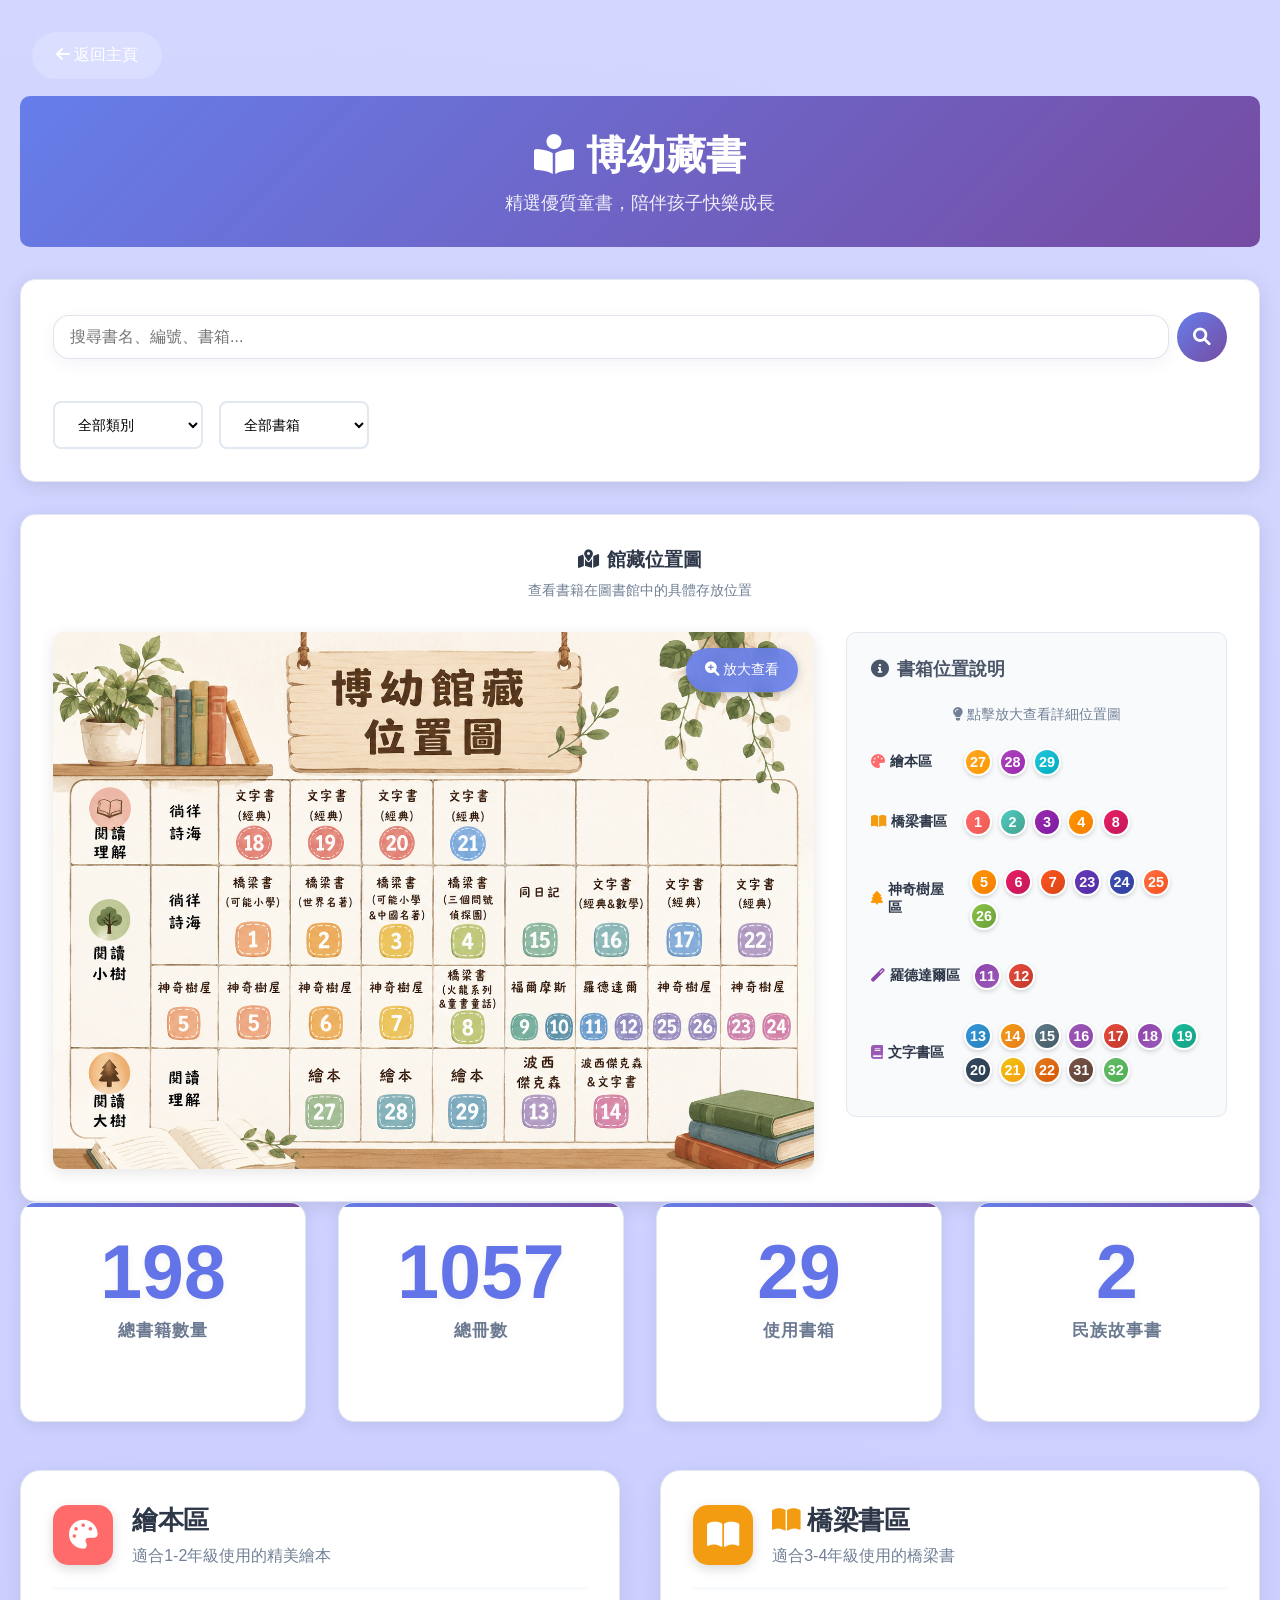
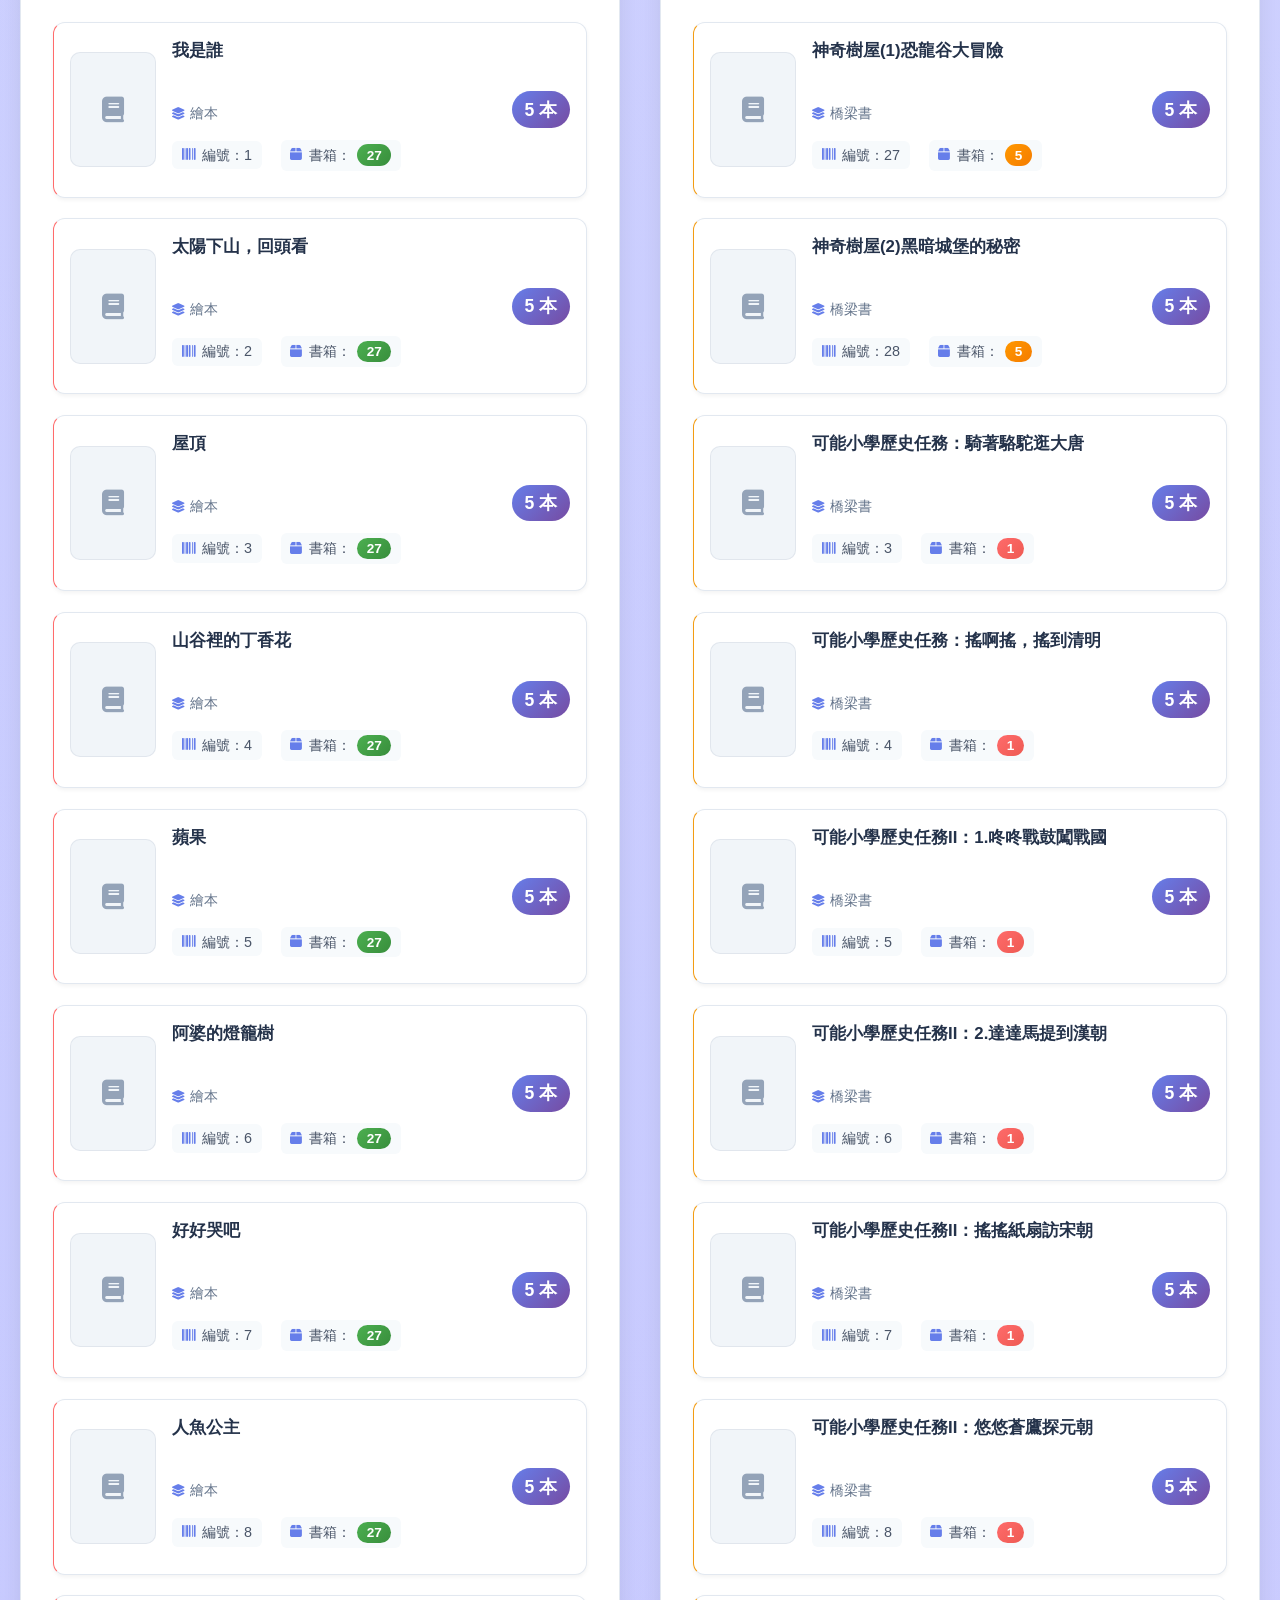
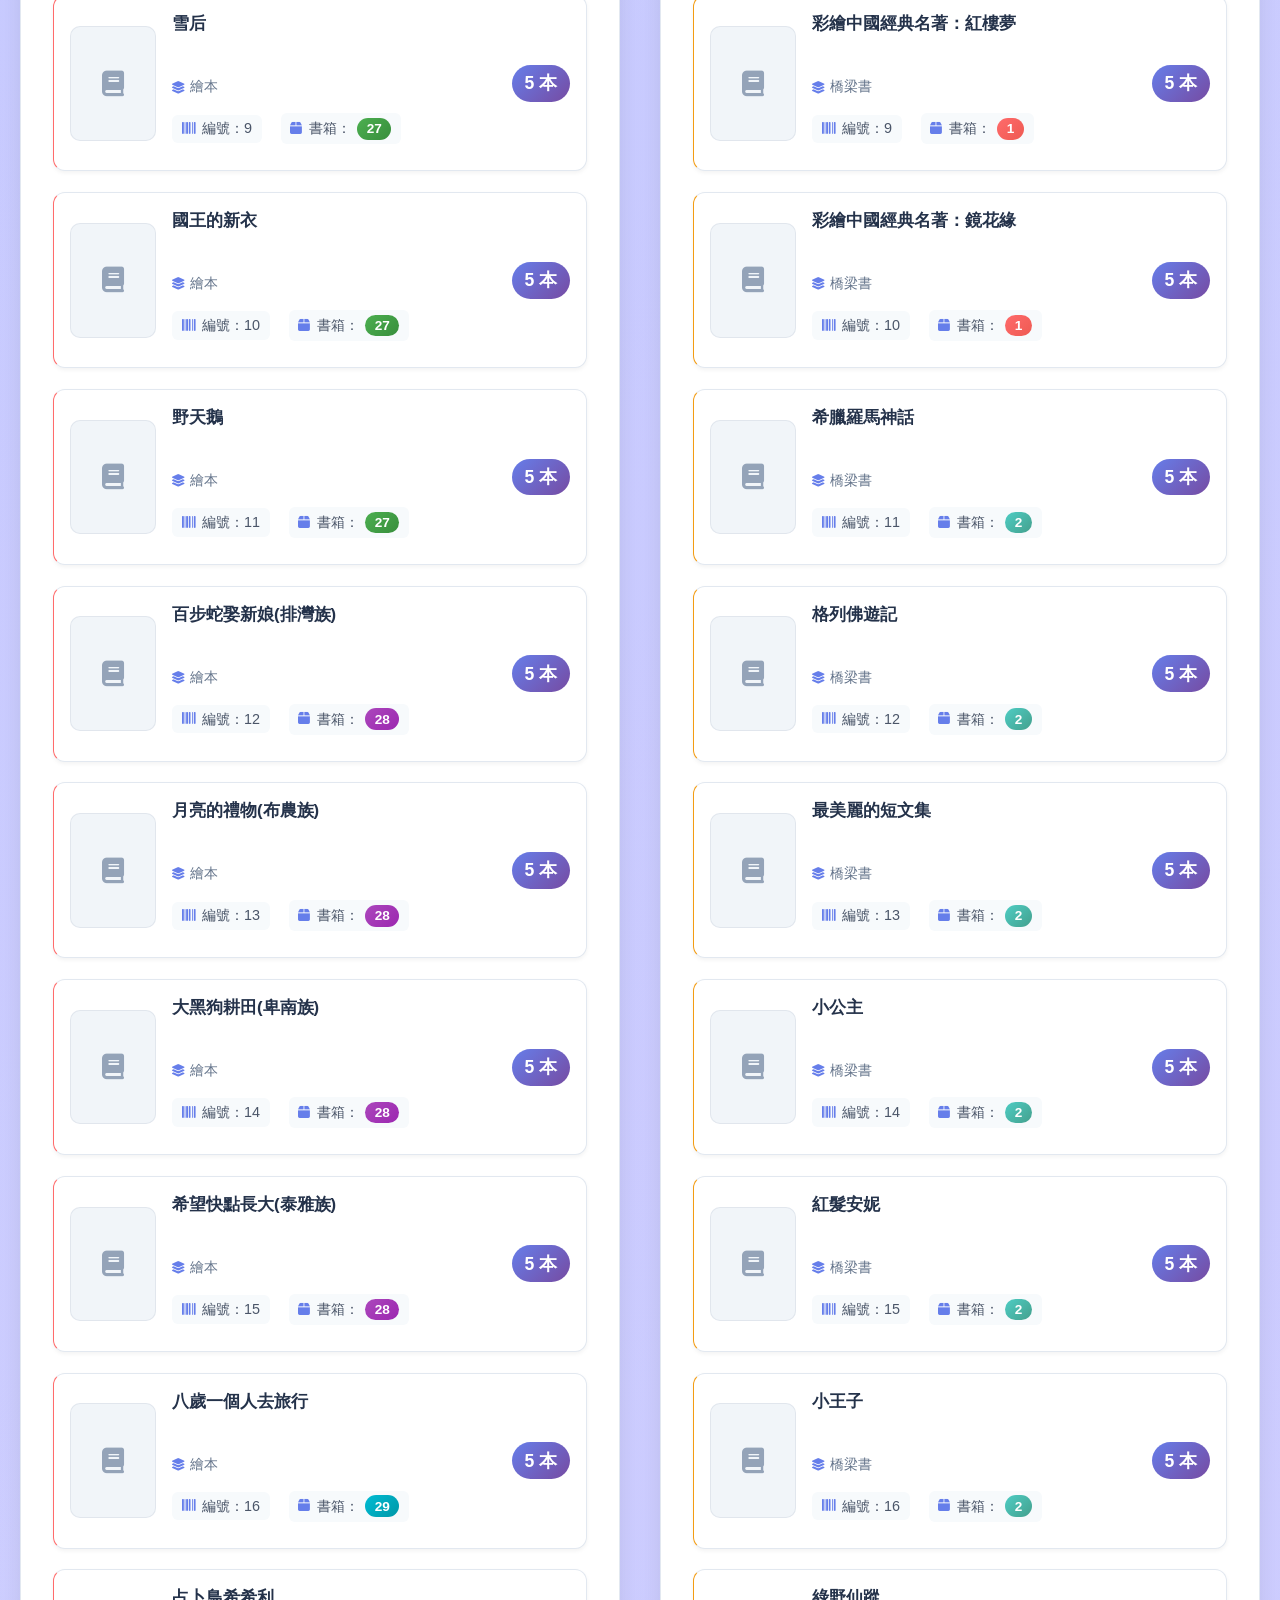
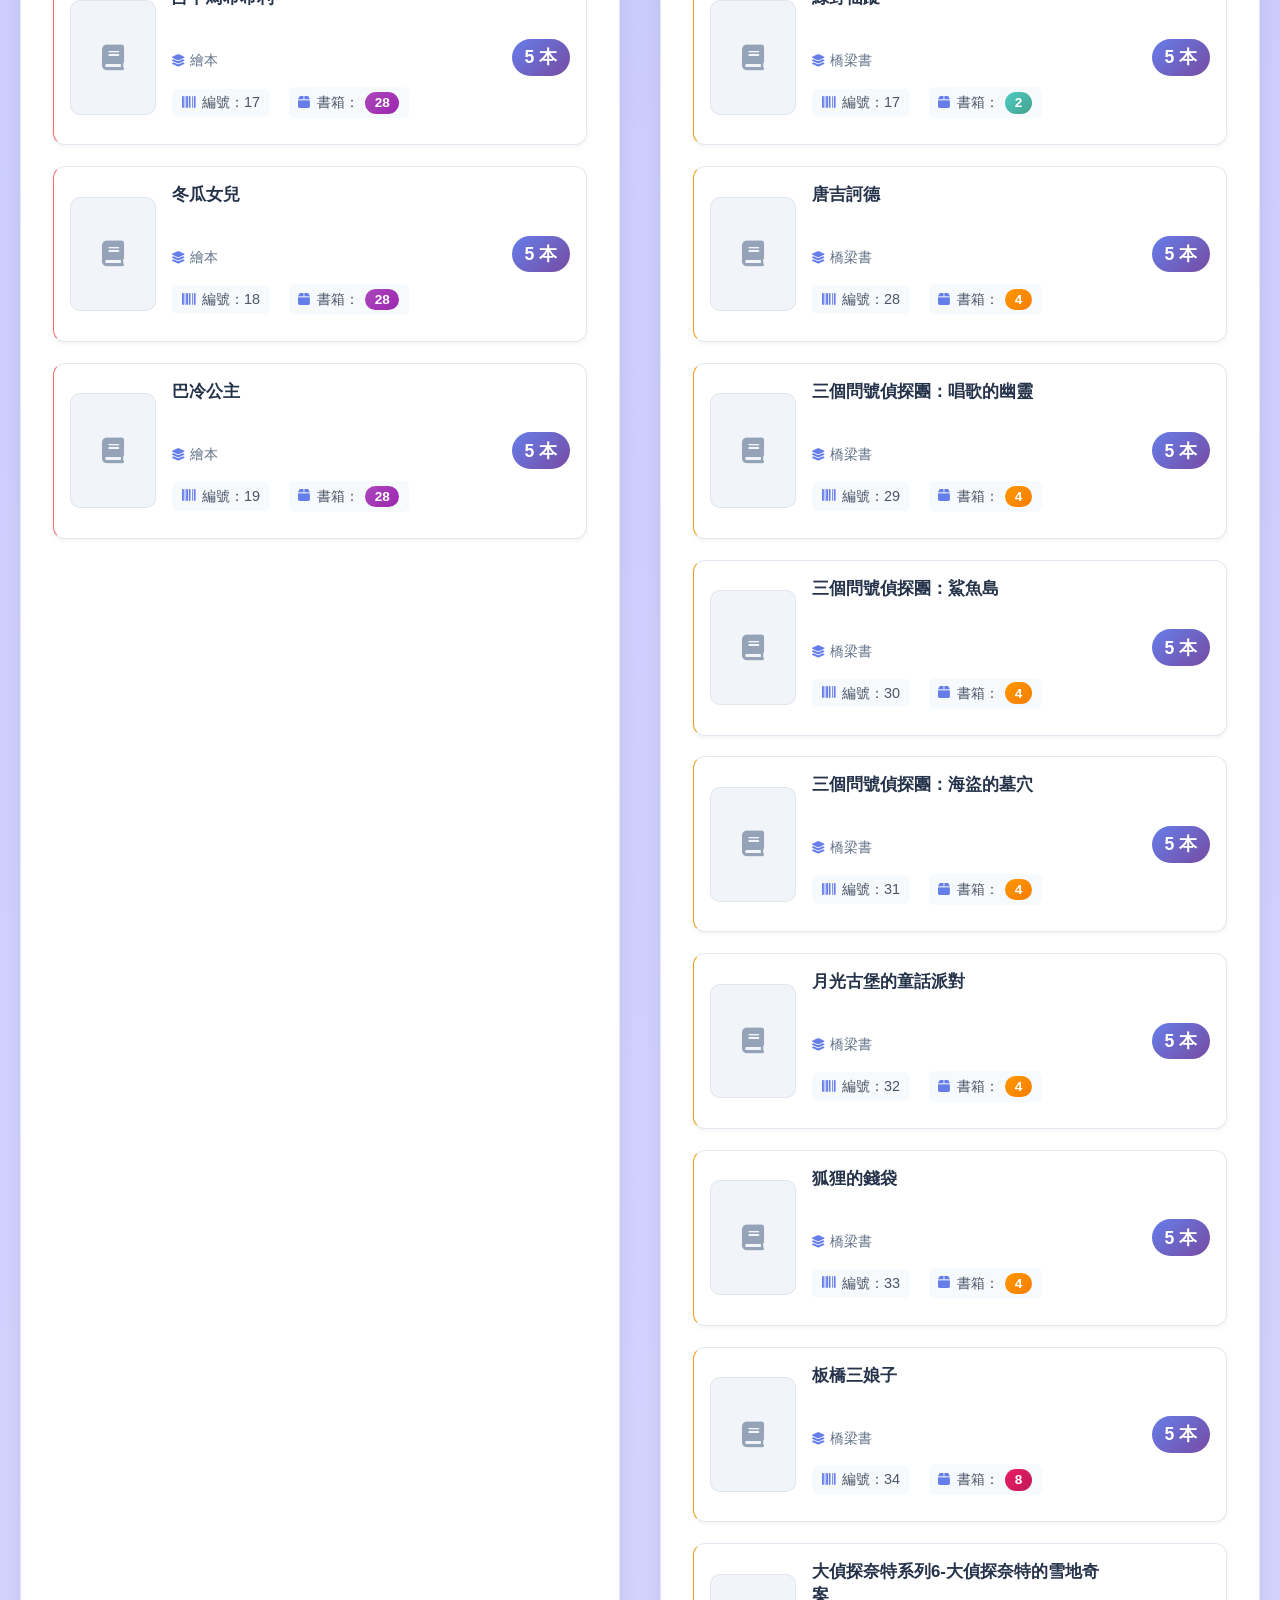
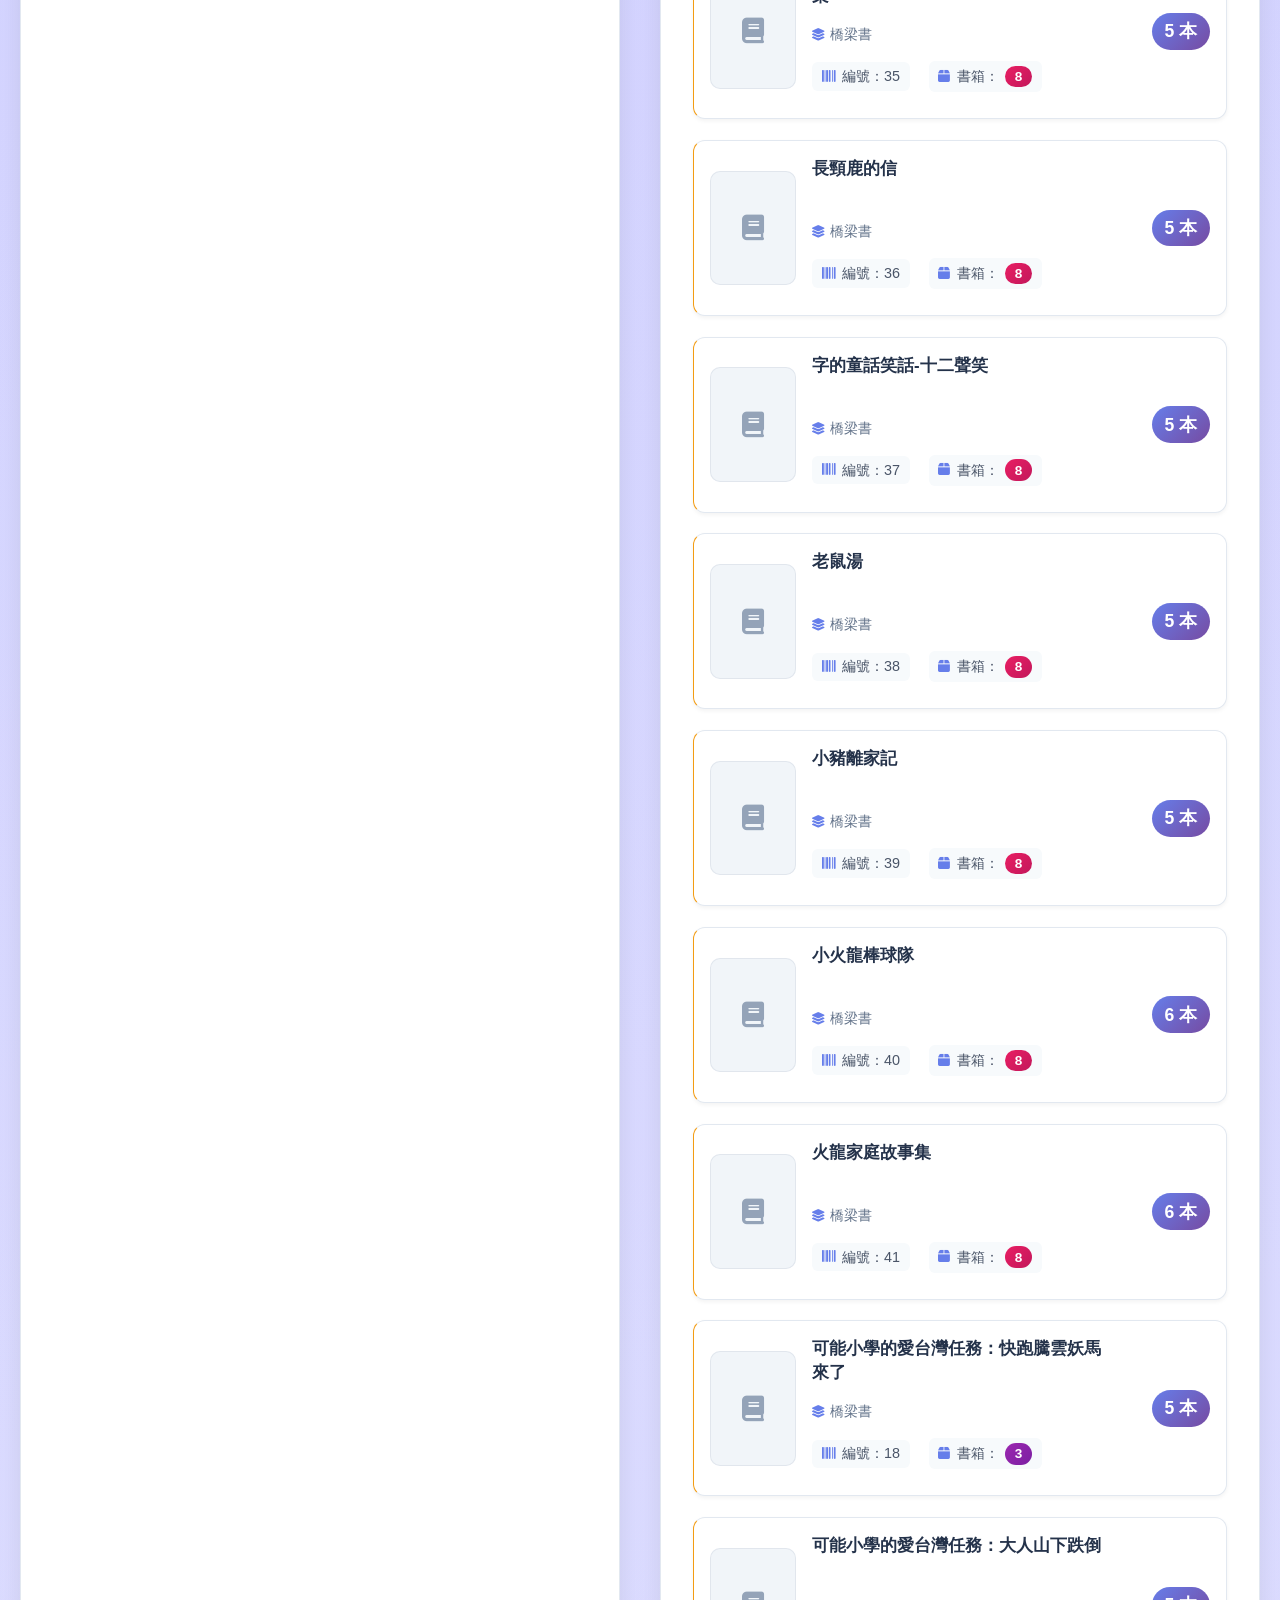
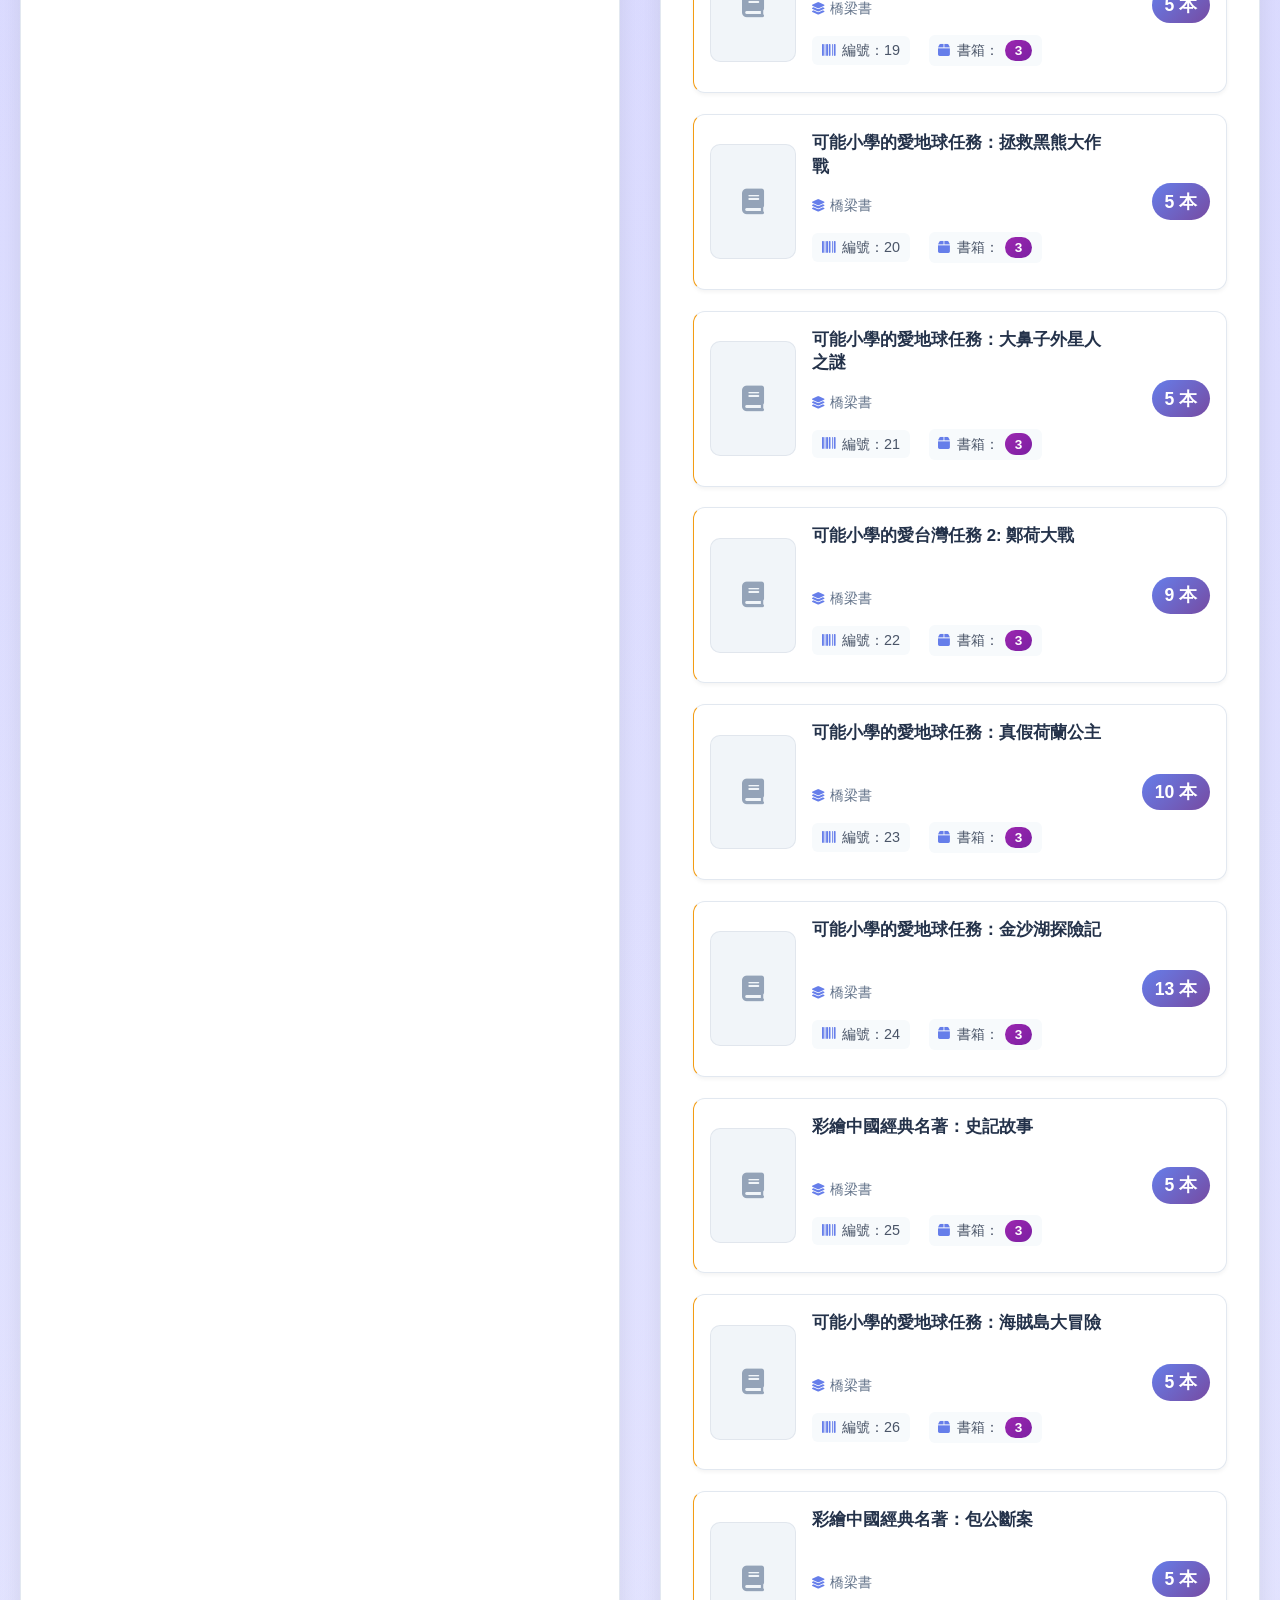
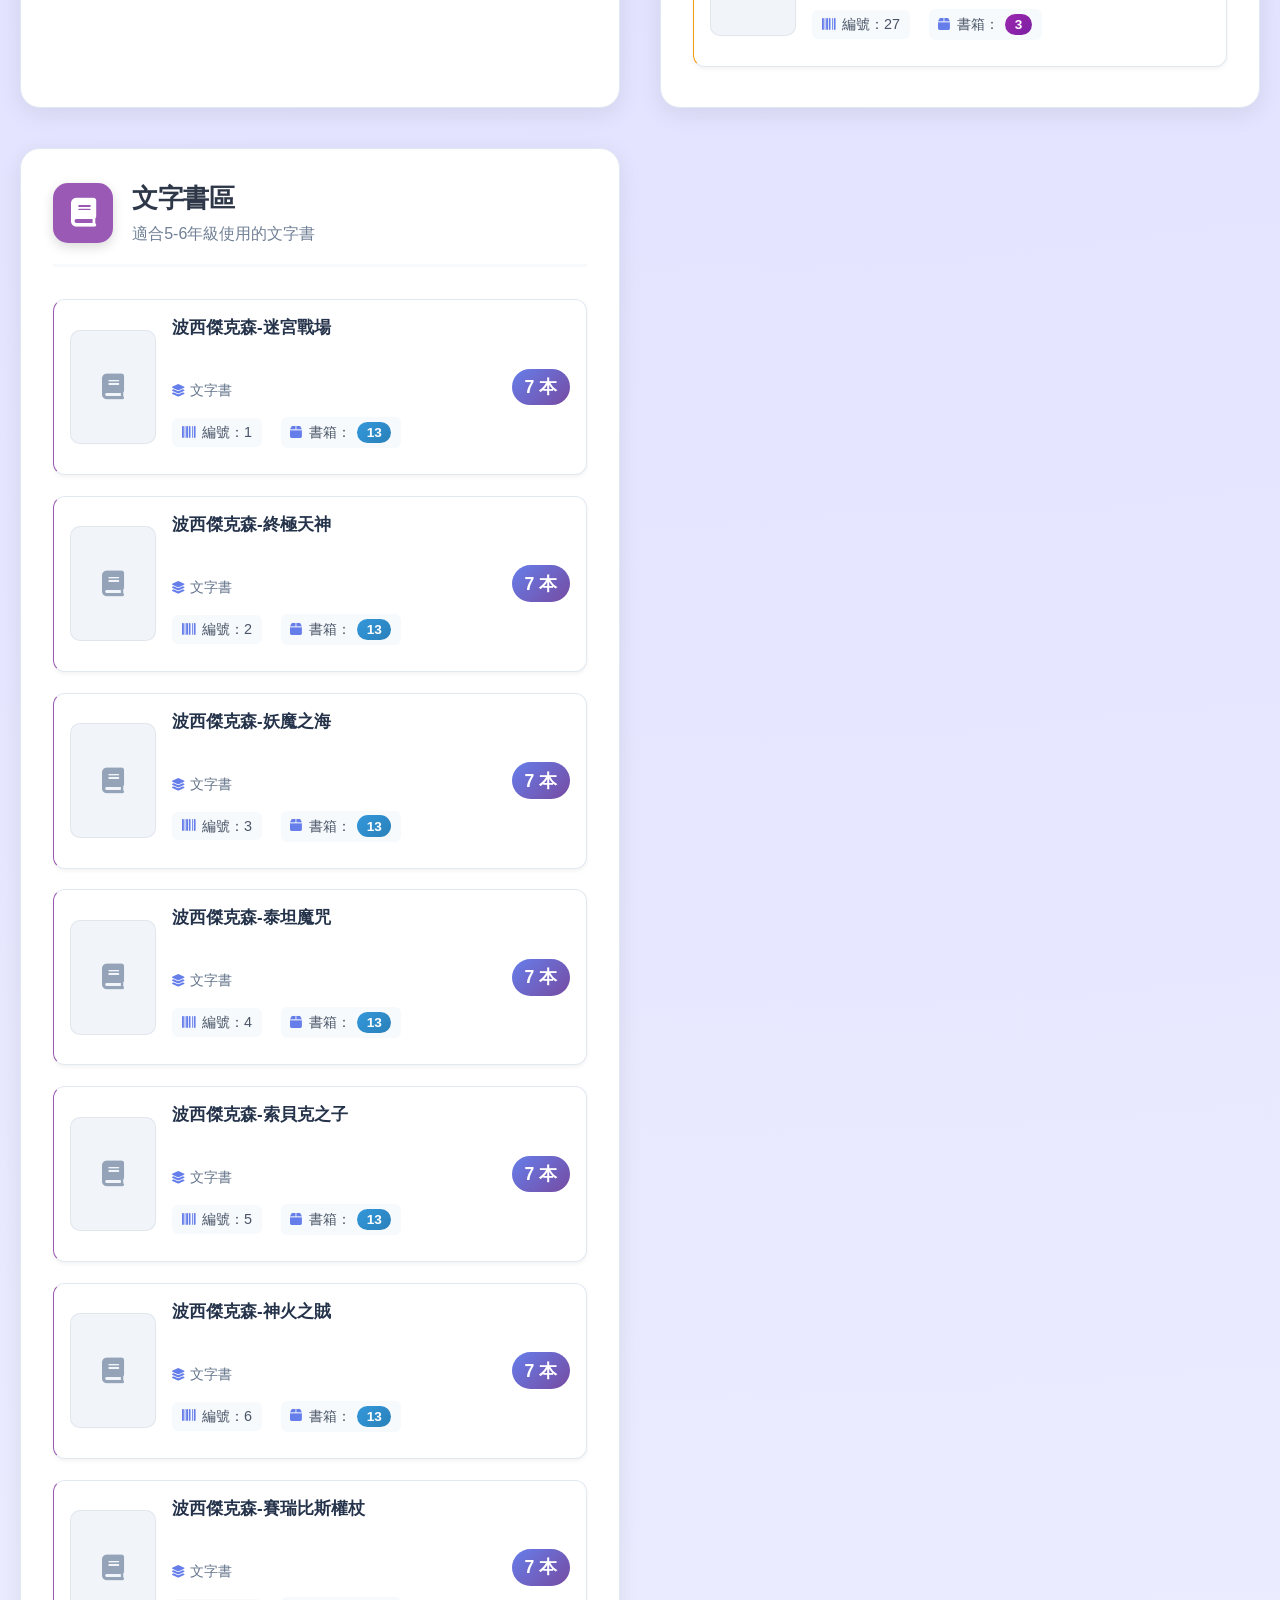
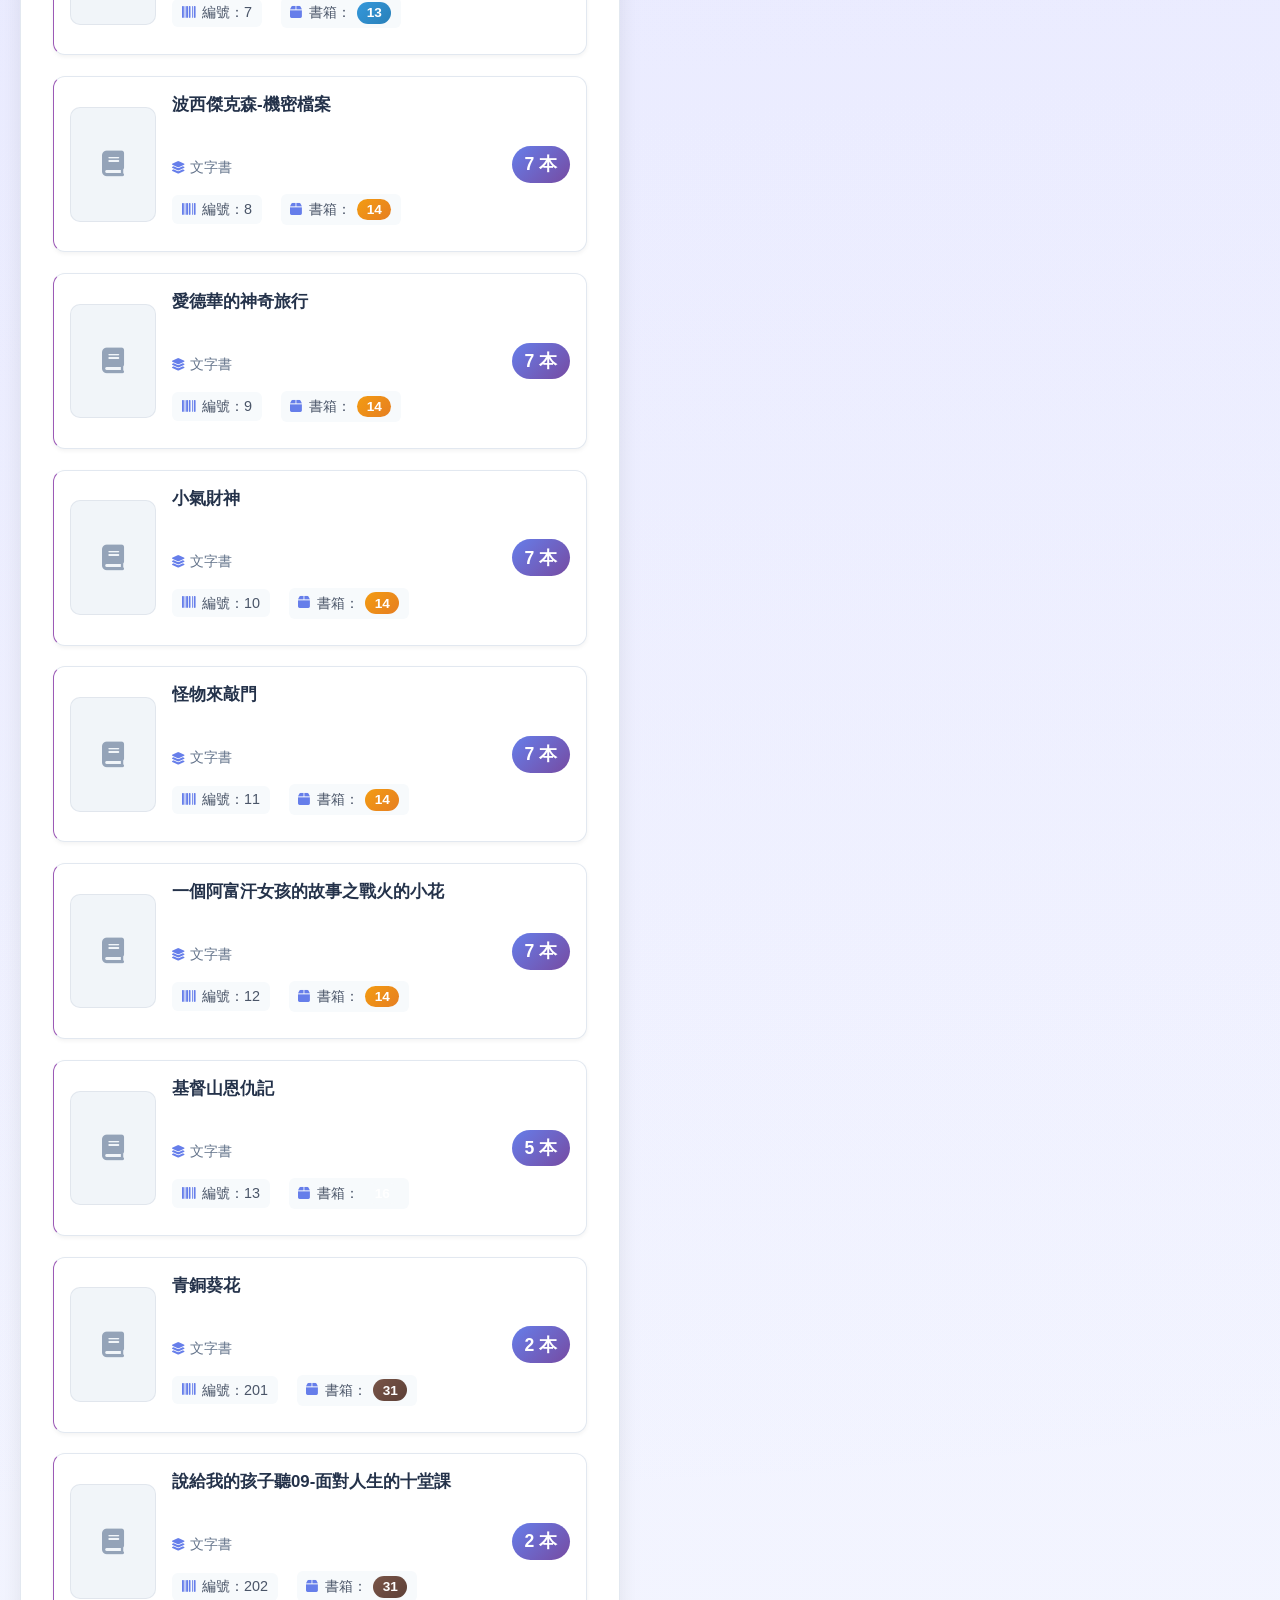
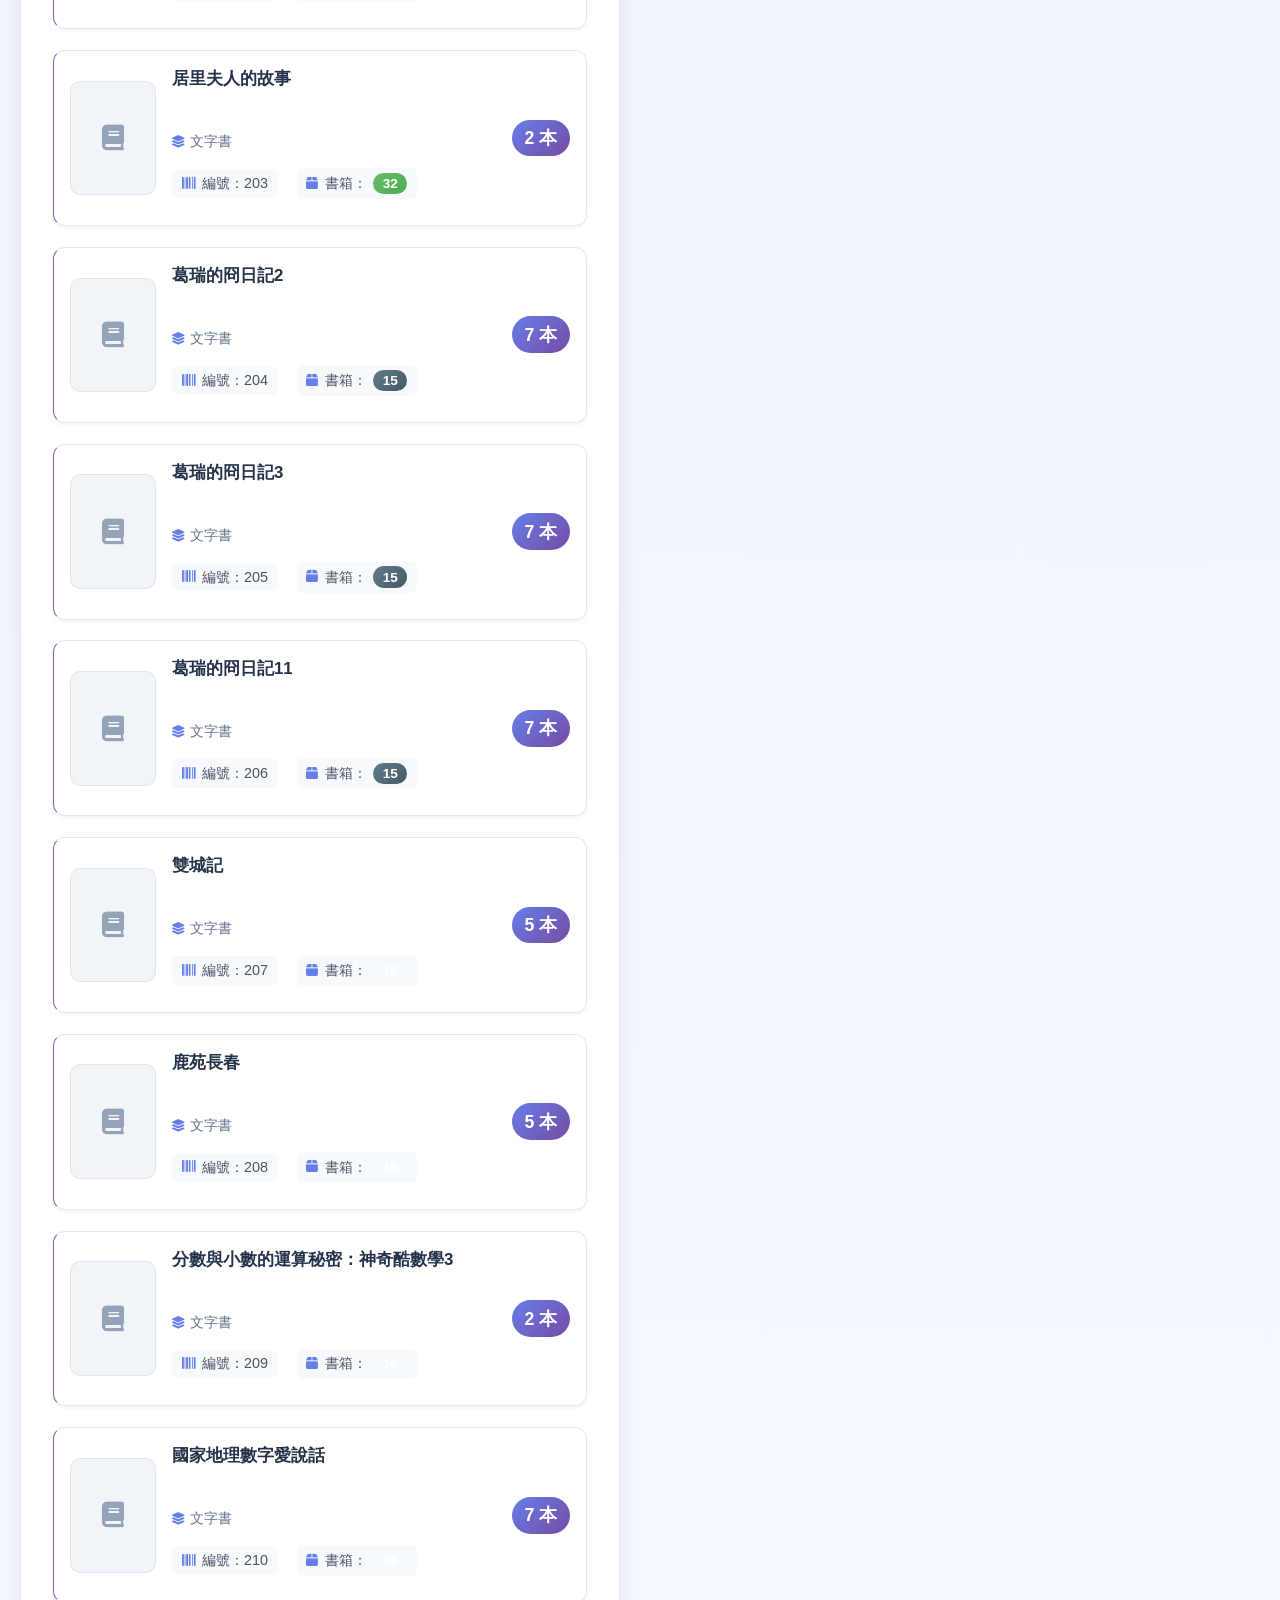
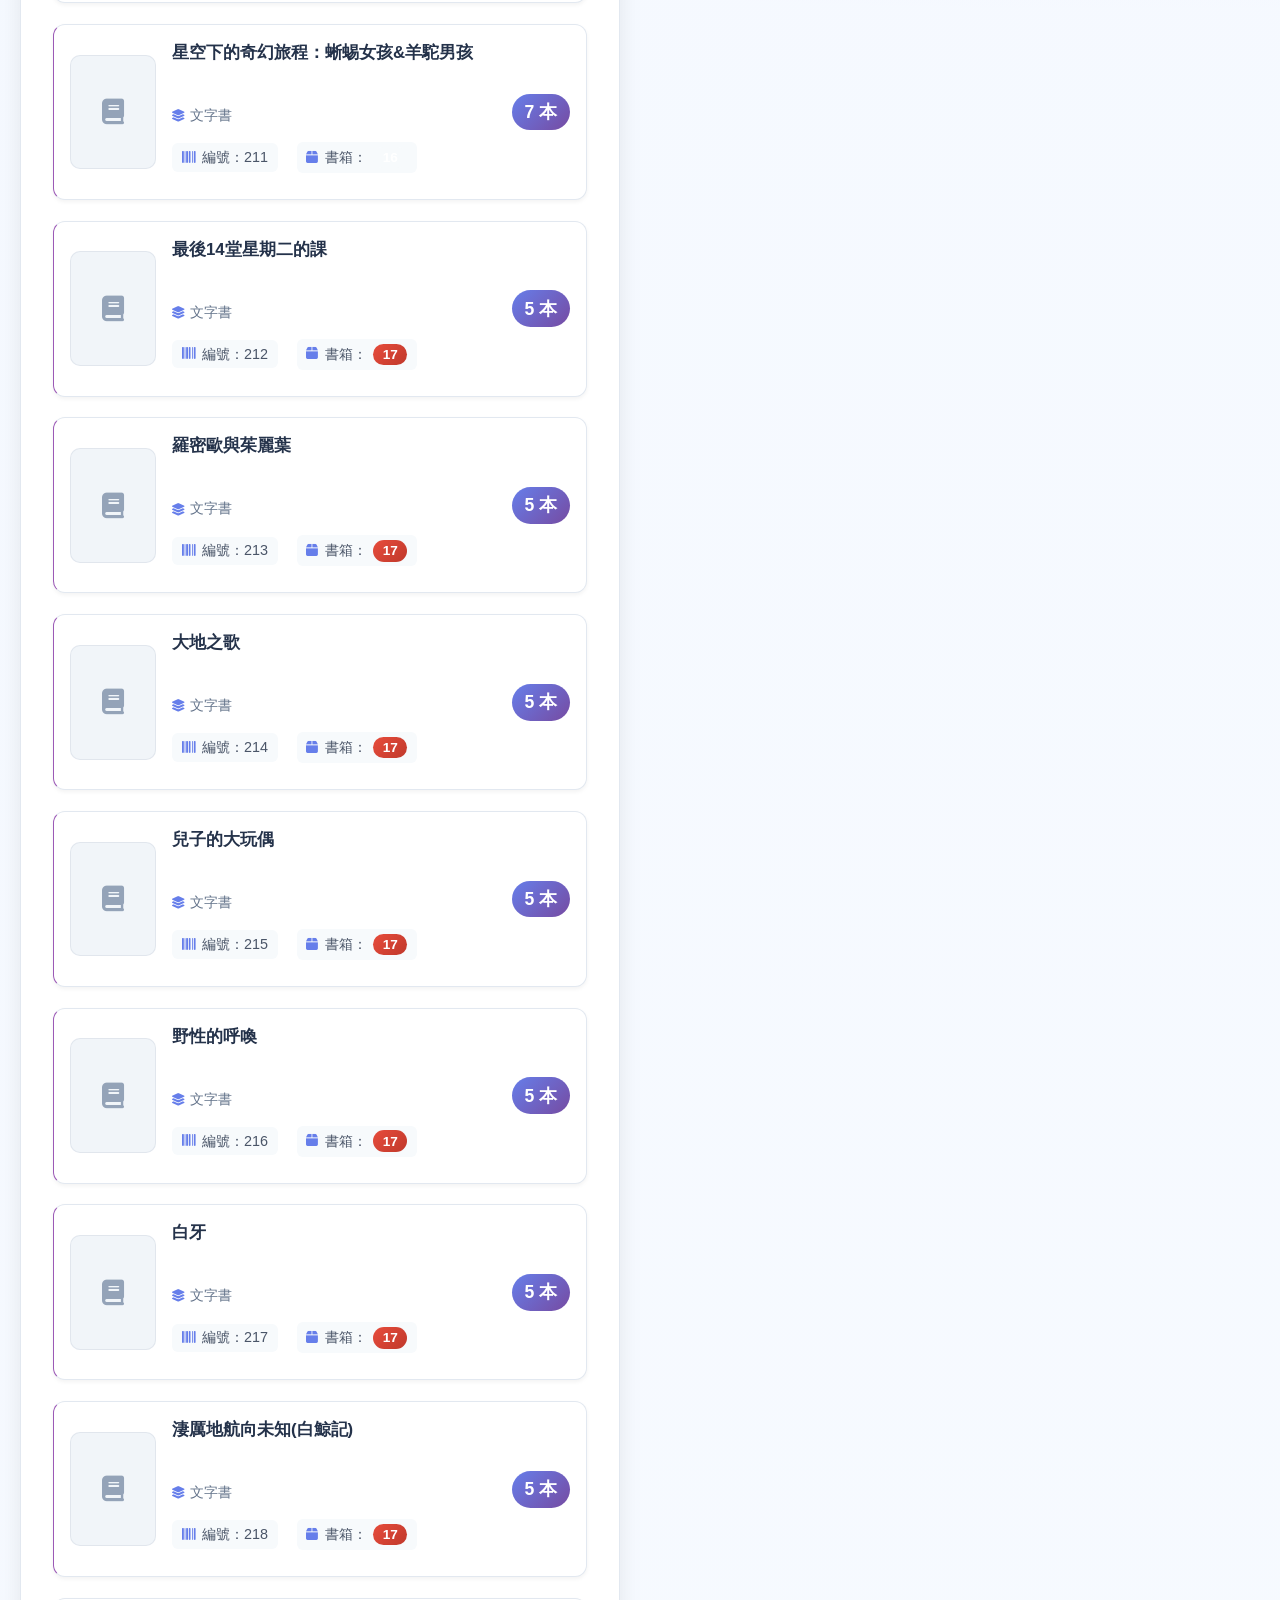
<file: boyou-books.html>
<!DOCTYPE html>
<html lang="zh-TW">
<head>
    <meta charset="UTF-8">
    <meta name="viewport" content="width=device-width, initial-scale=1.0">
    <title>博幼藏書 - 圖書館管理系統</title>
    <link rel="stylesheet" href="styles.css">
    <link href="https://cdnjs.cloudflare.com/ajax/libs/font-awesome/6.0.0/css/all.min.css" rel="stylesheet">
    <style>
        /* 博幼藏書專頁樣式 */
        .boyou-header {
            background: linear-gradient(135deg, #667eea 0%, #764ba2 100%);
            color: white;
            padding: 2rem;
            text-align: center;
            margin-bottom: 2rem;
            border-radius: 10px;
        }

        .boyou-header h1 {
            margin: 0;
            font-size: 2.5rem;
            font-weight: 700;
        }

        .boyou-header p {
            margin: 0.5rem 0 0 0;
            font-size: 1.1rem;
            opacity: 0.9;
        }

        /* 搜尋區域樣式 */
        .search-section {
            background: white;
            border-radius: 15px;
            padding: 2rem;
            margin-bottom: 2rem;
            box-shadow: 0 4px 20px rgba(0, 0, 0, 0.1);
            border: 1px solid #e2e8f0;
        }

        .search-container {
            display: flex;
            flex-direction: column;
            gap: 1.5rem;
        }

        .search-bar {
            display: flex;
            gap: 0.5rem;
            align-items: center;
            position: relative;
        }

        .search-bar input {
            flex: 1;
            padding: 1rem 1.5rem;
            border: 2px solid #e2e8f0;
            border-radius: 25px;
            font-size: 1rem;
            transition: all 0.3s ease;
            background: #f8fafc;
        }

        .search-bar input:focus {
            outline: none;
            border-color: #667eea;
            background: white;
            box-shadow: 0 0 0 3px rgba(102, 126, 234, 0.1);
        }

        .search-button, .clear-button {
            padding: 1rem;
            border: none;
            border-radius: 50%;
            cursor: pointer;
            font-size: 1.1rem;
            transition: all 0.3s ease;
            display: flex;
            align-items: center;
            justify-content: center;
            min-width: 50px;
            height: 50px;
        }

        .search-button {
            background: linear-gradient(135deg, #667eea 0%, #764ba2 100%);
            color: white;
        }

        .search-button:hover {
            transform: translateY(-2px);
            box-shadow: 0 4px 15px rgba(102, 126, 234, 0.3);
        }

        .clear-button {
            background: #f56565;
            color: white;
        }

        .clear-button:hover {
            background: #e53e3e;
            transform: translateY(-2px);
        }

        .search-filters {
            display: flex;
            gap: 1rem;
            flex-wrap: wrap;
        }

        .search-filters select {
            padding: 0.8rem 1.2rem;
            border: 2px solid #e2e8f0;
            border-radius: 8px;
            background: white;
            font-size: 0.9rem;
            cursor: pointer;
            transition: all 0.3s ease;
            min-width: 150px;
        }

        .search-filters select:focus {
            outline: none;
            border-color: #667eea;
            box-shadow: 0 0 0 3px rgba(102, 126, 234, 0.1);
        }

        .search-results-info {
            text-align: center;
            padding: 1rem;
            background: #f8fafc;
            border-radius: 8px;
            border: 1px solid #e2e8f0;
            color: #4a5568;
            font-weight: 500;
        }

        .search-results-info #search-count {
            color: #667eea;
            font-weight: 700;
        }

        /* 搜尋高亮樣式 */
        .highlight {
            background: #fef5e7;
            color: #d69e2e;
            padding: 0.1rem 0.3rem;
            border-radius: 3px;
            font-weight: 600;
        }

        /* 無搜尋結果樣式 */
        .no-results {
            text-align: center;
            padding: 3rem 2rem;
            color: #718096;
        }

        .no-results i {
            font-size: 3rem;
            margin-bottom: 1rem;
            color: #cbd5e0;
        }

        .no-results h3 {
            margin: 0 0 0.5rem 0;
            color: #4a5568;
        }

        .no-results p {
            margin: 0;
            font-size: 0.9rem;
        }

        .back-btn {
            position: absolute;
            top: 2rem;
            left: 2rem;
            background: rgba(255, 255, 255, 0.2);
            border: none;
            color: white;
            padding: 0.8rem 1.5rem;
            border-radius: 25px;
            cursor: pointer;
            font-size: 1rem;
            transition: all 0.3s ease;
            backdrop-filter: blur(10px);
        }

        .back-btn:hover {
            background: rgba(255, 255, 255, 0.3);
            transform: translateY(-2px);
        }

        .book-categories {
            display: grid;
            grid-template-columns: repeat(auto-fit, minmax(400px, 1fr));
            gap: 2.5rem;
            margin-bottom: 3rem;
        }

        .category-section {
            background: white;
            border-radius: 20px;
            padding: 2rem;
            box-shadow: 0 6px 25px rgba(0, 0, 0, 0.08);
            border: 1px solid #e2e8f0;
            transition: all 0.3s ease;
        }

        .category-section:hover {
            box-shadow: 0 8px 30px rgba(0, 0, 0, 0.12);
            transform: translateY(-2px);
        }

        .category-header {
            display: flex;
            align-items: center;
            gap: 1.2rem;
            margin-bottom: 2rem;
            padding-bottom: 1.2rem;
            border-bottom: 3px solid #f7fafc;
        }

        .category-icon {
            width: 60px;
            height: 60px;
            border-radius: 15px;
            display: flex;
            align-items: center;
            justify-content: center;
            font-size: 1.8rem;
            color: white;
            box-shadow: 0 4px 12px rgba(0, 0, 0, 0.15);
        }

        .category-info h3 {
            margin: 0;
            font-size: 1.6rem;
            color: #2d3748;
            font-weight: 700;
            letter-spacing: -0.02em;
        }

        .category-info p {
            margin: 0.5rem 0 0 0;
            color: #718096;
            font-size: 1rem;
            font-weight: 500;
        }

        .book-list {
            display: grid;
            gap: 0.8rem;
        }

        .book-item {
            display: grid;
            grid-template-columns: 86px minmax(0, 1fr) auto;
            align-items: center;
            gap: 1rem;
            padding: 1rem;
            background: #ffffff;
            border-radius: 12px;
            border-left: 5px solid;
            border: 1px solid #e2e8f0;
            transition: all 0.3s ease;
            margin-bottom: 0.5rem;
            box-shadow: 0 2px 4px rgba(0, 0, 0, 0.05);
        }

        .book-item:hover {
            background: #f8fafc;
            transform: translateY(-2px);
            box-shadow: 0 4px 12px rgba(0, 0, 0, 0.1);
            border-left-width: 6px;
        }

        .book-thumb {
            width: 86px;
            aspect-ratio: 3 / 4;
            border-radius: 10px;
            background: #f1f5f9;
            overflow: hidden;
            display: flex;
            align-items: center;
            justify-content: center;
            color: #94a3b8;
            box-shadow: inset 0 0 0 1px rgba(148, 163, 184, 0.18);
        }

        .book-thumb img {
            width: 100%;
            height: 100%;
            object-fit: cover;
            display: block;
        }

        .book-thumb i {
            font-size: 1.6rem;
        }

        .book-info {
            min-width: 0;
        }

        .book-title {
            font-weight: 600;
            color: #2d3748;
            margin-bottom: 0.5rem;
            font-size: 1.05rem;
            line-height: 1.4;
        }

        .book-meta {
            display: flex;
            flex-wrap: wrap;
            gap: 0.45rem 0.7rem;
            margin-bottom: 0.65rem;
            color: #64748b;
            font-size: 0.86rem;
            line-height: 1.35;
        }

        .book-meta span,
        .book-meta a {
            display: inline-flex;
            align-items: center;
            gap: 0.35rem;
            min-width: 0;
        }

        .book-meta i {
            color: #667eea;
            font-size: 0.78rem;
        }

        .book-link {
            color: #4f46e5;
            text-decoration: none;
            font-weight: 700;
        }

        .book-link:hover {
            text-decoration: underline;
        }



        .book-details {
            display: flex;
            flex-wrap: wrap;
            gap: 1.2rem;
            font-size: 0.9rem;
            color: #4a5568;
            align-items: center;
        }

        .book-details span {
            display: flex;
            align-items: center;
            gap: 0.4rem;
            padding: 0.3rem 0.6rem;
            background: #f7fafc;
            border-radius: 6px;
            font-weight: 500;
        }

        .book-details i {
            color: #667eea;
            font-size: 0.85rem;
        }

        /* 書箱號碼特殊樣式 */
        .book-details .box-number {
            color: white;
            padding: 0.2rem 0.6rem;
            border-radius: 12px;
            font-weight: 600;
            font-size: 0.85rem;
            display: inline-block;
            min-width: 24px;
            text-align: center;
        }

        /* 不同書箱號碼的顏色 */
        .box-number.box-1 {
            background: linear-gradient(135deg, #ff6b6b 0%, #ee5a52 100%);
        }

        .box-number.box-2 {
            background: linear-gradient(135deg, #4ecdc4 0%, #44a08d 100%);
        }

        .box-number.box-3 {
            background: linear-gradient(135deg, #9c27b0 0%, #7b1fa2 100%);
        }

        .box-number.box-5 {
            background: linear-gradient(135deg, #ff9800 0%, #f57c00 100%);
        }

        .box-number.box-6 {
            background: linear-gradient(135deg, #e91e63 0%, #c2185b 100%);
        }

        .box-number.box-7 {
            background: linear-gradient(135deg, #ff5722 0%, #d84315 100%);
        }

        .box-number.box-23 {
            background: linear-gradient(135deg, #673ab7 0%, #512da8 100%);
        }

        .box-number.box-24 {
            background: linear-gradient(135deg, #3f51b5 0%, #303f9f 100%);
        }

        .box-number.box-25 {
            background: linear-gradient(135deg, #ff7043 0%, #f4511e 100%);
        }

        .box-number.box-26 {
            background: linear-gradient(135deg, #8bc34a 0%, #689f38 100%);
        }

        .box-number.box-27 {
            background: linear-gradient(135deg, #4caf50 0%, #388e3c 100%);
        }

        .box-number.box-28 {
            background: linear-gradient(135deg, #ab47bc 0%, #9c27b0 100%);
        }

        .box-number.box-29 {
            background: linear-gradient(135deg, #00bcd4 0%, #0097a7 100%);
        }

        .box-number.box-31 {
            background: linear-gradient(135deg, #795548 0%, #5d4037 100%);
        }

        .box-number.box-32 {
            background: linear-gradient(135deg, #66bb6a 0%, #4caf50 100%);
        }

        .box-number.box-4 {
            background: linear-gradient(135deg, #ff9800 0%, #f57c00 100%);
        }

        .box-number.box-8 {
            background: linear-gradient(135deg, #e91e63 0%, #c2185b 100%);
        }

        .box-number.box-17 {
            background: linear-gradient(135deg, #e74c3c 0%, #c0392b 100%);
        }

        .box-number.box-18 {
            background: linear-gradient(135deg, #8e44ad 0%, #9b59b6 100%);
        }

        .box-number.box-19 {
            background: linear-gradient(135deg, #1abc9c 0%, #16a085 100%);
        }

        .box-number.box-20 {
            background: linear-gradient(135deg, #34495e 0%, #2c3e50 100%);
        }

        .box-number.box-21 {
            background: linear-gradient(135deg, #f1c40f 0%, #f39c12 100%);
        }

        .box-number.box-22 {
            background: linear-gradient(135deg, #e67e22 0%, #d35400 100%);
        }

        .box-number.box-11 {
            background: linear-gradient(135deg, #8e44ad 0%, #9b59b6 100%);
        }

        .box-number.box-12 {
            background: linear-gradient(135deg, #e74c3c 0%, #c0392b 100%);
        }

        .box-number.box-13 {
            background: linear-gradient(135deg, #3498db 0%, #2980b9 100%);
        }

        .box-number.box-14 {
            background: linear-gradient(135deg, #f39c12 0%, #e67e22 100%);
        }

        .box-number        .box-16 {
            background: linear-gradient(135deg, #9b59b6 0%, #8e44ad 100%);
        }

        .box-15 {
            background: linear-gradient(135deg, #607d8b 0%, #455a64 100%);
        }

        .box-number.box-15 {
            background: linear-gradient(135deg, #607d8b 0%, #455a64 100%);
        }

        /* 書箱號碼懸停效果 */
        .box-number:hover {
            transform: scale(1.1);
            box-shadow: 0 2px 8px rgba(0, 0, 0, 0.2);
            transition: all 0.2s ease;
        }

        .book-stats {
            text-align: right;
            font-size: 0.95rem;
            min-width: 80px;
            justify-self: end;
        }

        .book-count {
            font-weight: 700;
            color: #2d3748;
            font-size: 1.1rem;
            padding: 0.4rem 0.8rem;
            background: linear-gradient(135deg, #667eea 0%, #764ba2 100%);
            color: white;
            border-radius: 20px;
            display: inline-block;
            white-space: nowrap;
        }

        .book-box {
            font-size: 0.85rem;
            font-weight: 600;
            color: white;
            padding: 0.3rem 0.8rem;
            border-radius: 15px;
            display: inline-block;
            margin-top: 0.3rem;
            box-shadow: 0 2px 8px rgba(0, 0, 0, 0.2);
            transition: all 0.3s ease;
            border: 2px solid rgba(255, 255, 255, 0.3);
        }

        /* 不同書箱的顏色 */
        .box-1 {
            background: linear-gradient(135deg, #ff6b6b 0%, #ee5a52 100%);
        }

        .box-2 {
            background: linear-gradient(135deg, #4ecdc4 0%, #44a08d 100%);
        }

        .box-3 {
            background: linear-gradient(135deg, #9c27b0 0%, #7b1fa2 100%);
        }

        .box-27 {
            background: linear-gradient(135deg, #4caf50 0%, #388e3c 100%);
        }

        .box-28 {
            background: linear-gradient(135deg, #ab47bc 0%, #9c27b0 100%);
        }

        .box-29 {
            background: linear-gradient(135deg, #00bcd4 0%, #0097a7 100%);
        }

        .box-31 {
            background: linear-gradient(135deg, #795548 0%, #5d4037 100%);
        }

        .box-32 {
            background: linear-gradient(135deg, #66bb6a 0%, #4caf50 100%);
        }

        .box-4 {
            background: linear-gradient(135deg, #ff9800 0%, #f57c00 100%);
        }

        .box-8 {
            background: linear-gradient(135deg, #e91e63 0%, #c2185b 100%);
        }

        .box-17 {
            background: linear-gradient(135deg, #e74c3c 0%, #c0392b 100%);
        }

        .box-18 {
            background: linear-gradient(135deg, #8e44ad 0%, #9b59b6 100%);
        }

        .box-19 {
            background: linear-gradient(135deg, #1abc9c 0%, #16a085 100%);
        }

        .box-20 {
            background: linear-gradient(135deg, #34495e 0%, #2c3e50 100%);
        }

        .box-21 {
            background: linear-gradient(135deg, #f1c40f 0%, #f39c12 100%);
        }

        .box-22 {
            background: linear-gradient(135deg, #e67e22 0%, #d35400 100%);
        }

        .box-5 {
            background: linear-gradient(135deg, #ff9800 0%, #f57c00 100%);
        }

        .box-6 {
            background: linear-gradient(135deg, #e91e63 0%, #c2185b 100%);
        }

        .box-7 {
            background: linear-gradient(135deg, #ff5722 0%, #d84315 100%);
        }

        .box-23 {
            background: linear-gradient(135deg, #673ab7 0%, #512da8 100%);
        }

        .box-24 {
            background: linear-gradient(135deg, #3f51b5 0%, #303f9f 100%);
        }

        .box-25 {
            background: linear-gradient(135deg, #ff7043 0%, #f4511e 100%);
        }

        .box-26 {
            background: linear-gradient(135deg, #8bc34a 0%, #689f38 100%);
        }

        .book-box:hover {
            transform: translateY(-2px) scale(1.05);
            box-shadow: 0 4px 15px rgba(0, 0, 0, 0.3);
        }

        .stats-overview {
            display: grid;
            grid-template-columns: repeat(auto-fit, minmax(220px, 1fr));
            gap: 2rem;
            margin-bottom: 3rem;
        }

        .stat-card {
            background: white;
            padding: 2rem;
            border-radius: 16px;
            text-align: center;
            box-shadow: 0 4px 15px rgba(0, 0, 0, 0.08);
            border: 1px solid #e2e8f0;
            transition: all 0.3s ease;
            position: relative;
            overflow: hidden;
        }

        .stat-card::before {
            content: '';
            position: absolute;
            top: 0;
            left: 0;
            right: 0;
            height: 4px;
            background: linear-gradient(135deg, #667eea 0%, #764ba2 100%);
        }

        .stat-card:hover {
            transform: translateY(-3px);
            box-shadow: 0 8px 25px rgba(0, 0, 0, 0.12);
        }

        .stat-number {
            font-size: 2.5rem;
            font-weight: 800;
            color: #2d3748;
            display: block;
            margin-bottom: 0.5rem;
        }

        .stat-label {
            color: #718096;
            font-size: 1rem;
            font-weight: 600;
            text-transform: uppercase;
            letter-spacing: 0.05em;
        }

        .special-books {
            background: linear-gradient(135deg, #ffecd2 0%, #fcb69f 100%);
            border-radius: 15px;
            padding: 2rem;
            margin-top: 2rem;
        }

        .special-books h3 {
            color: #8b4513;
            margin-bottom: 1rem;
            display: flex;
            align-items: center;
            gap: 0.5rem;
        }

        .ethnic-books {
            display: grid;
            grid-template-columns: repeat(auto-fit, minmax(300px, 1fr));
            gap: 1rem;
        }

        .ethnic-book {
            background: rgba(255, 255, 255, 0.7);
            padding: 1rem;
            border-radius: 8px;
            border-left: 4px solid #d4a574;
        }

        .ethnic-tribe {
            font-weight: 600;
            color: #8b4513;
            margin-bottom: 0.3rem;
        }

        .ethnic-title {
            color: #2d3748;
        }

        /* 神奇樹屋區塊樣式 */
        .magic-tree-house-section {
            background: linear-gradient(135deg, #fff3e0 0%, #ffe0b2 100%);
            border: 2px solid #ff9800;
            position: relative;
            overflow: hidden;
        }

        .magic-tree-house-section::before {
            content: '';
            position: absolute;
            top: -50%;
            right: -50%;
            width: 200%;
            height: 200%;
            background: radial-gradient(circle, rgba(255, 152, 0, 0.1) 0%, transparent 70%);
            animation: float 6s ease-in-out infinite;
            pointer-events: none;
        }

        @keyframes float {
            0%, 100% { transform: translateY(0px) rotate(0deg); }
            50% { transform: translateY(-10px) rotate(2deg); }
        }

        .magic-tree-house-section .category-header {
            position: relative;
            z-index: 1;
        }

        .magic-tree-house-section .book-item {
            background: rgba(255, 255, 255, 0.9);
            border-left: 4px solid #ff9800;
            box-shadow: 0 2px 8px rgba(255, 152, 0, 0.2);
        }

        .magic-tree-house-section .book-item:hover {
            background: rgba(255, 255, 255, 1);
            box-shadow: 0 4px 15px rgba(255, 152, 0, 0.3);
        }

        /* 羅德達爾區塊樣式 */
        .roald-dahl-section {
            background: linear-gradient(135deg, #f8e8ff 0%, #e8d5f2 100%);
            border: 2px solid #8e44ad;
            position: relative;
            overflow: hidden;
        }

        .roald-dahl-section::before {
            content: '';
            position: absolute;
            top: -30%;
            left: -30%;
            width: 160%;
            height: 160%;
            background: radial-gradient(circle, rgba(142, 68, 173, 0.1) 0%, transparent 60%);
            animation: float 8s ease-in-out infinite;
            pointer-events: none;
        }

        .roald-dahl-section .category-header {
            position: relative;
            z-index: 1;
        }

        .roald-dahl-section .book-item {
            background: rgba(255, 255, 255, 0.9);
            border-left: 4px solid #8e44ad;
            box-shadow: 0 2px 8px rgba(142, 68, 173, 0.2);
        }

        .roald-dahl-section .book-item:hover {
            background: rgba(255, 255, 255, 1);
            box-shadow: 0 4px 15px rgba(142, 68, 173, 0.3);
        }

        /* 館藏位置圖樣式 */
        .location-map-section {
            background: white;
            border-radius: 15px;
            padding: 2rem;
            margin-top: 2rem;
            box-shadow: 0 4px 20px rgba(0, 0, 0, 0.1);
            border: 1px solid #e2e8f0;
        }

        .location-header {
            text-align: center;
            margin-bottom: 2rem;
        }

        .location-header h3 {
            color: #2d3748;
            margin-bottom: 0.5rem;
            display: flex;
            align-items: center;
            justify-content: center;
            gap: 0.5rem;
        }

        .location-header p {
            color: #718096;
            font-size: 0.9rem;
        }

        .location-map-container {
            display: grid;
            grid-template-columns: 2fr 1fr;
            gap: 2rem;
            align-items: start;
        }

        .location-map-wrapper {
            position: relative;
            border-radius: 10px;
            overflow: hidden;
            box-shadow: 0 4px 15px rgba(0, 0, 0, 0.1);
            background: #f8fafc;
        }

        .location-map-image {
            width: 100%;
            height: auto;
            display: block;
            transition: transform 0.3s ease;
            cursor: pointer;
        }

        .location-map-image:hover {
            transform: scale(1.02);
        }

        .map-overlay {
            position: absolute;
            top: 1rem;
            right: 1rem;
        }

        .map-zoom-btn {
            background: rgba(102, 126, 234, 0.9);
            color: white;
            border: none;
            padding: 0.8rem 1.2rem;
            border-radius: 25px;
            cursor: pointer;
            font-size: 0.9rem;
            font-weight: 500;
            transition: all 0.3s ease;
            backdrop-filter: blur(10px);
            box-shadow: 0 2px 10px rgba(0, 0, 0, 0.2);
        }

        .map-zoom-btn:hover {
            background: rgba(102, 126, 234, 1);
            transform: translateY(-2px);
            box-shadow: 0 4px 15px rgba(0, 0, 0, 0.3);
        }

        .location-legend {
            background: #f8fafc;
            padding: 1.5rem;
            border-radius: 10px;
            border: 1px solid #e2e8f0;
        }

        .location-legend h4 {
            color: #4a5568;
            margin-bottom: 1.5rem;
            display: flex;
            align-items: center;
            gap: 0.5rem;
            font-size: 1.1rem;
        }

        .legend-section {
            margin-bottom: 1.5rem;
            padding-bottom: 1rem;
            border-bottom: 1px solid #e2e8f0;
        }

        .legend-section:last-child {
            border-bottom: none;
            margin-bottom: 0;
        }

        .legend-section h5 {
            color: #2d3748;
            margin: 0 0 0.8rem 0;
            font-size: 1rem;
            font-weight: 600;
            display: flex;
            align-items: center;
            gap: 0.5rem;
        }

        .legend-items {
            display: flex;
            flex-direction: column;
            gap: 0.6rem;
            margin-left: 0.5rem;
        }

        .legend-item {
            display: flex;
            align-items: center;
            gap: 0.8rem;
            font-size: 0.9rem;
            color: #4a5568;
            padding: 0.3rem 0;
        }

        .legend-color {
            width: 24px;
            height: 24px;
            border-radius: 8px;
            flex-shrink: 0;
            border: 2px solid white;
            box-shadow: 0 2px 4px rgba(0, 0, 0, 0.15);
        }

        /* 模態框樣式 */
        .modal {
            display: none;
            position: fixed;
            z-index: 1000;
            left: 0;
            top: 0;
            width: 100%;
            height: 100%;
            background-color: rgba(0, 0, 0, 0.8);
            backdrop-filter: blur(5px);
        }

        .map-modal-content {
            background-color: white;
            margin: 2% auto;
            padding: 2rem;
            border-radius: 15px;
            width: 90%;
            max-width: 1000px;
            max-height: 90vh;
            overflow-y: auto;
            position: relative;
            box-shadow: 0 10px 30px rgba(0, 0, 0, 0.3);
        }

        .modal-map-container {
            text-align: center;
            margin: 1rem 0;
        }

        .modal-map-image {
            max-width: 100%;
            height: auto;
            border-radius: 10px;
            box-shadow: 0 4px 15px rgba(0, 0, 0, 0.1);
        }

        .modal-legend {
            margin-top: 1.5rem;
            padding-top: 1.5rem;
            border-top: 1px solid #e2e8f0;
        }

        .modal-legend h4 {
            color: #4a5568;
            margin-bottom: 1.5rem;
            display: flex;
            align-items: center;
            gap: 0.5rem;
            font-size: 1.1rem;
            text-align: center;
            justify-content: center;
        }

        .modal-legend .legend-section {
            margin-bottom: 1.2rem;
            padding-bottom: 0.8rem;
            border-bottom: 1px solid #e2e8f0;
        }

        .modal-legend .legend-section:last-child {
            border-bottom: none;
            margin-bottom: 0;
        }

        .modal-legend .legend-section h5 {
            color: #2d3748;
            margin: 0 0 0.6rem 0;
            font-size: 0.95rem;
            font-weight: 600;
            display: flex;
            align-items: center;
            gap: 0.5rem;
            justify-content: center;
        }

        .modal-legend .legend-items {
            flex-direction: row;
            justify-content: center;
            gap: 1.5rem;
            margin-left: 0;
        }

        .modal-legend .legend-item {
            display: flex;
            align-items: center;
            gap: 0.6rem;
            font-size: 0.85rem;
            color: #4a5568;
            padding: 0.2rem 0;
        }

        .modal-legend .legend-color {
            width: 20px;
            height: 20px;
            border-radius: 6px;
            flex-shrink: 0;
            border: 2px solid white;
            box-shadow: 0 2px 4px rgba(0, 0, 0, 0.15);
        }

        /* 簡化版書箱列表樣式 */
        .compact-legend {
            display: flex;
            flex-direction: column;
            gap: 1rem;
        }

        .legend-category {
            display: flex;
            align-items: center;
            gap: 0.8rem;
            padding: 0.5rem 0;
        }

        .category-title {
            font-size: 0.85rem;
            font-weight: 600;
            color: #2d3748;
            min-width: 80px;
            display: flex;
            align-items: center;
            gap: 0.3rem;
        }

        .box-numbers {
            display: flex;
            gap: 0.4rem;
            flex-wrap: wrap;
        }

        .box-numbers .box-number {
            width: 28px;
            height: 28px;
            border-radius: 50%;
            display: flex;
            align-items: center;
            justify-content: center;
            color: white;
            font-size: 0.9rem;
            font-weight: 700;
            border: 2px solid white;
            box-shadow: 0 2px 4px rgba(0, 0, 0, 0.15);
            transition: transform 0.2s ease;
        }

        .box-numbers .box-number:hover {
            transform: scale(1.1);
        }

        @media (max-width: 768px) {
            .back-btn {
                position: static;
                margin-bottom: 1rem;
            }
            
            .boyou-header h1 {
                font-size: 2rem;
            }
            
            .book-categories {
                grid-template-columns: 1fr;
            }
            
            .book-details {
                flex-direction: column;
                gap: 0.5rem;
            }

            .book-details span {
                justify-content: flex-start;
                width: fit-content;
            }

            .book-item {
                grid-template-columns: 64px minmax(0, 1fr);
                align-items: start;
                gap: 1rem;
                padding: 0.9rem;
            }

            .book-thumb {
                width: 64px;
                border-radius: 8px;
            }

            .book-meta {
                gap: 0.4rem 0.55rem;
                font-size: 0.8rem;
            }

            .book-stats {
                grid-column: 1 / -1;
                justify-self: start;
                text-align: left;
                width: 100%;
            }
            
            .location-map-container {
                grid-template-columns: 1fr;
                gap: 1.5rem;
            }
            
            .modal-legend .legend-items {
                flex-direction: column;
                gap: 0.8rem;
            }
            
            .map-modal-content {
                margin: 5% auto;
                padding: 1rem;
                width: 95%;
            }
            
            .search-filters {
                flex-direction: column;
            }
            
            .search-filters select {
                min-width: auto;
            }
        }
    </style>
</head>
<body>
    <div class="container">
        <!-- 返回按鈕 -->
        <button class="back-btn" onclick="goBack()">
            <i class="fas fa-arrow-left"></i> 返回主頁
        </button>

        <!-- 博幼藏書標題 -->
        <div class="boyou-header">
            <h1><i class="fas fa-book-reader"></i> 博幼藏書</h1>
            <p>精選優質童書，陪伴孩子快樂成長</p>
        </div>

        <!-- 搜尋區域 -->
        <div class="search-section">
            <div class="search-container">
                <div class="search-bar">
                    <input type="text" id="search-input" placeholder="搜尋書名、編號、書箱..." autocomplete="off">
                    <button id="search-btn" class="search-button">
                        <i class="fas fa-search"></i>
                    </button>
                    <button id="clear-search-btn" class="clear-button" style="display: none;">
                        <i class="fas fa-times"></i>
                    </button>
                </div>
                <div class="search-filters">
                    <select id="category-filter">
                        <option value="">全部類別</option>
                        <option value="繪本">繪本</option>
                        <option value="橋梁書">橋梁書</option>
                        <option value="神奇樹屋">神奇樹屋</option>
                        <option value="羅德達爾">羅德達爾</option>
                        <option value="文字書">文字書</option>
                    </select>
                    <select id="box-filter">
                        <option value="">全部書箱</option>
                        <option value="1">1</option>
                        <option value="2">2</option>
                        <option value="3">3</option>
                        <option value="4">4</option>
                        <option value="5">5</option>
                        <option value="6">6</option>
                        <option value="7">7</option>
                        <option value="8">8</option>
                        <option value="11">11</option>
                        <option value="12">12</option>
                        <option value="13">13</option>
                        <option value="14">14</option>
                        <option value="15">15</option>
                        <option value="16">16</option>
                        <option value="17">17</option>
                        <option value="18">18</option>
                        <option value="19">19</option>
                        <option value="20">20</option>
                        <option value="21">21</option>
                        <option value="22">22</option>
                        <option value="23">23</option>
                        <option value="24">24</option>
                        <option value="25">25</option>
                        <option value="26">26</option>
                        <option value="27">27</option>
                        <option value="28">28</option>
                        <option value="29">29</option>
                        <option value="31">31</option>
                        <option value="32">32</option>
                    </select>
                </div>
            </div>
            <div class="search-results-info" id="search-results-info" style="display: none;">
                <span id="search-count">0</span> 個搜尋結果
            </div>
        </div>

        <!-- 館藏位置圖 -->
        <div class="location-map-section">
            <div class="location-header">
                <h3><i class="fas fa-map-marked-alt"></i> 館藏位置圖</h3>
                <p>查看書籍在圖書館中的具體存放位置</p>
            </div>
            <div class="location-map-container">
                <div class="location-map-wrapper">
                    <img src="BOYO館藏.jpg" alt="博幼館藏位置圖" class="location-map-image" id="location-map">
                    <div class="map-overlay">
                        <button class="map-zoom-btn" onclick="toggleMapZoom()">
                            <i class="fas fa-search-plus"></i> 放大查看
                        </button>
                    </div>
                </div>
                <div class="location-legend">
                    <h4><i class="fas fa-info-circle"></i> 書箱位置說明</h4>
                    <p style="color: #718096; font-size: 0.85rem; margin-bottom: 1rem; text-align: center; line-height: 1.4;">
                        <i class="fas fa-lightbulb"></i> 點擊放大查看詳細位置圖
                    </p>
                    
                    <!-- 簡化版書箱列表 -->
                    <div class="compact-legend">
                        <div class="legend-category">
                            <span class="category-title"><i class="fas fa-palette" style="color: #ff6b6b;"></i> 繪本區</span>
                            <div class="box-numbers">
                                <span class="box-number" style="background: linear-gradient(135deg, #ffa726 0%, #ff9800 100%);">27</span>
                                <span class="box-number" style="background: linear-gradient(135deg, #ab47bc 0%, #9c27b0 100%);">28</span>
                                <span class="box-number" style="background: linear-gradient(135deg, #26c6da 0%, #00acc1 100%);">29</span>
                            </div>
                        </div>
                        
                        <div class="legend-category">
                            <span class="category-title"><i class="fas fa-book-open" style="color: #f39c12;"></i> 橋梁書區</span>
                            <div class="box-numbers">
                                <span class="box-number" style="background: linear-gradient(135deg, #ff6b6b 0%, #ee5a52 100%);">1</span>
                                <span class="box-number" style="background: linear-gradient(135deg, #4ecdc4 0%, #44a08d 100%);">2</span>
                                <span class="box-number" style="background: linear-gradient(135deg, #9c27b0 0%, #7b1fa2 100%);">3</span>
                                <span class="box-number" style="background: linear-gradient(135deg, #ff9800 0%, #f57c00 100%);">4</span>
                                <span class="box-number" style="background: linear-gradient(135deg, #e91e63 0%, #c2185b 100%);">8</span>
                            </div>
                        </div>
                        
                        <div class="legend-category">
                            <span class="category-title"><i class="fas fa-tree" style="color: #ff9800;"></i> 神奇樹屋區</span>
                            <div class="box-numbers">
                                <span class="box-number" style="background: linear-gradient(135deg, #ff9800 0%, #f57c00 100%);">5</span>
                                <span class="box-number" style="background: linear-gradient(135deg, #e91e63 0%, #c2185b 100%);">6</span>
                                <span class="box-number" style="background: linear-gradient(135deg, #ff5722 0%, #d84315 100%);">7</span>
                                <span class="box-number" style="background: linear-gradient(135deg, #673ab7 0%, #512da8 100%);">23</span>
                                <span class="box-number" style="background: linear-gradient(135deg, #3f51b5 0%, #303f9f 100%);">24</span>
                                <span class="box-number" style="background: linear-gradient(135deg, #ff7043 0%, #f4511e 100%);">25</span>
                                <span class="box-number" style="background: linear-gradient(135deg, #8bc34a 0%, #689f38 100%);">26</span>
                            </div>
                        </div>
                        
                        <div class="legend-category">
                            <span class="category-title"><i class="fas fa-magic" style="color: #8e44ad;"></i> 羅德達爾區</span>
                            <div class="box-numbers">
                                <span class="box-number" style="background: linear-gradient(135deg, #8e44ad 0%, #9b59b6 100%);">11</span>
                                <span class="box-number" style="background: linear-gradient(135deg, #e74c3c 0%, #c0392b 100%);">12</span>
                            </div>
                        </div>
                        
                        <div class="legend-category">
                            <span class="category-title"><i class="fas fa-book" style="color: #9b59b6;"></i> 文字書區</span>
                            <div class="box-numbers">
                                <span class="box-number" style="background: linear-gradient(135deg, #3498db 0%, #2980b9 100%);">13</span>
                                <span class="box-number" style="background: linear-gradient(135deg, #f39c12 0%, #e67e22 100%);">14</span>
                                <span class="box-number" style="background: linear-gradient(135deg, #607d8b 0%, #455a64 100%);">15</span>
                                <span class="box-number" style="background: linear-gradient(135deg, #9b59b6 0%, #8e44ad 100%);">16</span>
                                <span class="box-number" style="background: linear-gradient(135deg, #e74c3c 0%, #c0392b 100%);">17</span>
                                <span class="box-number" style="background: linear-gradient(135deg, #8e44ad 0%, #9b59b6 100%);">18</span>
                                <span class="box-number" style="background: linear-gradient(135deg, #1abc9c 0%, #16a085 100%);">19</span>
                                <span class="box-number" style="background: linear-gradient(135deg, #34495e 0%, #2c3e50 100%);">20</span>
                                <span class="box-number" style="background: linear-gradient(135deg, #f1c40f 0%, #f39c12 100%);">21</span>
                                <span class="box-number" style="background: linear-gradient(135deg, #e67e22 0%, #d35400 100%);">22</span>
                                <span class="box-number" style="background: linear-gradient(135deg, #795548 0%, #5d4037 100%);">31</span>
                                <span class="box-number" style="background: linear-gradient(135deg, #66bb6a 0%, #4caf50 100%);">32</span>
                            </div>
                        </div>
                    </div>

                </div>
            </div>
        </div>

        <!-- 統計概覽 -->
        <div class="stats-overview">
            <div class="stat-card">
                <span class="stat-number" id="total-books">0</span>
                <div class="stat-label">總書籍數量</div>
            </div>
            <div class="stat-card">
                <span class="stat-number" id="total-copies">0</span>
                <div class="stat-label">總冊數</div>
            </div>
            <div class="stat-card">
                <span class="stat-number" id="total-boxes">0</span>
                <div class="stat-label">使用書箱</div>
            </div>
            <div class="stat-card">
                <span class="stat-number" id="ethnic-books-count">0</span>
                <div class="stat-label">民族故事書</div>
            </div>
        </div>

        <!-- 書籍分類 -->
        <div class="book-categories">
            <!-- 繪本區 -->
            <div class="category-section">
                <div class="category-header">
                    <div class="category-icon" style="background: #ff6b6b;">
                        <i class="fas fa-palette"></i>
                    </div>
                    <div class="category-info">
                        <h3>繪本區</h3>
                        <p>適合1-2年級使用的精美繪本</p>
                    </div>
                </div>
                <div class="book-list" id="picture-books-list">
                    <!-- 繪本清單將在這裡動態生成 -->
                </div>
            </div>

            <!-- 橋梁書區 -->
            <div class="category-section">
                <div class="category-header">
                    <div class="category-icon" style="background: #f39c12;">
                        <i class="fas fa-book-open"></i>
                    </div>
                    <div class="category-info">
                        <h3><i class="fas fa-book-open" style="color: #f39c12;"></i> 橋梁書區</h3>
                        <p>適合3-4年級使用的橋梁書</p>
                    </div>
                </div>
                <div class="book-list" id="bridge-books-list">
                    <!-- 橋梁書清單將在這裡動態生成 -->
                </div>
            </div>

            <!-- 文字書區 -->
            <div class="category-section">
                <div class="category-header">
                    <div class="category-icon" style="background: #9b59b6;">
                        <i class="fas fa-book"></i>
                    </div>
                    <div class="category-info">
                        <h3>文字書區</h3>
                        <p>適合5-6年級使用的文字書</p>
                    </div>
                </div>
                <div class="book-list" id="text-books-list">
                    <!-- 文字書清單將在這裡動態生成 -->
                </div>
            </div>
        </div>

        <!-- 神奇樹屋區 -->
        <div class="category-section magic-tree-house-section">
            <div class="category-header">
                <div class="category-icon" style="background: linear-gradient(135deg, #ff9800 0%, #f57c00 100%);">
                    <i class="fas fa-tree"></i>
                </div>
                <div class="category-info">
                    <h3>神奇樹屋系列</h3>
                    <p>適合3-4年級的冒險故事橋梁書</p>
                </div>
            </div>
            <div class="book-list" id="magic-tree-house-list">
                <!-- 神奇樹屋清單將在這裡動態生成 -->
            </div>
        </div>

        <!-- 羅德達爾區 -->
        <div class="category-section roald-dahl-section">
            <div class="category-header">
                <div class="category-icon" style="background: linear-gradient(135deg, #8e44ad 0%, #9b59b6 100%);">
                    <i class="fas fa-magic"></i>
                </div>
                <div class="category-info">
                    <h3>羅德達爾系列</h3>
                    <p>經典兒童文學作品，適合3-6年級閱讀</p>
                </div>
            </div>
            <div class="book-list" id="roald-dahl-list">
                <!-- 羅德達爾清單將在這裡動態生成 -->
            </div>
        </div>

        <!-- 特殊書籍區 -->
        <div class="special-books">
            <h3><i class="fas fa-star"></i> 民族故事書</h3>
            <div class="ethnic-books" id="ethnic-books-list">
                <!-- 民族故事書將在這裡動態生成 -->
            </div>
        </div>


        <!-- 放大圖模態框 -->
        <div id="map-modal" class="modal">
            <div class="modal-content map-modal-content">
                <span class="close" onclick="closeMapModal()">&times;</span>
                <h3>博幼館藏位置圖</h3>
                <div class="modal-map-container">
                    <img src="BOYO館藏.jpg" alt="博幼館藏位置圖 - 放大版" class="modal-map-image">
                </div>
                <div class="modal-legend">
                    <h4><i class="fas fa-info-circle"></i> 書箱位置說明</h4>
                    <p style="color: #718096; font-size: 0.85rem; margin-bottom: 1rem; text-align: center; line-height: 1.4;">
                        <i class="fas fa-lightbulb"></i> 每個書箱都有獨特的顏色標識，方便快速識別書籍存放位置
                    </p>
                    
                    <!-- 繪本區 -->
                    <div class="legend-section">
                        <h5><i class="fas fa-palette" style="color: #ff6b6b;"></i> 繪本區 (1-2年級)</h5>
                        <div class="legend-items">
                            <div class="legend-item">
                                <span class="legend-color" style="background: linear-gradient(135deg, #ffa726 0%, #ff9800 100%);"></span>
                                <span>27</span>
                            </div>
                            <div class="legend-item">
                                <span class="legend-color" style="background: linear-gradient(135deg, #ab47bc 0%, #9c27b0 100%);"></span>
                                <span>28</span>
                            </div>
                            <div class="legend-item">
                                <span class="legend-color" style="background: linear-gradient(135deg, #26c6da 0%, #00acc1 100%);"></span>
                                <span>29</span>
                            </div>
                        </div>
                    </div>

                    <!-- 橋梁書區 -->
                    <div class="legend-section">
                        <h5><i class="fas fa-book-open" style="color: #f39c12;"></i> 橋梁書區 (3-4年級)</h5>
                        <div class="legend-items">
                            <div class="legend-item">
                                <span class="legend-color" style="background: linear-gradient(135deg, #ff6b6b 0%, #ee5a52 100%);"></span>
                                <span>1</span>
                            </div>
                            <div class="legend-item">
                                <span class="legend-color" style="background: linear-gradient(135deg, #4ecdc4 0%, #44a08d 100%);"></span>
                                <span>2</span>
                            </div>
                            <div class="legend-item">
                                <span class="legend-color" style="background: linear-gradient(135deg, #9c27b0 0%, #7b1fa2 100%);"></span>
                                <span>3</span>
                            </div>
                            <div class="legend-item">
                                <span class="legend-color" style="background: linear-gradient(135deg, #ff9800 0%, #f57c00 100%);"></span>
                                <span>4</span>
                            </div>
                            <div class="legend-item">
                                <span class="legend-color" style="background: linear-gradient(135deg, #e91e63 0%, #c2185b 100%);"></span>
                                <span>8</span>
                            </div>
                        </div>
                    </div>

                    <!-- 神奇樹屋區 -->
                    <div class="legend-section">
                        <h5><i class="fas fa-tree" style="color: #ff9800;"></i> 神奇樹屋區 (3-4年級)</h5>
                        <div class="legend-items">
                            <div class="legend-item">
                                <span class="legend-color" style="background: linear-gradient(135deg, #ff9800 0%, #f57c00 100%);"></span>
                                <span>5</span>
                            </div>
                            <div class="legend-item">
                                <span class="legend-color" style="background: linear-gradient(135deg, #e91e63 0%, #c2185b 100%);"></span>
                                <span>6</span>
                            </div>
                            <div class="legend-item">
                                <span class="legend-color" style="background: linear-gradient(135deg, #ff5722 0%, #d84315 100%);"></span>
                                <span>7</span>
                            </div>
                            <div class="legend-item">
                                <span class="legend-color" style="background: linear-gradient(135deg, #673ab7 0%, #512da8 100%);"></span>
                                <span>23</span>
                            </div>
                            <div class="legend-item">
                                <span class="legend-color" style="background: linear-gradient(135deg, #3f51b5 0%, #303f9f 100%);"></span>
                                <span>24</span>
                            </div>
                            <div class="legend-item">
                                <span class="legend-color" style="background: linear-gradient(135deg, #ff7043 0%, #f4511e 100%);"></span>
                                <span>25</span>
                            </div>
                            <div class="legend-item">
                                <span class="legend-color" style="background: linear-gradient(135deg, #8bc34a 0%, #689f38 100%);"></span>
                                <span>26</span>
                            </div>
                        </div>
                    </div>

                    <!-- 文字書區 -->
                    <div class="legend-section">
                        <h5><i class="fas fa-book" style="color: #9b59b6;"></i> 文字書區 (5-6年級)</h5>
                        <div class="legend-items">
                            <div class="legend-item">
                                <span class="legend-color" style="background: linear-gradient(135deg, #3498db 0%, #2980b9 100%);"></span>
                                <span>13</span>
                            </div>
                            <div class="legend-item">
                                <span class="legend-color" style="background: linear-gradient(135deg, #f39c12 0%, #e67e22 100%);"></span>
                                <span>14</span>
                            </div>
                            <div class="legend-item">
                                <span class="legend-color" style="background: linear-gradient(135deg, #607d8b 0%, #455a64 100%);"></span>
                                <span>15</span>
                            </div>
                            <div class="legend-item">
                                <span class="legend-color" style="background: linear-gradient(135deg, #9b59b6 0%, #8e44ad 100%);"></span>
                                <span>16</span>
                            </div>
                            <div class="legend-item">
                                <span class="legend-color" style="background: linear-gradient(135deg, #e74c3c 0%, #c0392b 100%);"></span>
                                <span>17</span>
                            </div>
                            <div class="legend-item">
                                <span class="legend-color" style="background: linear-gradient(135deg, #8e44ad 0%, #9b59b6 100%);"></span>
                                <span>18</span>
                            </div>
                            <div class="legend-item">
                                <span class="legend-color" style="background: linear-gradient(135deg, #1abc9c 0%, #16a085 100%);"></span>
                                <span>19</span>
                            </div>
                            <div class="legend-item">
                                <span class="legend-color" style="background: linear-gradient(135deg, #34495e 0%, #2c3e50 100%);"></span>
                                <span>20</span>
                            </div>
                            <div class="legend-item">
                                <span class="legend-color" style="background: linear-gradient(135deg, #f1c40f 0%, #f39c12 100%);"></span>
                                <span>21</span>
                            </div>
                            <div class="legend-item">
                                <span class="legend-color" style="background: linear-gradient(135deg, #e67e22 0%, #d35400 100%);"></span>
                                <span>22</span>
                            </div>
                            <div class="legend-item">
                                <span class="legend-color" style="background: linear-gradient(135deg, #795548 0%, #5d4037 100%);"></span>
                                <span>31</span>
                            </div>
                            <div class="legend-item">
                                <span class="legend-color" style="background: linear-gradient(135deg, #66bb6a 0%, #4caf50 100%);"></span>
                                <span>32</span>
                            </div>
                        </div>
                    </div>

                </div>
            </div>
        </div>
    </div>

    <script>
        // 博幼藏書資料
        const boyouBooksData = {
            "橋梁書": [
                {
                    "編號": 27,
                    "書名": "神奇樹屋(1)恐龍谷大冒險",
                    "書箱": "5",
                    "數量": 5,
                    "備註": "神奇樹屋系列",
                    "類別": "橋梁書",
                    "位置": "書箱5"
                },
                {
                    "編號": 28,
                    "書名": "神奇樹屋(2)黑暗城堡的秘密",
                    "書箱": "5",
                    "數量": 5,
                    "備註": "神奇樹屋系列",
                    "類別": "橋梁書",
                    "位置": "書箱5"
                },
                {
                    "編號": 3,
                    "書名": "可能小學歷史任務：騎著駱駝逛大唐",
                    "書箱": "1",
                    "數量": 5,
                    "備註": "",
                    "類別": "橋梁書",
                    "位置": "書箱1"
                },
                {
                    "編號": 4,
                    "書名": "可能小學歷史任務：搖啊搖，搖到清明",
                    "書箱": "1",
                    "數量": 5,
                    "備註": "",
                    "類別": "橋梁書",
                    "位置": "書箱1"
                },
                {
                    "編號": 5,
                    "書名": "可能小學歷史任務II：1.咚咚戰鼓闖戰國",
                    "書箱": "1",
                    "數量": 5,
                    "備註": "",
                    "類別": "橋梁書",
                    "位置": "書箱1"
                },
                {
                    "編號": 6,
                    "書名": "可能小學歷史任務II：2.達達馬提到漢朝",
                    "書箱": "1",
                    "數量": 5,
                    "備註": "",
                    "類別": "橋梁書",
                    "位置": "書箱1"
                },
                {
                    "編號": 7,
                    "書名": "可能小學歷史任務II：搖搖紙扇訪宋朝",
                    "書箱": "1",
                    "數量": 5,
                    "備註": "",
                    "類別": "橋梁書",
                    "位置": "書箱1"
                },
                {
                    "編號": 8,
                    "書名": "可能小學歷史任務II：悠悠蒼鷹探元朝",
                    "書箱": "1",
                    "數量": 5,
                    "備註": "",
                    "類別": "橋梁書",
                    "位置": "書箱1"
                },
                {
                    "編號": 9,
                    "書名": "彩繪中國經典名著：紅樓夢",
                    "書箱": "1",
                    "數量": 5,
                    "備註": "",
                    "類別": "橋梁書",
                    "位置": "書箱1"
                },
                {
                    "編號": 10,
                    "書名": "彩繪中國經典名著：鏡花緣",
                    "書箱": "1",
                    "數量": 5,
                    "備註": "",
                    "類別": "橋梁書",
                    "位置": "書箱1"
                },
                {
                    "編號": 11,
                    "書名": "希臘羅馬神話",
                    "書箱": "2",
                    "數量": 5,
                    "備註": "",
                    "類別": "橋梁書",
                    "位置": "書箱2"
                },
                {
                    "編號": 12,
                    "書名": "格列佛遊記",
                    "書箱": "2",
                    "數量": 5,
                    "備註": "",
                    "類別": "橋梁書",
                    "位置": "書箱2"
                },
                {
                    "編號": 13,
                    "書名": "最美麗的短文集",
                    "書箱": "2",
                    "數量": 5,
                    "備註": "",
                    "類別": "橋梁書",
                    "位置": "書箱2"
                },
                {
                    "編號": 14,
                    "書名": "小公主",
                    "書箱": "2",
                    "數量": 5,
                    "備註": "",
                    "類別": "橋梁書",
                    "位置": "書箱2"
                },
                {
                    "編號": 15,
                    "書名": "紅髮安妮",
                    "書箱": "2",
                    "數量": 5,
                    "備註": "",
                    "類別": "橋梁書",
                    "位置": "書箱2"
                },
                {
                    "編號": 16,
                    "書名": "小王子",
                    "書箱": "2",
                    "數量": 5,
                    "備註": "",
                    "類別": "橋梁書",
                    "位置": "書箱2"
                },
                {
                    "編號": 17,
                    "書名": "綠野仙蹤",
                    "書箱": "2",
                    "數量": 5,
                    "備註": "",
                    "類別": "橋梁書",
                    "位置": "書箱2"
                },
                {
                    "編號": 28,
                    "書名": "唐吉訶德",
                    "書箱": "4",
                    "數量": 5,
                    "備註": "",
                    "類別": "橋梁書",
                    "位置": "書箱4"
                },
                {
                    "編號": 29,
                    "書名": "三個問號偵探團：唱歌的幽靈",
                    "書箱": "4",
                    "數量": 5,
                    "備註": "三個問號偵探團系列",
                    "類別": "橋梁書",
                    "位置": "書箱4"
                },
                {
                    "編號": 30,
                    "書名": "三個問號偵探團：鯊魚島",
                    "書箱": "4",
                    "數量": 5,
                    "備註": "三個問號偵探團系列",
                    "類別": "橋梁書",
                    "位置": "書箱4"
                },
                {
                    "編號": 31,
                    "書名": "三個問號偵探團：海盜的墓穴",
                    "書箱": "4",
                    "數量": 5,
                    "備註": "三個問號偵探團系列",
                    "類別": "橋梁書",
                    "位置": "書箱4"
                },
                {
                    "編號": 32,
                    "書名": "月光古堡的童話派對",
                    "書箱": "4",
                    "數量": 5,
                    "備註": "",
                    "類別": "橋梁書",
                    "位置": "書箱4"
                },
                {
                    "編號": 33,
                    "書名": "狐狸的錢袋",
                    "書箱": "4",
                    "數量": 5,
                    "備註": "",
                    "類別": "橋梁書",
                    "位置": "書箱4"
                },
                {
                    "編號": 34,
                    "書名": "板橋三娘子",
                    "書箱": "8",
                    "數量": 5,
                    "備註": "",
                    "類別": "橋梁書",
                    "位置": "書箱8"
                },
                {
                    "編號": 35,
                    "書名": "大偵探奈特系列6-大偵探奈特的雪地奇案",
                    "書箱": "8",
                    "數量": 5,
                    "備註": "大偵探奈特系列",
                    "類別": "橋梁書",
                    "位置": "書箱8"
                },
                {
                    "編號": 36,
                    "書名": "長頸鹿的信",
                    "書箱": "8",
                    "數量": 5,
                    "備註": "",
                    "類別": "橋梁書",
                    "位置": "書箱8"
                },
                {
                    "編號": 37,
                    "書名": "字的童話笑話-十二聲笑",
                    "書箱": "8",
                    "數量": 5,
                    "備註": "字的童話系列",
                    "類別": "橋梁書",
                    "位置": "書箱8"
                },
                {
                    "編號": 38,
                    "書名": "老鼠湯",
                    "書箱": "8",
                    "數量": 5,
                    "備註": "",
                    "類別": "橋梁書",
                    "位置": "書箱8"
                },
                {
                    "編號": 39,
                    "書名": "小豬離家記",
                    "書箱": "8",
                    "數量": 5,
                    "備註": "",
                    "類別": "橋梁書",
                    "位置": "書箱8"
                },
                {
                    "編號": 40,
                    "書名": "小火龍棒球隊",
                    "書箱": "8",
                    "數量": 6,
                    "備註": "小火龍系列",
                    "類別": "橋梁書",
                    "位置": "書箱8"
                },
                {
                    "編號": 41,
                    "書名": "火龍家庭故事集",
                    "書箱": "8",
                    "數量": 6,
                    "備註": "小火龍系列",
                    "類別": "橋梁書",
                    "位置": "書箱8"
                },
                {
                    "編號": 18,
                    "書名": "可能小學的愛台灣任務：快跑騰雲妖馬來了",
                    "書箱": "3",
                    "數量": 5,
                    "備註": "",
                    "類別": "橋梁書",
                    "位置": "書箱3"
                },
                {
                    "編號": 19,
                    "書名": "可能小學的愛台灣任務：大人山下跌倒",
                    "書箱": "3",
                    "數量": 5,
                    "備註": "",
                    "類別": "橋梁書",
                    "位置": "書箱3"
                },
                {
                    "編號": 20,
                    "書名": "可能小學的愛地球任務：拯救黑熊大作戰",
                    "書箱": "3",
                    "數量": 5,
                    "備註": "",
                    "類別": "橋梁書",
                    "位置": "書箱3"
                },
                {
                    "編號": 21,
                    "書名": "可能小學的愛地球任務：大鼻子外星人之謎",
                    "書箱": "3",
                    "數量": 5,
                    "備註": "",
                    "類別": "橋梁書",
                    "位置": "書箱3"
                },
                {
                    "編號": 22,
                    "書名": "可能小學的愛台灣任務 2: 鄭荷大戰",
                    "書箱": "3",
                    "數量": 9,
                    "備註": "",
                    "類別": "橋梁書",
                    "位置": "書箱3"
                },
                {
                    "編號": 23,
                    "書名": "可能小學的愛地球任務：真假荷蘭公主",
                    "書箱": "3",
                    "數量": 10,
                    "備註": "",
                    "類別": "橋梁書",
                    "位置": "書箱3"
                },
                {
                    "編號": 24,
                    "書名": "可能小學的愛地球任務：金沙湖探險記",
                    "書箱": "3",
                    "數量": 13,
                    "備註": "",
                    "類別": "橋梁書",
                    "位置": "書箱3"
                },
                {
                    "編號": 25,
                    "書名": "彩繪中國經典名著：史記故事",
                    "書箱": "3",
                    "數量": 5,
                    "備註": "",
                    "類別": "橋梁書",
                    "位置": "書箱3"
                },
                {
                    "編號": 26,
                    "書名": "可能小學的愛地球任務：海賊島大冒險",
                    "書箱": "3",
                    "數量": 5,
                    "備註": "",
                    "類別": "橋梁書",
                    "位置": "書箱3"
                },
                {
                    "編號": 27,
                    "書名": "彩繪中國經典名著：包公斷案",
                    "書箱": "3",
                    "數量": 5,
                    "備註": "",
                    "類別": "橋梁書",
                    "位置": "書箱3"
                }
            ],
            "神奇樹屋": [
                {
                    "編號": 1,
                    "書名": "與海豚共舞",
                    "書箱": "5",
                    "數量": 5,
                    "備註": "神奇樹屋系列",
                    "類別": "神奇樹屋",
                    "位置": "書箱5"
                },
                {
                    "編號": 2,
                    "書名": "鐵達尼號驚魂記",
                    "書箱": "5",
                    "數量": 5,
                    "備註": "神奇樹屋系列",
                    "類別": "神奇樹屋",
                    "位置": "書箱5"
                },
                {
                    "編號": 3,
                    "書名": "印地安傳奇",
                    "書箱": "5",
                    "數量": 5,
                    "備註": "神奇樹屋系列",
                    "類別": "神奇樹屋",
                    "位置": "書箱5"
                },
                {
                    "編號": 4,
                    "書名": "絕命大地震",
                    "書箱": "5",
                    "數量": 5,
                    "備註": "神奇樹屋系列",
                    "類別": "神奇樹屋",
                    "位置": "書箱5"
                },
                {
                    "編號": 5,
                    "書名": "逃出大海嘯",
                    "書箱": "5",
                    "數量": 5,
                    "備註": "神奇樹屋系列",
                    "類別": "神奇樹屋",
                    "位置": "書箱5"
                },
                {
                    "編號": 6,
                    "書名": "狄更斯的耶誕誦",
                    "書箱": "5",
                    "數量": 5,
                    "備註": "神奇樹屋系列",
                    "類別": "神奇樹屋",
                    "位置": "書箱5"
                },
                {
                    "編號": 7,
                    "書名": "愛爾蘭任務",
                    "書箱": "5",
                    "數量": 5,
                    "備註": "神奇樹屋系列",
                    "類別": "神奇樹屋",
                    "位置": "書箱5"
                },
                {
                    "編號": 8,
                    "書名": "阿爾卑斯山歷險",
                    "書箱": "5",
                    "數量": 5,
                    "備註": "神奇樹屋系列",
                    "類別": "神奇樹屋",
                    "位置": "書箱5"
                },
                {
                    "編號": 9,
                    "書名": "希望之父林肯",
                    "書箱": "5",
                    "數量": 5,
                    "備註": "神奇樹屋系列",
                    "類別": "神奇樹屋",
                    "位置": "書箱5"
                },
                {
                    "編號": 10,
                    "書名": "月光下的魔笛",
                    "書箱": "5",
                    "數量": 5,
                    "備註": "神奇樹屋系列",
                    "類別": "神奇樹屋",
                    "位置": "書箱5"
                },
                {
                    "編號": 11,
                    "書名": "非洲草原逃生記",
                    "書箱": "6",
                    "數量": 5,
                    "備註": "神奇樹屋系列",
                    "類別": "神奇樹屋",
                    "位置": "書箱6"
                },
                {
                    "編號": 12,
                    "書名": "恐龍",
                    "書箱": "6",
                    "數量": 5,
                    "備註": "神奇樹屋系列",
                    "類別": "神奇樹屋",
                    "位置": "書箱6"
                },
                {
                    "編號": 13,
                    "書名": "雨林",
                    "書箱": "6",
                    "數量": 5,
                    "備註": "神奇樹屋系列",
                    "類別": "神奇樹屋",
                    "位置": "書箱6"
                },
                {
                    "編號": 14,
                    "書名": "劍齒虎與冰河時期",
                    "書箱": "6",
                    "數量": 5,
                    "備註": "神奇樹屋系列",
                    "類別": "神奇樹屋",
                    "位置": "書箱6"
                },
                {
                    "編號": 15,
                    "書名": "古希臘與奧林匹克",
                    "書箱": "6",
                    "數量": 5,
                    "備註": "神奇樹屋系列",
                    "類別": "神奇樹屋",
                    "位置": "書箱6"
                },
                {
                    "編號": 16,
                    "書名": "海盜",
                    "書箱": "6",
                    "數量": 5,
                    "備註": "神奇樹屋系列",
                    "類別": "神奇樹屋",
                    "位置": "書箱6"
                },
                {
                    "編號": 17,
                    "書名": "深海大章魚",
                    "書箱": "6",
                    "數量": 5,
                    "備註": "神奇樹屋系列",
                    "類別": "神奇樹屋",
                    "位置": "書箱6"
                },
                {
                    "編號": 18,
                    "書名": "印度尋寶記",
                    "書箱": "6",
                    "數量": 5,
                    "備註": "神奇樹屋系列",
                    "類別": "神奇樹屋",
                    "位置": "書箱6"
                },
                {
                    "編號": 19,
                    "書名": "地震與海嘯",
                    "書箱": "6",
                    "數量": 5,
                    "備註": "神奇樹屋系列",
                    "類別": "神奇樹屋",
                    "位置": "書箱6"
                },
                {
                    "編號": 20,
                    "書名": "愛上北極熊",
                    "書箱": "6",
                    "數量": 5,
                    "備註": "神奇樹屋系列",
                    "類別": "神奇樹屋",
                    "位置": "書箱6"
                },
                {
                    "編號": 21,
                    "書名": "印度叢林大逃亡",
                    "書箱": "7",
                    "數量": 5,
                    "備註": "神奇樹屋系列",
                    "類別": "神奇樹屋",
                    "位置": "書箱7"
                },
                {
                    "編號": 22,
                    "書名": "飛毯奇遇記",
                    "書箱": "7",
                    "數量": 5,
                    "備註": "神奇樹屋系列",
                    "類別": "神奇樹屋",
                    "位置": "書箱7"
                },
                {
                    "編號": 23,
                    "書名": "木乃伊與金字塔",
                    "書箱": "7",
                    "數量": 5,
                    "備註": "神奇樹屋系列",
                    "類別": "神奇樹屋",
                    "位置": "書箱7"
                },
                {
                    "編號": 24,
                    "書名": "鐵達尼號",
                    "書箱": "7",
                    "數量": 5,
                    "備註": "神奇樹屋系列",
                    "類別": "神奇樹屋",
                    "位置": "書箱7"
                },
                {
                    "編號": 25,
                    "書名": "龍捲風與颶風",
                    "書箱": "7",
                    "數量": 5,
                    "備註": "神奇樹屋系列",
                    "類別": "神奇樹屋",
                    "位置": "書箱7"
                },
                {
                    "編號": 26,
                    "書名": "衝出龍捲風",
                    "書箱": "7",
                    "數量": 5,
                    "備註": "神奇樹屋系列",
                    "類別": "神奇樹屋",
                    "位置": "書箱7"
                },
                {
                    "編號": 27,
                    "書名": "騎士與城堡",
                    "書箱": "7",
                    "數量": 5,
                    "備註": "神奇樹屋系列",
                    "類別": "神奇樹屋",
                    "位置": "書箱7"
                },
                {
                    "編號": 28,
                    "書名": "魔法師大對決",
                    "書箱": "23",
                    "數量": 5,
                    "備註": "神奇樹屋系列",
                    "類別": "神奇樹屋",
                    "位置": "書箱23"
                },
                {
                    "編號": 29,
                    "書名": "恐龍谷大冒險",
                    "書箱": "23",
                    "數量": 5,
                    "備註": "神奇樹屋系列",
                    "類別": "神奇樹屋",
                    "位置": "書箱23"
                },
                {
                    "編號": 30,
                    "書名": "勇闖古奧運",
                    "書箱": "23",
                    "數量": 5,
                    "備註": "神奇樹屋系列",
                    "類別": "神奇樹屋",
                    "位置": "書箱23"
                },
                {
                    "編號": 31,
                    "書名": "搶救無尾熊",
                    "書箱": "23",
                    "數量": 5,
                    "備註": "神奇樹屋系列",
                    "類別": "神奇樹屋",
                    "位置": "書箱23"
                },
                {
                    "編號": 32,
                    "書名": "驚天大海怪",
                    "書箱": "23",
                    "數量": 5,
                    "備註": "神奇樹屋系列",
                    "類別": "神奇樹屋",
                    "位置": "書箱23"
                },
                {
                    "編號": 33,
                    "書名": "漫遊到月球",
                    "書箱": "23",
                    "數量": 5,
                    "備註": "神奇樹屋系列",
                    "類別": "神奇樹屋",
                    "位置": "書箱23"
                },
                {
                    "編號": 34,
                    "書名": "戰地裡的天使",
                    "書箱": "23",
                    "數量": 5,
                    "備註": "神奇樹屋系列",
                    "類別": "神奇樹屋",
                    "位置": "書箱23"
                },
                {
                    "編號": 35,
                    "書名": "木乃伊之謎",
                    "書箱": "23",
                    "數量": 5,
                    "備註": "神奇樹屋系列",
                    "類別": "神奇樹屋",
                    "位置": "書箱23"
                },
                {
                    "編號": 36,
                    "書名": "再見大猩猩",
                    "書箱": "23",
                    "數量": 5,
                    "備註": "神奇樹屋系列",
                    "類別": "神奇樹屋",
                    "位置": "書箱23"
                },
                {
                    "編號": 37,
                    "書名": "幽靈城堡的寶藏",
                    "書箱": "24",
                    "數量": 5,
                    "備註": "神奇樹屋系列",
                    "類別": "神奇樹屋",
                    "位置": "書箱24"
                },
                {
                    "編號": 38,
                    "書名": "瘋狂嘉年華",
                    "書箱": "24",
                    "數量": 5,
                    "備註": "神奇樹屋系列",
                    "類別": "神奇樹屋",
                    "位置": "書箱24"
                },
                {
                    "編號": 39,
                    "書名": "擁抱南極企鵝",
                    "書箱": "24",
                    "數量": 5,
                    "備註": "神奇樹屋系列",
                    "類別": "神奇樹屋",
                    "位置": "書箱24"
                },
                {
                    "編號": 40,
                    "書名": "大熊貓救援行動",
                    "書箱": "24",
                    "數量": 5,
                    "備註": "神奇樹屋系列",
                    "類別": "神奇樹屋",
                    "位置": "書箱24"
                },
                {
                    "編號": 41,
                    "書名": "黑夜裡的騎士",
                    "書箱": "24",
                    "數量": 5,
                    "備註": "神奇樹屋系列",
                    "類別": "神奇樹屋",
                    "位置": "書箱24"
                },
                {
                    "編號": 42,
                    "書名": "龐貝城的末日",
                    "書箱": "24",
                    "數量": 5,
                    "備註": "神奇樹屋系列",
                    "類別": "神奇樹屋",
                    "位置": "書箱24"
                },
                {
                    "編號": 43,
                    "書名": "古墓裡的兵馬俑",
                    "書箱": "24",
                    "數量": 5,
                    "備註": "神奇樹屋系列",
                    "類別": "神奇樹屋",
                    "位置": "書箱24"
                },
                {
                    "編號": 44,
                    "書名": "忍者的秘密",
                    "書箱": "25",
                    "數量": 6,
                    "備註": "神奇樹屋系列",
                    "類別": "神奇樹屋",
                    "位置": "書箱25"
                },
                {
                    "編號": 45,
                    "書名": "北極熊與北極",
                    "書箱": "25",
                    "數量": 6,
                    "備註": "神奇樹屋系列",
                    "類別": "神奇樹屋",
                    "位置": "書箱25"
                },
                {
                    "編號": 46,
                    "書名": "古羅馬與龐貝城",
                    "書箱": "25",
                    "數量": 6,
                    "備註": "神奇樹屋系列",
                    "類別": "神奇樹屋",
                    "位置": "書箱25"
                },
                {
                    "編號": 47,
                    "書名": "太空",
                    "書箱": "25",
                    "數量": 6,
                    "備註": "神奇樹屋系列",
                    "類別": "神奇樹屋",
                    "位置": "書箱25"
                },
                {
                    "編號": 48,
                    "書名": "海豚與鯊魚",
                    "書箱": "25",
                    "數量": 6,
                    "備註": "神奇樹屋系列",
                    "類別": "神奇樹屋",
                    "位置": "書箱25"
                },
                {
                    "編號": 49,
                    "書名": "難忘的感恩節",
                    "書箱": "25",
                    "數量": 6,
                    "備註": "神奇樹屋系列",
                    "類別": "神奇樹屋",
                    "位置": "書箱25"
                },
                {
                    "編號": 50,
                    "書名": "鬼城裡的牛仔",
                    "書箱": "25",
                    "數量": 6,
                    "備註": "神奇樹屋系列",
                    "類別": "神奇樹屋",
                    "位置": "書箱25"
                },
                {
                    "編號": 51,
                    "書名": "莎士比亞的舞台",
                    "書箱": "25",
                    "數量": 6,
                    "備註": "神奇樹屋系列",
                    "類別": "神奇樹屋",
                    "位置": "書箱25"
                },
                {
                    "編號": 52,
                    "書名": "遇見華盛頓",
                    "書箱": "26",
                    "數量": 6,
                    "備註": "神奇樹屋系列",
                    "類別": "神奇樹屋",
                    "位置": "書箱26"
                },
                {
                    "編號": 53,
                    "書名": "消失的圓桌武士",
                    "書箱": "26",
                    "數量": 6,
                    "備註": "神奇樹屋系列",
                    "類別": "神奇樹屋",
                    "位置": "書箱26"
                },
                {
                    "編號": 54,
                    "書名": "獨眼冰巫師",
                    "書箱": "26",
                    "數量": 6,
                    "備註": "神奇樹屋系列",
                    "類別": "神奇樹屋",
                    "位置": "書箱26"
                },
                {
                    "編號": 55,
                    "書名": "逃離維京海盜",
                    "書箱": "26",
                    "數量": 6,
                    "備註": "神奇樹屋系列",
                    "類別": "神奇樹屋",
                    "位置": "書箱26"
                },
                {
                    "編號": 56,
                    "書名": "海盜的寶藏圖",
                    "書箱": "26",
                    "數量": 5,
                    "備註": "神奇樹屋系列",
                    "類別": "神奇樹屋",
                    "位置": "書箱26"
                },
                {
                    "編號": 57,
                    "書名": "雨林大驚奇",
                    "書箱": "26",
                    "數量": 5,
                    "備註": "神奇樹屋系列",
                    "類別": "神奇樹屋",
                    "位置": "書箱26"
                },
                {
                    "編號": 58,
                    "書名": "冰原上的劍齒虎",
                    "書箱": "26",
                    "數量": 5,
                    "備註": "神奇樹屋系列",
                    "類別": "神奇樹屋",
                    "位置": "書箱26"
                },
                {
                    "編號": 59,
                    "書名": "拯救獨角獸",
                    "書箱": "26",
                    "數量": 5,
                    "備註": "神奇樹屋系列",
                    "類別": "神奇樹屋",
                    "位置": "書箱26"
                },
                {
                    "編號": 60,
                    "書名": "鬼屋裡的音樂家",
                    "書箱": "26",
                    "數量": 5,
                    "備註": "神奇樹屋系列",
                    "類別": "神奇樹屋",
                    "位置": "書箱26"
                }
            ],
            "羅德達爾": [
                {
                    "編號": 1,
                    "書名": "狐狸爸爸萬歲",
                    "書箱": "11",
                    "數量": 7,
                    "備註": "羅德達爾系列",
                    "類別": "羅德達爾",
                    "位置": "書箱11"
                },
                {
                    "編號": 2,
                    "書名": "壞心的夫妻消失了",
                    "書箱": "11",
                    "數量": 7,
                    "備註": "羅德達爾系列",
                    "類別": "羅德達爾",
                    "位置": "書箱11"
                },
                {
                    "編號": 3,
                    "書名": "喬治的神奇魔藥",
                    "書箱": "11",
                    "數量": 7,
                    "備註": "羅德達爾系列",
                    "類別": "羅德達爾",
                    "位置": "書箱11"
                },
                {
                    "編號": 4,
                    "書名": "瑪蒂達",
                    "書箱": "11",
                    "數量": 7,
                    "備註": "羅德達爾系列",
                    "類別": "羅德達爾",
                    "位置": "書箱11"
                },
                {
                    "編號": 5,
                    "書名": "女巫",
                    "書箱": "11",
                    "數量": 7,
                    "備註": "羅德達爾系列",
                    "類別": "羅德達爾",
                    "位置": "書箱11"
                },
                {
                    "編號": 6,
                    "書名": "飛天巨桃歷險記",
                    "書箱": "11",
                    "數量": 7,
                    "備註": "羅德達爾系列",
                    "類別": "羅德達爾",
                    "位置": "書箱11"
                },
                {
                    "編號": 7,
                    "書名": "神奇的玻璃升降機",
                    "書箱": "12",
                    "數量": 7,
                    "備註": "羅德達爾系列",
                    "類別": "羅德達爾",
                    "位置": "書箱12"
                },
                {
                    "編號": 8,
                    "書名": "巧克力冒險工廠",
                    "書箱": "12",
                    "數量": 7,
                    "備註": "羅德達爾系列",
                    "類別": "羅德達爾",
                    "位置": "書箱12"
                },
                {
                    "編號": 9,
                    "書名": "吹夢巨人",
                    "書箱": "12",
                    "數量": 7,
                    "備註": "羅德達爾系列",
                    "類別": "羅德達爾",
                    "位置": "書箱12"
                },
                {
                    "編號": 10,
                    "書名": "小小比利和迷針族",
                    "書箱": "11",
                    "數量": 4,
                    "備註": "羅德達爾系列",
                    "類別": "羅德達爾",
                    "位置": "書箱11"
                }
            ],
            "繪本": [
                {
                    "編號": 1,
                    "書名": "我是誰",
                    "書箱": "27",
                    "數量": 5,
                    "備註": "",
                    "類別": "繪本",
                    "位置": "書箱27"
                },
                {
                    "編號": 2,
                    "書名": "太陽下山，回頭看",
                    "書箱": "27",
                    "數量": 5,
                    "備註": "",
                    "類別": "繪本",
                    "位置": "書箱27"
                },
                {
                    "編號": 3,
                    "書名": "屋頂",
                    "書箱": "27",
                    "數量": 5,
                    "備註": "",
                    "類別": "繪本",
                    "位置": "書箱27"
                },
                {
                    "編號": 4,
                    "書名": "山谷裡的丁香花",
                    "書箱": "27",
                    "數量": 5,
                    "備註": "",
                    "類別": "繪本",
                    "位置": "書箱27"
                },
                {
                    "編號": 5,
                    "書名": "蘋果",
                    "書箱": "27",
                    "數量": 5,
                    "備註": "",
                    "類別": "繪本",
                    "位置": "書箱27"
                },
                {
                    "編號": 6,
                    "書名": "阿婆的燈籠樹",
                    "書箱": "27",
                    "數量": 5,
                    "備註": "",
                    "類別": "繪本",
                    "位置": "書箱27"
                },
                {
                    "編號": 7,
                    "書名": "好好哭吧",
                    "書箱": "27",
                    "數量": 5,
                    "備註": "",
                    "類別": "繪本",
                    "位置": "書箱27"
                },
                {
                    "編號": 8,
                    "書名": "人魚公主",
                    "書箱": "27",
                    "數量": 5,
                    "備註": "",
                    "類別": "繪本",
                    "位置": "書箱27"
                },
                {
                    "編號": 9,
                    "書名": "雪后",
                    "書箱": "27",
                    "數量": 5,
                    "備註": "",
                    "類別": "繪本",
                    "位置": "書箱27"
                },
                {
                    "編號": 10,
                    "書名": "國王的新衣",
                    "書箱": "27",
                    "數量": 5,
                    "備註": "",
                    "類別": "繪本",
                    "位置": "書箱27"
                },
                {
                    "編號": 11,
                    "書名": "野天鵝",
                    "書箱": "27",
                    "數量": 5,
                    "備註": "",
                    "類別": "繪本",
                    "位置": "書箱27"
                },
                {
                    "編號": 12,
                    "書名": "百步蛇娶新娘(排灣族)",
                    "書箱": "28",
                    "數量": 5,
                    "備註": "",
                    "類別": "繪本",
                    "位置": "書箱28"
                },
                {
                    "編號": 13,
                    "書名": "月亮的禮物(布農族)",
                    "書箱": "28",
                    "數量": 5,
                    "備註": "",
                    "類別": "繪本",
                    "位置": "書箱28"
                },
                {
                    "編號": 14,
                    "書名": "大黑狗耕田(卑南族)",
                    "書箱": "28",
                    "數量": 5,
                    "備註": "民族故事書",
                    "類別": "繪本",
                    "位置": "書箱28"
                },
                {
                    "編號": 15,
                    "書名": "希望快點長大(泰雅族)",
                    "書箱": "28",
                    "數量": 5,
                    "備註": "民族故事書",
                    "類別": "繪本",
                    "位置": "書箱28"
                },
                {
                    "編號": 16,
                    "書名": "八歲一個人去旅行",
                    "書箱": "29",
                    "數量": 5,
                    "備註": "",
                    "類別": "繪本",
                    "位置": "書箱29"
                },
                {
                    "編號": 17,
                    "書名": "占卜鳥希希利",
                    "書箱": "28",
                    "數量": 5,
                    "備註": "",
                    "類別": "繪本",
                    "位置": "書箱28"
                },
                {
                    "編號": 18,
                    "書名": "冬瓜女兒",
                    "書箱": "28",
                    "數量": 5,
                    "備註": "",
                    "類別": "繪本",
                    "位置": "書箱28"
                },
                {
                    "編號": 19,
                    "書名": "巴冷公主",
                    "書箱": "28",
                    "數量": 5,
                    "備註": "",
                    "類別": "繪本",
                    "位置": "書箱28"
                }
            ],
            "文字書": [
                {
                    "編號": 1,
                    "書名": "波西傑克森-迷宮戰場",
                    "書箱": "13",
                    "數量": 7,
                    "備註": "",
                    "類別": "文字書",
                    "位置": "書箱13"
                },
                {
                    "編號": 2,
                    "書名": "波西傑克森-終極天神",
                    "書箱": "13",
                    "數量": 7,
                    "備註": "",
                    "類別": "文字書",
                    "位置": "書箱13"
                },
                {
                    "編號": 3,
                    "書名": "波西傑克森-妖魔之海",
                    "書箱": "13",
                    "數量": 7,
                    "備註": "",
                    "類別": "文字書",
                    "位置": "書箱13"
                },
                {
                    "編號": 4,
                    "書名": "波西傑克森-泰坦魔咒",
                    "書箱": "13",
                    "數量": 7,
                    "備註": "",
                    "類別": "文字書",
                    "位置": "書箱13"
                },
                {
                    "編號": 5,
                    "書名": "波西傑克森-索貝克之子",
                    "書箱": "13",
                    "數量": 7,
                    "備註": "",
                    "類別": "文字書",
                    "位置": "書箱13"
                },
                {
                    "編號": 6,
                    "書名": "波西傑克森-神火之賊",
                    "書箱": "13",
                    "數量": 7,
                    "備註": "",
                    "類別": "文字書",
                    "位置": "書箱13"
                },
                {
                    "編號": 7,
                    "書名": "波西傑克森-賽瑞比斯權杖",
                    "書箱": "13",
                    "數量": 7,
                    "備註": "",
                    "類別": "文字書",
                    "位置": "書箱13"
                },
                {
                    "編號": 8,
                    "書名": "波西傑克森-機密檔案",
                    "書箱": "14",
                    "數量": 7,
                    "備註": "",
                    "類別": "文字書",
                    "位置": "書箱14"
                },
                {
                    "編號": 9,
                    "書名": "愛德華的神奇旅行",
                    "書箱": "14",
                    "數量": 7,
                    "備註": "",
                    "類別": "文字書",
                    "位置": "書箱14"
                },
                {
                    "編號": 10,
                    "書名": "小氣財神",
                    "書箱": "14",
                    "數量": 7,
                    "備註": "",
                    "類別": "文字書",
                    "位置": "書箱14"
                },
                {
                    "編號": 11,
                    "書名": "怪物來敲門",
                    "書箱": "14",
                    "數量": 7,
                    "備註": "",
                    "類別": "文字書",
                    "位置": "書箱14"
                },
                {
                    "編號": 12,
                    "書名": "一個阿富汗女孩的故事之戰火的小花",
                    "書箱": "14",
                    "數量": 7,
                    "備註": "",
                    "類別": "文字書",
                    "位置": "書箱14"
                },
                {
                    "編號": 13,
                    "書名": "基督山恩仇記",
                    "書箱": "16",
                    "數量": 5,
                    "備註": "",
                    "類別": "文字書",
                    "位置": "書箱16"
                },
                {
                    "編號": 201,
                    "書名": "青銅葵花",
                    "書箱": "31",
                    "數量": 2,
                    "備註": "",
                    "類別": "文字書",
                    "位置": "書箱31"
                },
                {
                    "編號": 202,
                    "書名": "說給我的孩子聽09-面對人生的十堂課",
                    "書箱": "31",
                    "數量": 2,
                    "備註": "",
                    "類別": "文字書",
                    "位置": "書箱31"
                },
                {
                    "編號": 203,
                    "書名": "居里夫人的故事",
                    "書箱": "32",
                    "數量": 2,
                    "備註": "",
                    "類別": "文字書",
                    "位置": "書箱32"
                },
                {
                    "編號": 204,
                    "書名": "葛瑞的冏日記2",
                    "書箱": "15",
                    "數量": 7,
                    "備註": "",
                    "類別": "文字書",
                    "位置": "書箱15"
                },
                {
                    "編號": 205,
                    "書名": "葛瑞的冏日記3",
                    "書箱": "15",
                    "數量": 7,
                    "備註": "",
                    "類別": "文字書",
                    "位置": "書箱15"
                },
                {
                    "編號": 206,
                    "書名": "葛瑞的冏日記11",
                    "書箱": "15",
                    "數量": 7,
                    "備註": "",
                    "類別": "文字書",
                    "位置": "書箱15"
                },
                {
                    "編號": 207,
                    "書名": "雙城記",
                    "書箱": "16",
                    "數量": 5,
                    "備註": "",
                    "類別": "文字書",
                    "位置": "書箱16"
                },
                {
                    "編號": 208,
                    "書名": "鹿苑長春",
                    "書箱": "16",
                    "數量": 5,
                    "備註": "",
                    "類別": "文字書",
                    "位置": "書箱16"
                },
                {
                    "編號": 209,
                    "書名": "分數與小數的運算秘密：神奇酷數學3",
                    "書箱": "16",
                    "數量": 2,
                    "備註": "神奇酷數學系列",
                    "類別": "文字書",
                    "位置": "書箱16"
                },
                {
                    "編號": 210,
                    "書名": "國家地理數字愛說話",
                    "書箱": "16",
                    "數量": 7,
                    "備註": "",
                    "類別": "文字書",
                    "位置": "書箱16"
                },
                {
                    "編號": 211,
                    "書名": "星空下的奇幻旅程：蜥蜴女孩&羊駝男孩",
                    "書箱": "16",
                    "數量": 7,
                    "備註": "",
                    "類別": "文字書",
                    "位置": "書箱16"
                },
                {
                    "編號": 212,
                    "書名": "最後14堂星期二的課",
                    "書箱": "17",
                    "數量": 5,
                    "備註": "",
                    "類別": "文字書",
                    "位置": "書箱17"
                },
                {
                    "編號": 213,
                    "書名": "羅密歐與茱麗葉",
                    "書箱": "17",
                    "數量": 5,
                    "備註": "",
                    "類別": "文字書",
                    "位置": "書箱17"
                },
                {
                    "編號": 214,
                    "書名": "大地之歌",
                    "書箱": "17",
                    "數量": 5,
                    "備註": "",
                    "類別": "文字書",
                    "位置": "書箱17"
                },
                {
                    "編號": 215,
                    "書名": "兒子的大玩偶",
                    "書箱": "17",
                    "數量": 5,
                    "備註": "",
                    "類別": "文字書",
                    "位置": "書箱17"
                },
                {
                    "編號": 216,
                    "書名": "野性的呼喚",
                    "書箱": "17",
                    "數量": 5,
                    "備註": "",
                    "類別": "文字書",
                    "位置": "書箱17"
                },
                {
                    "編號": 217,
                    "書名": "白牙",
                    "書箱": "17",
                    "數量": 5,
                    "備註": "",
                    "類別": "文字書",
                    "位置": "書箱17"
                },
                {
                    "編號": 218,
                    "書名": "淒厲地航向未知(白鯨記)",
                    "書箱": "17",
                    "數量": 5,
                    "備註": "",
                    "類別": "文字書",
                    "位置": "書箱17"
                },
                {
                    "編號": 219,
                    "書名": "李伯伯最想告訴你的22個科學家故事",
                    "書箱": "18",
                    "數量": 5,
                    "備註": "",
                    "類別": "文字書",
                    "位置": "書箱18"
                },
                {
                    "編號": 220,
                    "書名": "面積與體積的測量絕招：神奇酷數學7",
                    "書箱": "16",
                    "數量": 2,
                    "備註": "神奇酷數學系列",
                    "類別": "文字書",
                    "位置": "書箱16"
                },
                {
                    "編號": 221,
                    "書名": "西遊記(上)、(下)",
                    "書箱": "18",
                    "數量": 5,
                    "備註": "",
                    "類別": "文字書",
                    "位置": "書箱18"
                },
                {
                    "編號": 222,
                    "書名": "第21頁",
                    "書箱": "18",
                    "數量": 5,
                    "備註": "",
                    "類別": "文字書",
                    "位置": "書箱18"
                },
                {
                    "編號": 223,
                    "書名": "三口棺材",
                    "書箱": "18",
                    "數量": 5,
                    "備註": "",
                    "類別": "文字書",
                    "位置": "書箱18"
                },
                {
                    "編號": 224,
                    "書名": "水滸傳(上)、(下)",
                    "書箱": "18",
                    "數量": 5,
                    "備註": "",
                    "類別": "文字書",
                    "位置": "書箱18"
                },
                {
                    "編號": 225,
                    "書名": "臺北人",
                    "書箱": "18",
                    "數量": 5,
                    "備註": "",
                    "類別": "文字書",
                    "位置": "書箱18"
                },
                {
                    "編號": 226,
                    "書名": "戰爭和和平",
                    "書箱": "18",
                    "數量": 5,
                    "備註": "",
                    "類別": "文字書",
                    "位置": "書箱18"
                },
                {
                    "編號": 227,
                    "書名": "動物農莊",
                    "書箱": "18",
                    "數量": 5,
                    "備註": "",
                    "類別": "文字書",
                    "位置": "書箱18"
                },
                {
                    "編號": 228,
                    "書名": "隱形人",
                    "書箱": "19",
                    "數量": 5,
                    "備註": "",
                    "類別": "文字書",
                    "位置": "書箱19"
                },
                {
                    "編號": 229,
                    "書名": "乞丐王子",
                    "書箱": "19",
                    "數量": 5,
                    "備註": "",
                    "類別": "文字書",
                    "位置": "書箱19"
                },
                {
                    "編號": 230,
                    "書名": "傲慢與偏見",
                    "書箱": "19",
                    "數量": 5,
                    "備註": "",
                    "類別": "文字書",
                    "位置": "書箱19"
                },
                {
                    "編號": 231,
                    "書名": "蒼蠅王",
                    "書箱": "19",
                    "數量": 5,
                    "備註": "",
                    "類別": "文字書",
                    "位置": "書箱19"
                },
                {
                    "編號": 232,
                    "書名": "金銀島",
                    "書箱": "19",
                    "數量": 5,
                    "備註": "",
                    "類別": "文字書",
                    "位置": "書箱19"
                },
                {
                    "編號": 233,
                    "書名": "電學之父-法拉第的故事",
                    "書箱": "19",
                    "數量": 5,
                    "備註": "",
                    "類別": "文字書",
                    "位置": "書箱19"
                },
                {
                    "編號": 234,
                    "書名": "湯姆歷險記",
                    "書箱": "19",
                    "數量": 5,
                    "備註": "",
                    "類別": "文字書",
                    "位置": "書箱19"
                },
                {
                    "編號": 235,
                    "書名": "白馬酒館",
                    "書箱": "19",
                    "數量": 5,
                    "備註": "",
                    "類別": "文字書",
                    "位置": "書箱19"
                },
                {
                    "編號": 236,
                    "書名": "悲慘世界",
                    "書箱": "20",
                    "數量": 5,
                    "備註": "",
                    "類別": "文字書",
                    "位置": "書箱20"
                },
                {
                    "編號": 237,
                    "書名": "三國演義",
                    "書箱": "20",
                    "數量": 5,
                    "備註": "",
                    "類別": "文字書",
                    "位置": "書箱20"
                },
                {
                    "編號": 238,
                    "書名": "東方快車謀殺案",
                    "書箱": "20",
                    "數量": 5,
                    "備註": "",
                    "類別": "文字書",
                    "位置": "書箱20"
                },
                {
                    "編號": 239,
                    "書名": "茶花女",
                    "書箱": "20",
                    "數量": 5,
                    "備註": "",
                    "類別": "文字書",
                    "位置": "書箱20"
                },
                {
                    "編號": 240,
                    "書名": "頑童流浪記",
                    "書箱": "20",
                    "數量": 5,
                    "備註": "",
                    "類別": "文字書",
                    "位置": "書箱20"
                },
                {
                    "編號": 241,
                    "書名": "一個都不留(遠流)",
                    "書箱": "20",
                    "數量": 5,
                    "備註": "",
                    "類別": "文字書",
                    "位置": "書箱20"
                },
                {
                    "編號": 242,
                    "書名": "祕密花園(天下)",
                    "書箱": "20",
                    "數量": 5,
                    "備註": "",
                    "類別": "文字書",
                    "位置": "書箱20"
                },
                {
                    "編號": 243,
                    "書名": "三劍客",
                    "書箱": "21",
                    "數量": 5,
                    "備註": "",
                    "類別": "文字書",
                    "位置": "書箱21"
                },
                {
                    "編號": 244,
                    "書名": "簡愛",
                    "書箱": "21",
                    "數量": 5,
                    "備註": "",
                    "類別": "文字書",
                    "位置": "書箱21"
                },
                {
                    "編號": 245,
                    "書名": "安妮的日記",
                    "書箱": "21",
                    "數量": 5,
                    "備註": "",
                    "類別": "文字書",
                    "位置": "書箱21"
                },
                {
                    "編號": 246,
                    "書名": "火星人入侵",
                    "書箱": "21",
                    "數量": 5,
                    "備註": "",
                    "類別": "文字書",
                    "位置": "書箱21"
                },
                {
                    "編號": 247,
                    "書名": "科學怪人",
                    "書箱": "21",
                    "數量": 5,
                    "備註": "",
                    "類別": "文字書",
                    "位置": "書箱21"
                },
                {
                    "編號": 248,
                    "書名": "老人與海",
                    "書箱": "21",
                    "數量": 5,
                    "備註": "",
                    "類別": "文字書",
                    "位置": "書箱21"
                },
                {
                    "編號": 249,
                    "書名": "化身博士",
                    "書箱": "21",
                    "數量": 5,
                    "備註": "",
                    "類別": "文字書",
                    "位置": "書箱21"
                },
                {
                    "編號": 250,
                    "書名": "青鳥",
                    "書箱": "21",
                    "數量": 5,
                    "備註": "",
                    "類別": "文字書",
                    "位置": "書箱21"
                },
                {
                    "編號": 251,
                    "書名": "大地",
                    "書箱": "22",
                    "數量": 5,
                    "備註": "",
                    "類別": "文字書",
                    "位置": "書箱22"
                },
                {
                    "編號": 252,
                    "書名": "約翰克利斯朵夫",
                    "書箱": "22",
                    "數量": 5,
                    "備註": "",
                    "類別": "文字書",
                    "位置": "書箱22"
                },
                {
                    "編號": 253,
                    "書名": "罪與罰",
                    "書箱": "22",
                    "數量": 5,
                    "備註": "",
                    "類別": "文字書",
                    "位置": "書箱22"
                },
                {
                    "編號": 254,
                    "書名": "叢林奇談(上)、(下)",
                    "書箱": "22",
                    "數量": 5,
                    "備註": "",
                    "類別": "文字書",
                    "位置": "書箱22"
                },
                {
                    "編號": 255,
                    "書名": "王子復仇記",
                    "書箱": "22",
                    "數量": 5,
                    "備註": "",
                    "類別": "文字書",
                    "位置": "書箱22"
                }
            ]
        };

        // 全域變數
        let allBooks = [];
        let filteredBooks = [];
        let libraryBookIndex = new Map();

        // 初始化頁面
        function initBoyouBooks() {
            // 整理所有書籍資料
            organizeAllBooks();
            updateStatistics();
            renderBookCategories();
            renderMagicTreeHouse();
            renderRoaldDahl();
            renderEthnicBooks();
            setupSearchListeners();
            persistBoyouBooksData();
        }

        // 整理所有書籍資料
        function organizeAllBooks() {
            libraryBookIndex = buildLibraryBookIndex();
            allBooks = [];
            Object.entries(boyouBooksData).forEach(([category, books]) => {
                books.forEach(book => {
                    const matchedBook = findLibraryBookForBoyouBook(book);
                    allBooks.push({
                        ...book,
                        libraryBook: matchedBook,
                        category: category
                    });
                });
            });
            filteredBooks = [...allBooks];
        }

        function normalizeTitleForMatch(title) {
            return String(title || '')
                .toLowerCase()
                .replace(/[：:]/g, '')
                .replace(/[（）()【】\[\]「」『』《》〈〉]/g, '')
                .replace(/\s+/g, '')
                .trim();
        }

        function buildLibraryBookIndex() {
            const index = new Map();
            try {
                const rawBooks = [
                    ...safeParseBookList(localStorage.getItem('lib_books_v1')),
                    ...safeParseBookList(localStorage.getItem('lib_books_cache_v1'))
                ];
                if (!Array.isArray(rawBooks)) return index;

                rawBooks.forEach(book => {
                    const key = normalizeTitleForMatch(book?.title || book?.name || '');
                    if (key && !index.has(key)) {
                        index.set(key, book);
                    }
                });
            } catch (error) {
                console.warn('讀取主館藏資料失敗:', error);
            }
            return index;
        }

        function safeParseBookList(rawValue) {
            try {
                const parsed = JSON.parse(rawValue || '[]');
                return Array.isArray(parsed) ? parsed : [];
            } catch (_) {
                return [];
            }
        }

        function findLibraryBookForBoyouBook(book) {
            const key = normalizeTitleForMatch(book?.書名 || '');
            if (!key || libraryBookIndex.size === 0) return null;
            if (libraryBookIndex.has(key)) return libraryBookIndex.get(key);

            let bestMatch = null;
            let bestScore = 0;
            libraryBookIndex.forEach((libraryBook, libraryKey) => {
                if (!libraryKey || Math.abs(libraryKey.length - key.length) > 8) return;
                const shorter = key.length <= libraryKey.length ? key : libraryKey;
                const longer = key.length > libraryKey.length ? key : libraryKey;
                if (!longer.includes(shorter)) return;
                const score = shorter.length / longer.length;
                if (score > bestScore) {
                    bestScore = score;
                    bestMatch = libraryBook;
                }
            });

            return bestScore >= 0.68 ? bestMatch : null;
        }

        function escapeHtml(value) {
            return String(value ?? '')
                .replace(/&/g, '&amp;')
                .replace(/</g, '&lt;')
                .replace(/>/g, '&gt;')
                .replace(/"/g, '&quot;')
                .replace(/'/g, '&#039;');
        }

        function isSafeImageUrl(url) {
            return /^https?:\/\//i.test(String(url || '').trim());
        }

        function persistBoyouBooksData() {
            try {
                localStorage.setItem('lib_boyou_books_v1', JSON.stringify(boyouBooksData));
            } catch (e) {
                console.error('persistBoyouBooksData error:', e);
            }
        }

        // 設定搜尋事件監聽器
        function setupSearchListeners() {
            const searchInput = document.getElementById('search-input');
            const searchBtn = document.getElementById('search-btn');
            const clearBtn = document.getElementById('clear-search-btn');
            const categoryFilter = document.getElementById('category-filter');
            const boxFilter = document.getElementById('box-filter');

            // 搜尋輸入
            searchInput.addEventListener('input', performSearch);
            searchBtn.addEventListener('click', performSearch);
            
            // 清除搜尋
            clearBtn.addEventListener('click', clearSearch);
            
            // 篩選器
            categoryFilter.addEventListener('change', performSearch);
            boxFilter.addEventListener('change', performSearch);

            // Enter鍵搜尋
            searchInput.addEventListener('keypress', function(e) {
                if (e.key === 'Enter') {
                    performSearch();
                }
            });
        }

        // 執行搜尋
        function performSearch() {
            const searchTerm = document.getElementById('search-input').value.toLowerCase().trim();
            const categoryFilter = document.getElementById('category-filter').value;
            const boxFilter = document.getElementById('box-filter').value;
            const clearBtn = document.getElementById('clear-search-btn');
            const resultsInfo = document.getElementById('search-results-info');
            const searchCount = document.getElementById('search-count');

            // 顯示/隱藏清除按鈕
            if (searchTerm || categoryFilter || boxFilter) {
                clearBtn.style.display = 'flex';
            } else {
                clearBtn.style.display = 'none';
            }

            // 篩選書籍
            filteredBooks = allBooks.filter(book => {
                // 搜尋關鍵字匹配
                const matchesSearch = !searchTerm || 
                    book.書名.toLowerCase().includes(searchTerm) ||
                    book.編號.toString().includes(searchTerm) ||
                    book.書箱.includes(searchTerm) ||
                    book.category.includes(searchTerm);

                // 類別篩選
                const matchesCategory = !categoryFilter || book.category === categoryFilter;

                // 書箱篩選
                const matchesBox = !boxFilter || book.書箱 === boxFilter;

                return matchesSearch && matchesCategory && matchesBox;
            });

            // 更新搜尋結果資訊
            if (searchTerm || categoryFilter || boxFilter) {
                searchCount.textContent = filteredBooks.length;
                resultsInfo.style.display = 'block';
            } else {
                resultsInfo.style.display = 'none';
            }

            // 重新渲染書籍分類
            renderBookCategories();
            renderMagicTreeHouse();
            renderRoaldDahl();
            renderEthnicBooks();
        }

        // 清除搜尋
        function clearSearch() {
            document.getElementById('search-input').value = '';
            document.getElementById('category-filter').value = '';
            document.getElementById('box-filter').value = '';
            document.getElementById('clear-search-btn').style.display = 'none';
            document.getElementById('search-results-info').style.display = 'none';
            
            filteredBooks = [...allBooks];
            renderBookCategories();
            renderMagicTreeHouse();
            renderRoaldDahl();
            renderEthnicBooks();
        }

        // 高亮搜尋關鍵字
        function highlightSearchTerm(text, searchTerm) {
            if (!searchTerm) return text;
            
            const safeTerm = String(searchTerm).replace(/[.*+?^${}()|[\]\\]/g, '\\$&');
            const regex = new RegExp(`(${safeTerm})`, 'gi');
            return text.replace(regex, '<span class="highlight">$1</span>');
        }

        // 更新統計資訊
        function updateStatistics() {
            let totalBooks = 0;
            let totalCopies = 0;
            let totalBoxes = new Set();
            let ethnicBooksCount = 0;

            Object.values(boyouBooksData).forEach(books => {
                totalBooks += books.length;
                books.forEach(book => {
                    totalCopies += book.數量;
                    totalBoxes.add(book.書箱);
                    if (book.書名.includes('排灣族') || book.書名.includes('布農族')) {
                        ethnicBooksCount++;
                    }
                });
            });

            document.getElementById('total-books').textContent = totalBooks;
            document.getElementById('total-copies').textContent = totalCopies;
            document.getElementById('total-boxes').textContent = totalBoxes.size;
            document.getElementById('ethnic-books-count').textContent = ethnicBooksCount;
        }

        // 渲染書籍分類
        function renderBookCategories() {
            const categories = ['繪本', '橋梁書', '文字書'];
            const searchTerm = document.getElementById('search-input').value.toLowerCase().trim();
            
            categories.forEach(category => {
                const containerId = category === '繪本' ? 'picture-books-list' : 
                                   category === '橋梁書' ? 'bridge-books-list' : 'text-books-list';
                
                const container = document.getElementById(containerId);
                
                // 從篩選後的書籍中取得該類別的書籍
                const categoryBooks = filteredBooks.filter(book => book.category === category);
                
                if (categoryBooks.length === 0) {
                    container.innerHTML = `
                        <div class="no-results">
                            <i class="fas fa-book-open"></i>
                            <h3>沒有找到書籍</h3>
                            <p>請嘗試調整搜尋條件</p>
                        </div>
                    `;
                } else {
                    container.innerHTML = categoryBooks.map(book => createBookItem(book, category, searchTerm)).join('');
                }
            });
        }

        // 建立書籍項目
        function createBookItem(book, category, searchTerm = '') {
            const borderColor = category === '神奇樹屋' ? '#ff9800' :
                               category === '羅德達爾' ? '#8e44ad' :
                               category === '繪本' ? '#ff6b6b' : 
                               category === '橋梁書' ? '#f39c12' : '#9b59b6';
            
            const matchedBook = book.libraryBook || null;
            const displayTitle = matchedBook?.title || book.書名;
            const highlightedTitle = highlightSearchTerm(escapeHtml(displayTitle), searchTerm);
            const highlightedNumber = highlightSearchTerm(escapeHtml(book.編號.toString()), searchTerm);
            const highlightedBox = highlightSearchTerm(escapeHtml(book.書箱), searchTerm);
            const coverUrl = matchedBook?.coverUrl || matchedBook?.coverImage || '';
            const author = matchedBook?.author || matchedBook?.authors || '';
            const year = matchedBook?.year || matchedBook?.publishedYear || '';
            const bookId = matchedBook?.id || '';
            const genre = matchedBook?.genre || book.類別 || category;
            const bookUrl = matchedBook?.bookUrl || '';
            const coverHtml = isSafeImageUrl(coverUrl)
                ? `<img src="${escapeHtml(coverUrl)}" alt="${escapeHtml(displayTitle)}" loading="lazy" referrerpolicy="no-referrer" onerror="this.style.display='none'; this.nextElementSibling.style.display='flex';"><i class="fas fa-book" style="display:none;"></i>`
                : `<i class="fas fa-book"></i>`;
            const metaItems = [
                author ? `<span><i class="fas fa-pen-nib"></i>${escapeHtml(author)}</span>` : '',
                year ? `<span><i class="fas fa-calendar-alt"></i>${escapeHtml(year)}年</span>` : '',
                bookId ? `<span><i class="fas fa-tag"></i>${escapeHtml(bookId)}</span>` : '',
                genre ? `<span><i class="fas fa-layer-group"></i>${escapeHtml(genre)}</span>` : '',
                bookUrl ? `<a class="book-link" href="${escapeHtml(bookUrl)}" target="_blank" rel="noopener"><i class="fas fa-link"></i>書籍網址</a>` : ''
            ].filter(Boolean).join('');
            
            // 根據書箱號碼添加對應的顏色類別
            const boxClass = `box-${book.書箱}`;
            
            return `
                <div class="book-item" style="border-left-color: ${borderColor};">
                    <div class="book-thumb">${coverHtml}</div>
                    <div class="book-info">
                        <div class="book-title">${highlightedTitle}</div>
                        ${metaItems ? `<div class="book-meta">${metaItems}</div>` : ''}
                        <div class="book-details">
                            <span><i class="fas fa-barcode"></i> 編號：${highlightedNumber}</span>
                            <span><i class="fas fa-box"></i> 書箱：<span class="box-number box-${book.書箱}">${highlightedBox}</span></span>
                        </div>
                    </div>
                    <div class="book-stats">
                        <div class="book-count">${book.數量} 本</div>
                    </div>
                </div>
            `;
        }

        // 渲染神奇樹屋系列
        function renderMagicTreeHouse() {
            const container = document.getElementById('magic-tree-house-list');
            const searchTerm = document.getElementById('search-input').value.toLowerCase().trim();
            
            // 從篩選後的書籍中取得神奇樹屋書籍
            const magicTreeHouseBooks = filteredBooks.filter(book => book.category === '神奇樹屋');
            
            if (magicTreeHouseBooks.length === 0) {
                container.innerHTML = `
                    <div class="no-results">
                        <i class="fas fa-tree"></i>
                        <h3>沒有找到神奇樹屋書籍</h3>
                        <p>請嘗試調整搜尋條件</p>
                    </div>
                `;
            } else {
                container.innerHTML = magicTreeHouseBooks.map(book => createBookItem(book, '神奇樹屋', searchTerm)).join('');
            }
        }

        // 渲染羅德達爾系列
        function renderRoaldDahl() {
            const container = document.getElementById('roald-dahl-list');
            const searchTerm = document.getElementById('search-input').value.toLowerCase().trim();
            
            // 從篩選後的書籍中取得羅德達爾書籍
            const roaldDahlBooks = filteredBooks.filter(book => book.category === '羅德達爾');
            
            if (roaldDahlBooks.length === 0) {
                container.innerHTML = `
                    <div class="no-results">
                        <i class="fas fa-magic"></i>
                        <h3>沒有找到羅德達爾書籍</h3>
                        <p>請嘗試調整搜尋條件</p>
                    </div>
                `;
            } else {
                container.innerHTML = roaldDahlBooks.map(book => createBookItem(book, '羅德達爾', searchTerm)).join('');
            }
        }

        // 渲染民族故事書
        function renderEthnicBooks() {
            const ethnicBooks = filteredBooks.filter(book => 
                book.書名.includes('排灣族') || book.書名.includes('布農族') || 
                book.書名.includes('卑南族') || book.書名.includes('泰雅族')
            );
            
            const container = document.getElementById('ethnic-books-list');
            
            if (ethnicBooks.length === 0) {
                container.innerHTML = `
                    <div class="no-results">
                        <i class="fas fa-star"></i>
                        <h3>沒有找到民族故事書</h3>
                        <p>請嘗試調整搜尋條件</p>
                    </div>
                `;
            } else {
                const searchTerm = document.getElementById('search-input').value.toLowerCase().trim();
                container.innerHTML = ethnicBooks.map(book => {
                    let tribe = '';
                    if (book.書名.includes('排灣族')) tribe = '排灣族';
                    else if (book.書名.includes('布農族')) tribe = '布農族';
                    else if (book.書名.includes('卑南族')) tribe = '卑南族';
                    else if (book.書名.includes('泰雅族')) tribe = '泰雅族';
                    
                    const highlightedTitle = highlightSearchTerm(book.書名, searchTerm);
                    const highlightedTribe = highlightSearchTerm(tribe, searchTerm);
                    
                    return `
                        <div class="ethnic-book">
                            <div class="ethnic-tribe">${highlightedTribe}故事</div>
                            <div class="ethnic-title">${highlightedTitle}</div>
                        </div>
                    `;
                }).join('');
            }
        }

        // 返回主頁
        function goBack() {
            window.location.href = 'index.html';
        }

        // 切換位置圖放大
        function toggleMapZoom() {
            const modal = document.getElementById('map-modal');
            modal.style.display = 'block';
        }

        // 關閉位置圖模態框
        function closeMapModal() {
            const modal = document.getElementById('map-modal');
            modal.style.display = 'none';
        }

        // 點擊圖片也可以放大
        function initMapClick() {
            const mapImage = document.getElementById('location-map');
            if (mapImage) {
                mapImage.addEventListener('click', toggleMapZoom);
            }
        }

        // 點擊模態框背景關閉
        function initModalClick() {
            const modal = document.getElementById('map-modal');
            if (modal) {
                modal.addEventListener('click', function(e) {
                    if (e.target === modal) {
                        closeMapModal();
                    }
                });
            }
        }

        // ESC鍵關閉模態框
        function initEscapeKey() {
            document.addEventListener('keydown', function(e) {
                if (e.key === 'Escape') {
                    closeMapModal();
                }
            });
        }

        // 頁面載入完成後初始化
        document.addEventListener('DOMContentLoaded', function() {
            persistBoyouBooksData();
            initBoyouBooks();
            initMapClick();
            initModalClick();
            initEscapeKey();
        });
    </script>
</body>
</html>
</file>
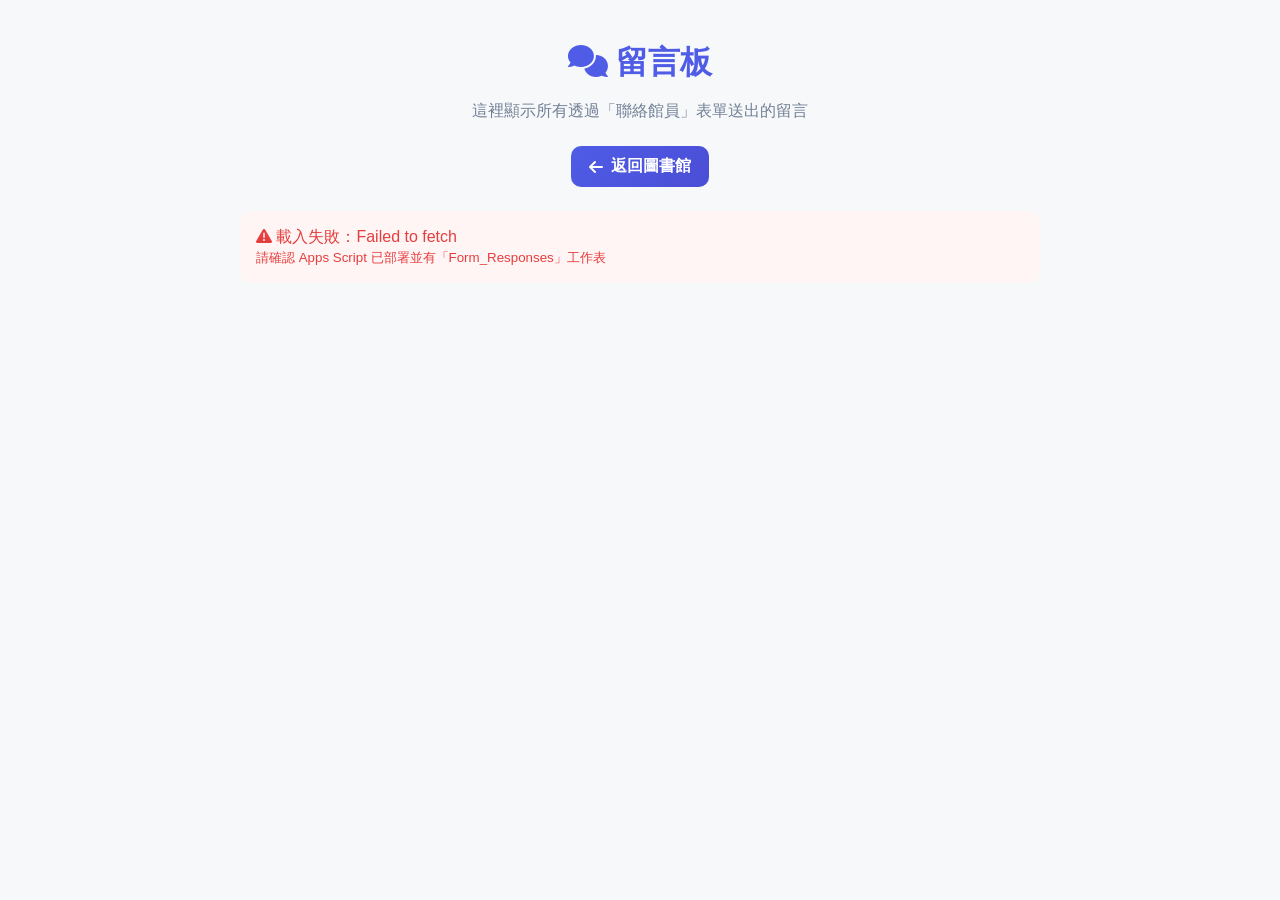
<file: feedback_cloud.html>
<!DOCTYPE html>
<html lang="zh-TW">
<head>
    <meta charset="UTF-8">
    <meta name="viewport" content="width=device-width, initial-scale=1.0">
    <title>留言板 - 博幼圖書館</title>
    <link href="https://cdnjs.cloudflare.com/ajax/libs/font-awesome/6.0.0/css/all.min.css" rel="stylesheet">
    <style>
        * { box-sizing: border-box; }
        body {
            font-family: 'Microsoft JhengHei', 'PingFang TC', sans-serif;
            margin: 0;
            padding: 20px;
            background: #f7f8fa;
            color: #333;
        }
        .container {
            max-width: 800px;
            margin: 0 auto;
        }
        h1 {
            text-align: center;
            color: #4f5ce6;
            margin-bottom: 8px;
        }
        .subtitle {
            text-align: center;
            color: #718096;
            margin-bottom: 24px;
        }
        .actions {
            text-align: center;
            margin-bottom: 24px;
        }
        .btn {
            display: inline-flex;
            align-items: center;
            gap: 8px;
            padding: 10px 18px;
            border-radius: 10px;
            text-decoration: none;
            font-weight: 600;
            cursor: pointer;
            border: none;
        }
        .btn-primary {
            background: linear-gradient(135deg, #4f5ce6 0%, #4b4dd5 100%);
            color: #fff;
        }
        .status {
            text-align: center;
            padding: 40px 20px;
            color: #718096;
        }
        .error {
            color: #e53e3e;
            background: #fff5f5;
            padding: 16px;
            border-radius: 12px;
            margin-bottom: 20px;
        }
        .feedback-list {
            display: grid;
            gap: 16px;
        }
        .card {
            background: #fff;
            border-radius: 16px;
            padding: 20px;
            box-shadow: 0 4px 12px rgba(0,0,0,0.06);
        }
        .card-header {
            display: flex;
            justify-content: space-between;
            align-items: flex-start;
            margin-bottom: 12px;
            flex-wrap: wrap;
            gap: 10px;
        }
        .card-name {
            font-weight: 700;
            font-size: 1.1rem;
            color: #2d3748;
        }
        .card-time {
            font-size: 0.85rem;
            color: #a0aec0;
        }
        .badge {
            display: inline-block;
            padding: 4px 10px;
            border-radius: 999px;
            font-size: 0.8rem;
            font-weight: 600;
            margin-bottom: 10px;
        }
        .badge-學生 { background: #eafaf1; color: #15803d; }
        .badge-書籍推薦 { background: #fff3d8; color: #a16207; }
        .badge-使用問題 { background: #fee; color: #c53030; }
        .badge-default { background: #edf2f7; color: #4a5568; }
        .card-meta {
            font-size: 0.9rem;
            color: #718096;
            margin-bottom: 10px;
            display: flex;
            flex-wrap: wrap;
            gap: 12px;
        }
        .card-message {
            color: #2d3748;
            line-height: 1.6;
            white-space: pre-wrap;
        }
        .card-notes {
            margin-top: 12px;
            padding-top: 12px;
            border-top: 1px dashed #e2e8f0;
            font-size: 0.9rem;
            color: #718096;
        }
        .empty {
            text-align: center;
            padding: 40px;
            color: #a0aec0;
        }
    </style>
</head>
<body>
    <div class="container">
        <h1><i class="fas fa-comments"></i> 留言板</h1>
        <p class="subtitle">這裡顯示所有透過「聯絡館員」表單送出的留言</p>
        <div class="actions">
            <a href="index.html" class="btn btn-primary"><i class="fas fa-arrow-left"></i> 返回圖書館</a>
        </div>
        <div id="status" class="status"><i class="fas fa-spinner fa-spin"></i> 載入中...</div>
        <div id="feedback-list" class="feedback-list"></div>
    </div>

    <script>
        const API_URL = 'https://script.google.com/macros/s/AKfycbxXNBQd5mKO4b8yXr5gcJhXPXoekQnDmbGPcPuGLXqFbe4Mx72DcCxyoLvs36WwrWXu/exec';

        async function loadFeedback() {
            const statusEl = document.getElementById('status');
            const listEl = document.getElementById('feedback-list');
            try {
                const payload = JSON.stringify({ action: 'getFeedback' });
                const url = `${API_URL}?payload=${encodeURIComponent(payload)}`;
                const resp = await fetch(url, { method: 'GET', cache: 'no-store' });
                const text = await resp.text();
                const result = JSON.parse(text);

                if (!result.ok) {
                    throw new Error(result.error || 'API 回傳錯誤');
                }

                const feedback = Array.isArray(result.data) ? result.data : [];
                statusEl.style.display = 'none';

                if (feedback.length === 0) {
                    listEl.innerHTML = '<div class="empty"><i class="fas fa-inbox"></i><br>目前沒有留言</div>';
                    return;
                }

                listEl.innerHTML = feedback.map(item => renderCard(item)).join('');
            } catch (err) {
                statusEl.style.display = 'none';
                listEl.innerHTML = `<div class="error"><i class="fas fa-exclamation-triangle"></i> 載入失敗：${escapeHtml(err.message)}<br><small>請確認 Apps Script 已部署並有「Form_Responses」工作表</small></div>`;
                console.error(err);
            }
        }

        function renderCard(item) {
            const type = escapeHtml(item.type || item['留言類型'] || '其他');
            const knownTypes = ['學生', '書籍推薦', '使用問題'];
            const badgeClass = knownTypes.includes(type) ? `badge-${type}` : 'badge-default';
            const message = escapeHtml(item.message || item['留言內容'] || '').replace(/\r\n|\n/g, '<br>');
            const notes = item.notes || item['備註'] || '';
            const name = escapeHtml(item.name || item['姓名'] || '匿名');
            const email = escapeHtml(item.email || item['電子郵件'] || '');
            const phone = escapeHtml(item.phone || item['電話'] || '');
            const time = escapeHtml(item.timestamp || item['時間戳記'] || '');

            let metaParts = [];
            if (email) metaParts.push(`<span><i class="fas fa-envelope"></i> ${email}</span>`);
            if (phone) metaParts.push(`<span><i class="fas fa-phone"></i> ${phone}</span>`);

            const notesHtml = notes
                ? `<div class="card-notes"><strong>備註：</strong>${escapeHtml(String(notes))}</div>`
                : '';

            return `
                <div class="card">
                    <div class="card-header">
                        <div class="card-name"><i class="fas fa-user"></i> ${name}</div>
                        <div class="card-time"><i class="fas fa-clock"></i> ${time}</div>
                    </div>
                    <span class="badge ${badgeClass}">${type}</span>
                    <div class="card-meta">${metaParts.join('')}</div>
                    <div class="card-message">${message}</div>
                    ${notesHtml}
                </div>
            `;
        }

        function escapeHtml(text) {
            const div = document.createElement('div');
            div.textContent = text;
            return div.innerHTML;
        }

        loadFeedback();
    </script>
</body>
</html>
</file>
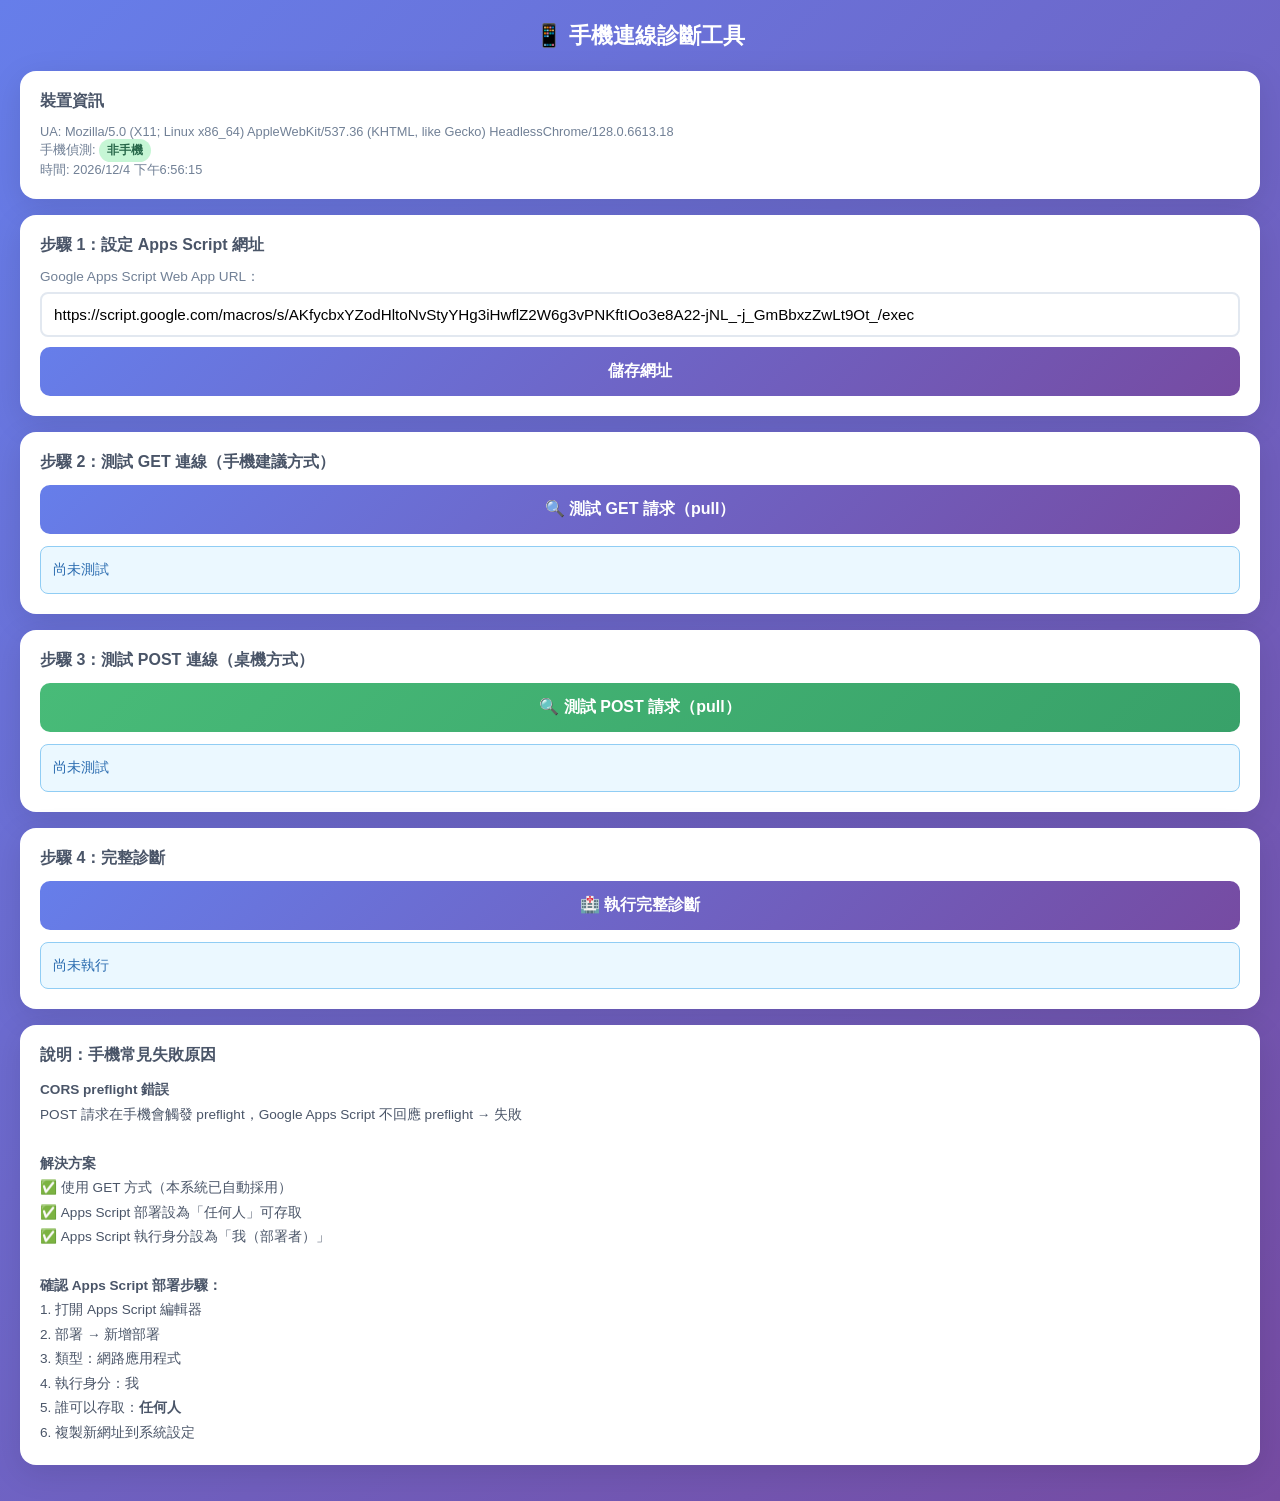
<file: mobile-debug.html>
<!DOCTYPE html>
<html lang="zh-TW">
<head>
    <meta charset="UTF-8">
    <meta name="viewport" content="width=device-width, initial-scale=1.0">
    <title>手機連線診斷工具</title>
    <style>
        * { box-sizing: border-box; margin: 0; padding: 0; }
        body {
            font-family: -apple-system, 'Helvetica Neue', sans-serif;
            background: linear-gradient(135deg, #667eea 0%, #764ba2 100%);
            min-height: 100vh;
            padding: 20px;
        }
        .card {
            background: white;
            border-radius: 16px;
            padding: 20px;
            margin-bottom: 16px;
            box-shadow: 0 8px 32px rgba(0,0,0,0.1);
        }
        h1 { color: white; text-align: center; margin-bottom: 20px; font-size: 1.4rem; }
        h2 { color: #4a5568; font-size: 1rem; margin-bottom: 12px; }
        label { display: block; font-size: 0.85rem; color: #718096; margin-bottom: 6px; }
        input[type="text"] {
            width: 100%; padding: 12px; border: 2px solid #e2e8f0;
            border-radius: 8px; font-size: 0.95rem;
        }
        input[type="text"]:focus { outline: none; border-color: #667eea; }
        button {
            display: block; width: 100%; padding: 14px;
            background: linear-gradient(135deg, #667eea, #764ba2);
            color: white; border: none; border-radius: 10px;
            font-size: 1rem; font-weight: 600; cursor: pointer;
            margin-top: 10px;
        }
        button:active { opacity: 0.85; }
        button.secondary {
            background: linear-gradient(135deg, #48bb78, #38a169);
        }
        button.danger {
            background: linear-gradient(135deg, #fc8181, #e53e3e);
        }
        .result {
            margin-top: 12px;
            padding: 12px;
            border-radius: 8px;
            font-size: 0.85rem;
            line-height: 1.6;
            white-space: pre-wrap;
            word-break: break-all;
        }
        .result.success { background: #f0fff4; color: #276749; border: 1px solid #9ae6b4; }
        .result.error { background: #fff5f5; color: #c53030; border: 1px solid #fc8181; }
        .result.info { background: #ebf8ff; color: #2b6cb0; border: 1px solid #90cdf4; }
        .badge {
            display: inline-block; padding: 3px 8px;
            border-radius: 12px; font-size: 0.75rem; font-weight: 600;
        }
        .badge.ok { background: #c6f6d5; color: #276749; }
        .badge.fail { background: #fed7d7; color: #c53030; }
        .step { margin-bottom: 8px; }
        .step-icon { margin-right: 6px; }
        #device-info { font-size: 0.8rem; color: #718096; }
    </style>
</head>
<body>
    <h1>📱 手機連線診斷工具</h1>

    <div class="card">
        <h2>裝置資訊</h2>
        <div id="device-info">載入中...</div>
    </div>

    <div class="card">
        <h2>步驟 1：設定 Apps Script 網址</h2>
        <label>Google Apps Script Web App URL：</label>
        <input type="text" id="api-url" placeholder="https://script.google.com/macros/s/...exec"
               value="">
        <button onclick="saveUrl()">儲存網址</button>
    </div>

    <div class="card">
        <h2>步驟 2：測試 GET 連線（手機建議方式）</h2>
        <button onclick="testGet()">🔍 測試 GET 請求（pull）</button>
        <div id="get-result" class="result info">尚未測試</div>
    </div>

    <div class="card">
        <h2>步驟 3：測試 POST 連線（桌機方式）</h2>
        <button onclick="testPost()" class="secondary">🔍 測試 POST 請求（pull）</button>
        <div id="post-result" class="result info">尚未測試</div>
    </div>

    <div class="card">
        <h2>步驟 4：完整診斷</h2>
        <button onclick="runDiagnostic()">🏥 執行完整診斷</button>
        <div id="diag-result" class="result info">尚未執行</div>
    </div>

    <div class="card">
        <h2>說明：手機常見失敗原因</h2>
        <div style="font-size:0.85rem;color:#4a5568;line-height:1.8;">
            <b>CORS preflight 錯誤</b><br>
            POST 請求在手機會觸發 preflight，Google Apps Script 不回應 preflight → 失敗<br><br>
            <b>解決方案</b><br>
            ✅ 使用 GET 方式（本系統已自動採用）<br>
            ✅ Apps Script 部署設為「任何人」可存取<br>
            ✅ Apps Script 執行身分設為「我（部署者）」<br><br>
            <b>確認 Apps Script 部署步驟：</b><br>
            1. 打開 Apps Script 編輯器<br>
            2. 部署 → 新增部署<br>
            3. 類型：網路應用程式<br>
            4. 執行身分：我<br>
            5. 誰可以存取：<b>任何人</b><br>
            6. 複製新網址到系統設定
        </div>
    </div>

    <script>
        // 顯示裝置資訊
        document.getElementById('device-info').innerHTML = `
            <div>UA: ${navigator.userAgent.slice(0, 100)}</div>
            <div>手機偵測: <span class="badge ${/Mobi|Android|iPhone|iPad/i.test(navigator.userAgent) ? 'fail' : 'ok'}">${/Mobi|Android|iPhone|iPad/i.test(navigator.userAgent) ? '是手機' : '非手機'}</span></div>
            <div>時間: ${new Date().toLocaleString('zh-TW')}</div>
        `;

        // 嘗試從 localStorage 讀取已儲存網址
        const savedSettings = JSON.parse(localStorage.getItem('lib_settings_v1') || '{}');
        if (savedSettings.googleWebAppUrl) {
            document.getElementById('api-url').value = savedSettings.googleWebAppUrl;
        }

        function getUrl() {
            return document.getElementById('api-url').value.trim();
        }

        function saveUrl() {
            const url = getUrl();
            if (!url) { alert('請輸入網址'); return; }
            const s = JSON.parse(localStorage.getItem('lib_settings_v1') || '{}');
            s.googleWebAppUrl = url;
            localStorage.setItem('lib_settings_v1', JSON.stringify(s));
            alert('已儲存！');
        }

        function setResult(id, text, type) {
            const el = document.getElementById(id);
            el.textContent = text;
            el.className = `result ${type}`;
        }

        async function testGet() {
            const url = getUrl();
            if (!url) { alert('請先填入網址'); return; }
            setResult('get-result', '⏳ 測試中...', 'info');
            const t0 = Date.now();
            try {
                const payload = JSON.stringify({ action: 'pull' });
                const params = new URLSearchParams({ payload });
                const resp = await fetch(`${url}?${params}`, { method: 'GET', cache: 'no-store' });
                const text = await resp.text();
                const ms = Date.now() - t0;
                let parsed;
                try { parsed = JSON.parse(text); } catch(_) { parsed = null; }

                if (parsed && parsed.ok) {
                    const books = parsed.data?.books?.length ?? 0;
                    const borrowed = parsed.data?.borrowedBooks?.length ?? 0;
                    setResult('get-result',
                        `✅ GET 成功！（${ms}ms）\n書籍數：${books}\n借閱記錄：${borrowed}`,
                        'success');
                } else if (parsed) {
                    setResult('get-result',
                        `⚠️ 回傳 ok=false（${ms}ms）\n錯誤：${parsed.error || '未知'}`,
                        'error');
                } else {
                    setResult('get-result',
                        `⚠️ 回傳非 JSON（${ms}ms）\nHTTP ${resp.status}\n內容前200字：\n${text.slice(0, 200)}`,
                        'error');
                }
            } catch(err) {
                setResult('get-result',
                    `❌ GET 失敗（${Date.now()-t0}ms）\n錯誤：${err.message}\n\n可能原因：\n1. 網址錯誤\n2. 手機沒有網路\n3. Apps Script 未部署`,
                    'error');
            }
        }

        async function testPost() {
            const url = getUrl();
            if (!url) { alert('請先填入網址'); return; }
            setResult('post-result', '⏳ 測試中...', 'info');
            const t0 = Date.now();
            try {
                const resp = await fetch(url, {
                    method: 'POST',
                    headers: { 'Content-Type': 'text/plain;charset=utf-8' },
                    body: JSON.stringify({ action: 'pull' }),
                    cache: 'no-store'
                });
                const text = await resp.text();
                const ms = Date.now() - t0;
                let parsed;
                try { parsed = JSON.parse(text); } catch(_) { parsed = null; }

                if (parsed && parsed.ok) {
                    const books = parsed.data?.books?.length ?? 0;
                    setResult('post-result', `✅ POST 成功！（${ms}ms）\n書籍數：${books}`, 'success');
                } else if (parsed) {
                    setResult('post-result', `⚠️ 回傳 ok=false\n${parsed.error}`, 'error');
                } else {
                    setResult('post-result',
                        `⚠️ 回傳非 JSON（${ms}ms）\nHTTP ${resp.status}\n${text.slice(0, 200)}`,
                        'error');
                }
            } catch(err) {
                setResult('post-result',
                    `❌ POST 失敗（${Date.now()-t0}ms）\n錯誤：${err.message}\n\n這是手機 CORS 常見問題！\n請改用 GET 方式（步驟2）`,
                    'error');
            }
        }

        async function runDiagnostic() {
            const url = getUrl();
            if (!url) { alert('請先填入網址'); return; }
            setResult('diag-result', '⏳ 診斷中，請稍候...', 'info');

            const lines = [];
            const isMobile = /Mobi|Android|iPhone|iPad/i.test(navigator.userAgent);
            lines.push(`裝置類型：${isMobile ? '📱 手機' : '💻 桌機'}`);
            lines.push(`網址前60字：${url.slice(0,60)}...`);
            lines.push(`https：${url.startsWith('https://') ? '✅ 是' : '❌ 否（必須用 https）'}`);
            lines.push(`包含 exec：${url.includes('/exec') ? '✅ 是' : '❌ 否（網址需以 /exec 結尾）'}`);
            lines.push('');

            // GET 測試
            lines.push('── GET 測試 ──');
            try {
                const params = new URLSearchParams({ payload: JSON.stringify({ action: 'pull' }) });
                const resp = await fetch(`${url}?${params}`, { method: 'GET', cache: 'no-store' });
                const text = await resp.text();
                let parsed; try { parsed = JSON.parse(text); } catch(_) { parsed = null; }
                if (parsed && parsed.ok) {
                    lines.push(`✅ GET 成功！書籍：${parsed.data?.books?.length ?? 0} 本`);
                } else if (parsed) {
                    lines.push(`⚠️ GET 回傳錯誤：${parsed.error}`);
                } else {
                    lines.push(`❌ GET 回傳非 JSON（HTTP ${resp.status}）`);
                    lines.push(`  可能 Apps Script 沒有 doGet，請複製最新的 apps-script-full-patched.js`);
                }
            } catch(err) {
                lines.push(`❌ GET 失敗：${err.message}`);
            }
            lines.push('');

            // POST 測試
            lines.push('── POST 測試 ──');
            try {
                const resp = await fetch(url, {
                    method: 'POST',
                    headers: { 'Content-Type': 'text/plain;charset=utf-8' },
                    body: JSON.stringify({ action: 'pull' }),
                    cache: 'no-store'
                });
                const text = await resp.text();
                let parsed; try { parsed = JSON.parse(text); } catch(_) { parsed = null; }
                if (parsed && parsed.ok) {
                    lines.push(`✅ POST 成功！書籍：${parsed.data?.books?.length ?? 0} 本`);
                } else {
                    lines.push(`❌ POST 失敗或回傳錯誤`);
                    if (isMobile) lines.push(`  (手機 CORS 問題屬正常，使用 GET 方式即可)`);
                }
            } catch(err) {
                lines.push(`❌ POST 失敗：${err.message}`);
                if (isMobile) lines.push(`  (手機 CORS 問題屬正常，使用 GET 方式即可)`);
            }

            lines.push('');
            lines.push('── 診斷完成 ──');

            const hasGetSuccess = lines.some(l => l.includes('GET 成功'));
            lines.push(hasGetSuccess
                ? '🎉 系統應能正常讀取 Google Sheet 資料！'
                : '❗ 請依照上方說明卡片修正 Apps Script 部署設定');

            setResult('diag-result', lines.join('\n'), hasGetSuccess ? 'success' : 'error');
        }
    </script>
</body>
</html>
</file>
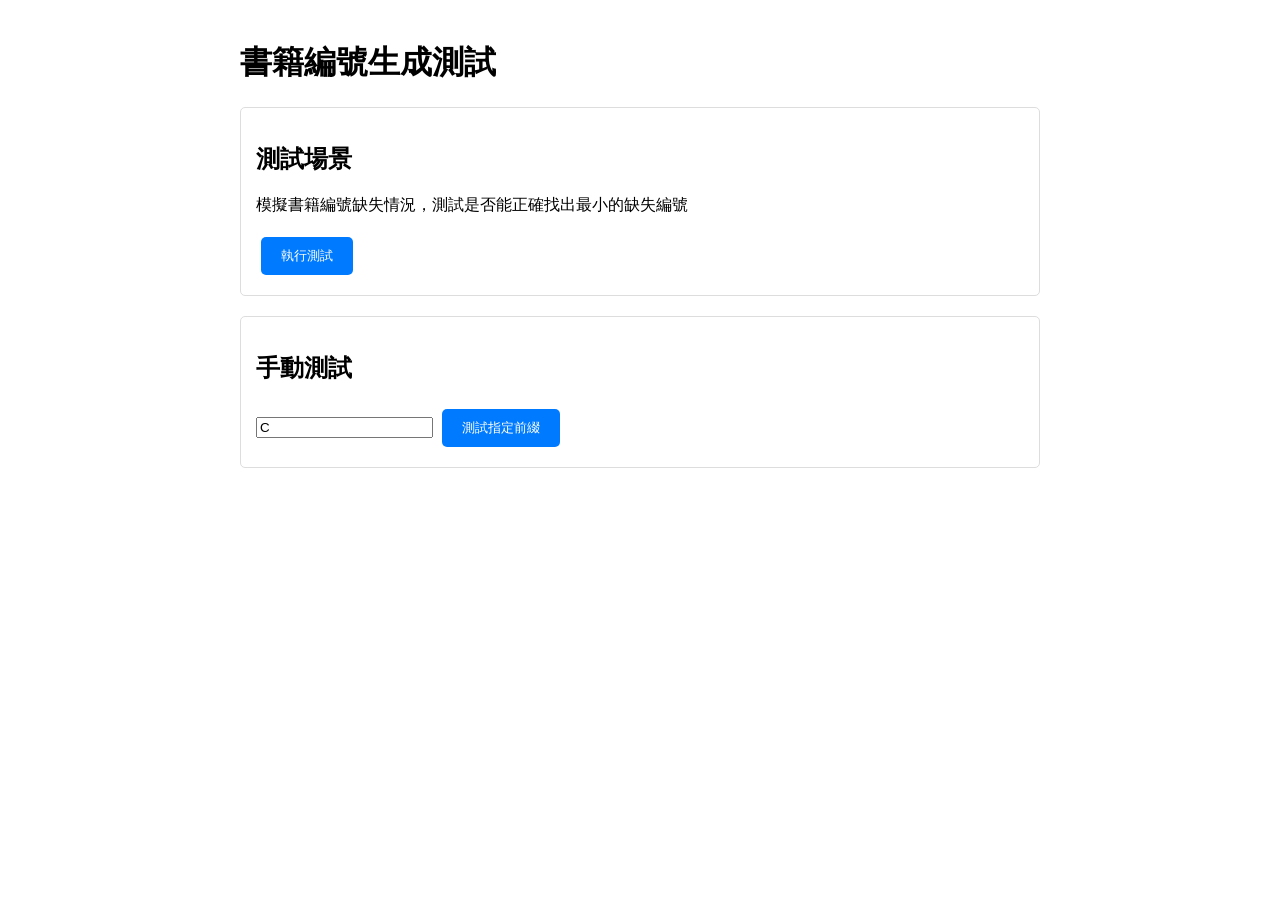
<file: test-book-id-generation.html>
<!DOCTYPE html>
<html lang="zh-TW">
<head>
    <meta charset="UTF-8">
    <meta name="viewport" content="width=device-width, initial-scale=1.0">
    <title>書籍編號生成測試</title>
    <style>
        body {
            font-family: Arial, sans-serif;
            max-width: 800px;
            margin: 0 auto;
            padding: 20px;
        }
        .test-section {
            margin: 20px 0;
            padding: 15px;
            border: 1px solid #ddd;
            border-radius: 5px;
        }
        .result {
            background: #f5f5f5;
            padding: 10px;
            margin: 10px 0;
            border-radius: 3px;
        }
        .success { color: green; }
        .error { color: red; }
        button {
            background: #007bff;
            color: white;
            border: none;
            padding: 10px 20px;
            border-radius: 5px;
            cursor: pointer;
            margin: 5px;
        }
        button:hover {
            background: #0056b3;
        }
    </style>
</head>
<body>
    <h1>書籍編號生成測試</h1>
    
    <div class="test-section">
        <h2>測試場景</h2>
        <p>模擬書籍編號缺失情況，測試是否能正確找出最小的缺失編號</p>
        <button onclick="runTest()">執行測試</button>
        <div id="test-results"></div>
    </div>

    <div class="test-section">
        <h2>手動測試</h2>
        <input type="text" id="prefix" placeholder="輸入前綴 (A, B, C)" value="C">
        <button onclick="testManual()">測試指定前綴</button>
        <div id="manual-results"></div>
    </div>

    <script>
        // 模擬圖書館系統的書籍數據
        class TestLibrarySystem {
            constructor() {
                this.books = this.createTestBooks();
            }

            createTestBooks() {
                return [
                    // 模擬 C 區書籍：有 C001, C002, C005, C566 (缺少 C003, C004)
                    { id: 'C0001', title: '測試書籍 1' },
                    { id: 'C0002', title: '測試書籍 2' },
                    { id: 'C0005', title: '測試書籍 5' },
                    { id: 'C0566', title: '測試書籍 566' },
                    
                    // 模擬 A 區書籍：有 A001, A003 (缺少 A002)
                    { id: 'A0001', title: '繪本測試 1' },
                    { id: 'A0003', title: '繪本測試 3' },
                    
                    // 模擬 B 區書籍：有 B001, B002, B004 (缺少 B003)
                    { id: 'B0001', title: '橋梁書測試 1' },
                    { id: 'B0002', title: '橋梁書測試 2' },
                    { id: 'B0004', title: '橋梁書測試 4' }
                ];
            }

            generateNextBookId(prefix) {
                const used = new Set();
                const existingNumbers = [];

                // 收集所有已使用的編號
                this.books.forEach(book => {
                    if (book?.id) {
                        const idStr = String(book.id).toUpperCase();
                        if (idStr.startsWith(prefix)) {
                            const numPart = idStr.substring(prefix.length);
                            const num = parseInt(numPart, 10);
                            if (!isNaN(num)) {
                                used.add(idStr);
                                existingNumbers.push(num);
                            }
                        }
                    }
                    if (Array.isArray(book?.bookIds)) {
                        book.bookIds.forEach(id => {
                            if (id) {
                                const idStr = String(id).toUpperCase();
                                if (idStr.startsWith(prefix)) {
                                    const numPart = idStr.substring(prefix.length);
                                    const num = parseInt(numPart, 10);
                                    if (!isNaN(num)) {
                                        used.add(idStr);
                                        existingNumbers.push(num);
                                    }
                                }
                            }
                        });
                    }
                });

                // 如果沒有任何書籍，從 C0001 開始
                if (existingNumbers.length === 0) {
                    return `${prefix}0001`;
                }

                // 找出最大編號
                const maxNumber = Math.max(...existingNumbers);
                
                // 生成所有可能的編號（從1到最大編號+1）
                for (let i = 1; i <= maxNumber + 1; i++) {
                    const candidate = `${prefix}${String(i).padStart(4, '0')}`;
                    if (!used.has(candidate)) {
                        return candidate;
                    }
                }

                // 如果都找不到，返回最大編號+1
                return `${prefix}${String(maxNumber + 1).padStart(4, '0')}`;
            }
        }

        function runTest() {
            const library = new TestLibrarySystem();
            const results = document.getElementById('test-results');
            results.innerHTML = '';

            const testCases = [
                { prefix: 'C', expected: 'C0003', description: 'C區：應該返回 C0003 (缺少 C003, C004)' },
                { prefix: 'A', expected: 'A0002', description: 'A區：應該返回 A0002 (缺少 A002)' },
                { prefix: 'B', expected: 'B0003', description: 'B區：應該返回 B0003 (缺少 B003)' },
                { prefix: 'D', expected: 'D0001', description: 'D區：沒有書籍，應該返回 D0001' }
            ];

            testCases.forEach(testCase => {
                const result = library.generateNextBookId(testCase.prefix);
                const passed = result === testCase.expected;
                
                const div = document.createElement('div');
                div.className = `result ${passed ? 'success' : 'error'}`;
                div.innerHTML = `
                    <strong>${testCase.description}</strong><br>
                    預期: ${testCase.expected}<br>
                    實際: ${result}<br>
                    結果: ${passed ? '✓ 通過' : '✗ 失敗'}
                `;
                results.appendChild(div);
            });
        }

        function testManual() {
            const prefix = document.getElementById('prefix').value.toUpperCase();
            const library = new TestLibrarySystem();
            const result = library.generateNextBookId(prefix);
            const results = document.getElementById('manual-results');
            
            results.innerHTML = `
                <div class="result">
                    <strong>前綴 ${prefix} 的下一個可用編號:</strong> ${result}
                </div>
            `;
        }
    </script>
</body>
</html>
</file>
<file: styles.css>
/* 全域樣式 */
* {
    margin: 0;
    padding: 0;
    box-sizing: border-box;
}

.hidden {
    display: none !important;
}

/* 列表視圖樣式 - 只用於列表視圖 */
.list-view,
#listView {
    width: 100%;
    max-width: none;
    min-width: 0;
    overflow-x: auto;
    overflow-y: visible;
    box-sizing: border-box;
    background: rgba(255, 255, 255, 0.88);
    border: 1px solid rgba(148, 163, 184, 0.22);
    border-radius: 20px;
    padding: 12px;
}

/* 手機版列表可左右滑 */
@media (max-width: 600px) {
    .list-view,
    #listView {
        overflow-x: auto;
        padding: 10px;
    }

    .book-list-row {
        min-width: 760px;
    }
}

.book-list-row {
    display: grid;
    grid-template-columns: 70px 100px minmax(220px, 1.6fr) minmax(120px, 1fr) 90px 120px 160px;
    gap: 12px;
    align-items: center;
    min-width: 900px;
    width: 100%;
    padding: 12px 14px;
    border-radius: 14px;
    background: #ffffff;
    box-sizing: border-box;
    transition: all 0.2s ease;
}

.book-list-row:hover {
    background: #f8f9fa;
    border-color: #cbd5e0;
    transform: translateX(4px);
}

.list-cover,
.book-list-cover {
    width: 52px;
    height: 72px;
    object-fit: contain;
    object-position: center;
    border-radius: 8px;
    background: #f8fafc;
    flex-shrink: 0;
    overflow: hidden;
    display: flex;
    align-items: center;
    justify-content: center;
}

.list-cover img,
.book-list-cover img {
    width: auto;
    height: 100%;
    max-width: 100%;
    max-height: 100%;
    object-fit: contain;
    object-position: center;
    display: block;
}

.list-cover-placeholder {
    display: flex;
    align-items: center;
    justify-content: center;
    width: 100%;
    height: 100%;
    background: linear-gradient(135deg, #f8f9ff, #ffffff);
    color: #667eea;
    font-size: 1.5rem;
}

.list-info {
    flex: 1;
    min-width: 0;
    display: flex;
    flex-direction: column;
    gap: 6px;
}

.list-title {
    font-size: 1rem;
    font-weight: 600;
    color: #2d3748;
    margin: 0;
    white-space: normal;
    overflow: visible;
    text-overflow: unset;
    line-height: 1.4;
}

.list-meta {
    font-size: 0.85rem;
    color: #718096;
    display: flex;
    gap: 16px;
    flex-wrap: wrap;
}

.list-meta span {
    display: flex;
    align-items: center;
    gap: 4px;
}

.list-actions {
    flex-shrink: 0;
    display: flex;
    gap: 8px;
}

.list-actions .btn {
    padding: 8px 16px;
    font-size: 0.85rem;
}

/* 系列書列表樣式 */
.series-section-list {
    background: rgba(255, 255, 255, 0.95);
    border-radius: 16px;
    padding: 20px;
    margin-bottom: 20px;
}

.series-header-list {
    display: flex;
    align-items: center;
    gap: 12px;
    margin-bottom: 16px;
    padding-bottom: 12px;
    border-bottom: 2px solid #e2e8f0;
}

.series-header-list .series-title {
    font-size: 1.1rem;
    font-weight: 600;
    color: #2d3748;
    margin: 0;
}

.series-header-list .series-count {
    font-size: 0.9rem;
    color: #718096;
}

.series-books-list {
    display: flex;
    flex-direction: column;
    gap: 12px;
}

.standalone-section-list {
    display: flex;
    flex-direction: column;
    gap: 12px;
}

/* 列表視圖欄位樣式 */
.list-book-code {
    font-size: 0.9rem;
    font-weight: 600;
    color: #2d3748;
}

.list-book-title {
    display: flex;
    flex-direction: column;
    gap: 4px;
}

.list-book-title strong {
    font-size: 0.95rem;
    font-weight: 600;
    color: #2d3748;
}

.list-book-title span {
    font-size: 0.85rem;
    color: #718096;
}

.list-book-genre {
    font-size: 0.85rem;
    color: #718096;
}

.list-book-year {
    font-size: 0.85rem;
    color: #718096;
}

.list-book-stock {
    font-size: 0.85rem;
    color: #718096;
}

.list-book-actions {
    display: flex;
    gap: 8px;
}

body {
    font-family: 'Microsoft JhengHei', 'PingFang TC', 'Helvetica Neue', Arial, sans-serif;
    background: linear-gradient(135deg, #667eea 0%, #764ba2 100%);
    min-height: 100vh;
    color: #333;
    overflow-x: hidden;
}

html {
    -webkit-tap-highlight-color: transparent;
}

/* 讓媒體元素在小螢幕自動縮放 */
img, video, svg, canvas {
    max-width: 100%;
    height: auto;
}

:root {
    --app-header-height: 0px;
}

.container {
    max-width: 1200px;
    margin: 0 auto;
    padding: calc(var(--toolbar-height) + 28px) 20px 20px;
}

/* 標題區域 */
.header {
    background: linear-gradient(135deg, #6675df 0%, #9b59b6 100%);
    backdrop-filter: blur(10px);
    border-radius: 20px;
    padding: 35px 35px 25px;
    margin-top: 8px;
    margin-bottom: 25px;
    display: flex;
    justify-content: space-between;
    align-items: center;
    box-shadow: 0 8px 32px rgba(102, 117, 223, 0.25), 0 0 0 1px rgba(102, 117, 223, 0.1);
}

.header h1 {
    color: #ffffff;
    font-size: 2rem;
    font-weight: 700;
    text-shadow: 0 2px 4px rgba(0, 0, 0, 0.1);
}

.header h1 i {
    color: #ffffff;
    margin-right: 10px;
}

.user-info {
    display: flex;
    align-items: center;
    gap: 15px;
}

#current-user,
#header-current-user {
    font-weight: 600;
    color: #4a5568;
    padding: 8px 16px;
    background: #f7fafc;
    border-radius: 20px;
}

/* 按鈕樣式 */
.btn {
    padding: 12px 24px;
    border: none;
    border-radius: 12px;
    cursor: pointer;
    font-weight: 600;
    transition: all 0.3s cubic-bezier(0.4, 0, 0.2, 1);
    text-decoration: none;
    display: inline-flex;
    align-items: center;
    gap: 8px;
    box-shadow: 0 2px 8px rgba(0, 0, 0, 0.1);
}

.btn,
button,
select,
input {
    touch-action: manipulation;
}

.btn:hover {
    transform: translateY(-2px);
    box-shadow: 0 4px 12px rgba(0, 0, 0, 0.15);
}

.btn:active {
    transform: translateY(0);
}

.btn-primary {
    background: linear-gradient(135deg, #667eea 0%, #764ba2 100%);
    color: white;
    box-shadow: 0 4px 15px rgba(102, 126, 234, 0.3);
}

.btn-primary:hover {
    box-shadow: 0 6px 25px rgba(102, 126, 234, 0.4);
}

.btn-success {
    background: linear-gradient(135deg, #48bb78 0%, #38a169 100%);
    color: white;
    box-shadow: 0 4px 15px rgba(72, 187, 120, 0.3);
}

.btn-success:hover {
    box-shadow: 0 6px 25px rgba(72, 187, 120, 0.4);
}

.btn-info {
    background: linear-gradient(135deg, #4299e1, #3182ce);
    color: white;
}

.btn-warning {
    background: linear-gradient(135deg, #ed8936, #dd6b20);
    color: white;
}

.btn-outline {
    background: transparent;
    border: 2px solid #667eea;
    color: #667eea;
    box-shadow: 0 2px 8px rgba(102, 126, 234, 0.15);
}

.btn-outline:hover {
    background: #667eea;
    color: white;
    box-shadow: 0 6px 20px rgba(102, 126, 234, 0.3);
}

.btn-danger {
    background: linear-gradient(135deg, #f56565, #e53e3e);
    color: white;
    box-shadow: 0 4px 15px rgba(245, 101, 101, 0.3);
}

.btn-danger:hover {
    box-shadow: 0 6px 25px rgba(245, 101, 101, 0.4);
}

.btn-small {
    padding: 6px 12px;
    font-size: 0.875rem;
}

/* 控制面板 */
.control-panel {
    background: rgba(255, 255, 255, 0.95);
    backdrop-filter: blur(10px);
    border-radius: 20px;
    padding: 30px;
    margin-bottom: 25px;
    box-shadow: 0 8px 32px rgba(0, 0, 0, 0.1), 0 0 0 1px rgba(0, 0, 0, 0.02);
}

.search-section {
    margin-bottom: 20px;
}

.search-bar {
    display: flex;
    gap: 10px;
    margin-bottom: 15px;
    align-items: center;
    flex-wrap: wrap;
}

.quick-borrow-row {
    display: flex;
    align-items: center;
    gap: 12px;
    margin-bottom: 15px;
    padding: 12px;
    background: #f8fafc;
    border: 1px solid #e2e8f0;
    border-radius: 10px;
}

/* 精簡版：放在搜尋框旁邊 */
.quick-borrow-row.quick-compact {
    margin-bottom: 0;
    padding: 14px;
    background: linear-gradient(135deg, #fff7ed, #ffffff);
    border: 1px solid #fed7aa;
    border-radius: 16px;
    gap: 10px;
    align-items: flex-start;
    flex-wrap: wrap;
}

.quick-borrow-row.quick-compact .quick-borrow-label {
    font-size: 0.95rem;
    color: #9a3412;
    font-weight: 800;
    min-width: 128px;
    padding-top: 10px;
}

.quick-borrow-row.quick-compact .quick-borrow-input {
    display: flex;
    gap: 6px;
    align-items: stretch;
    flex-direction: column;
    flex: 1;
    min-width: 220px;
}

.quick-borrow-row.quick-compact .quick-borrow-input textarea,
.quick-borrow-row.quick-compact .quick-borrow-input input {
    flex: 1;
    min-width: 560px;
    padding: 8px 10px;
    min-height: 74px;
    resize: vertical;
    line-height: 1.5;
    border-radius: 12px;
}

.quick-borrow-row.quick-compact .quick-borrow-input .btn {
    padding: 10px 14px;
    font-size: 0.95rem;
    height: 42px;
    display: inline-flex;
    align-items: center;
    justify-content: center;
    border-radius: 8px;
    min-width: 120px;
    align-self: flex-start;
}

.quick-action-tabs {
    display: flex;
    gap: 8px;
    margin-top: 12px;
    margin-bottom: 10px;
}

.quick-action-tab {
    flex: 1;
    border: 1px solid #d8dce3;
    background: #f3f4f6;
    color: #4a5568;
    border-radius: 10px;
    padding: 10px 12px;
    font-weight: 700;
    cursor: pointer;
    transition: all 0.2s ease;
}

.quick-action-tab[data-tab="borrow"].active {
    background: linear-gradient(135deg, #f6b35b, #f28d38);
    color: #fff;
    border-color: #ef8c2c;
    box-shadow: 0 3px 8px rgba(242, 141, 56, 0.25);
}

.quick-action-tab[data-tab="return"].active {
    background: linear-gradient(135deg, #7ea8d6, #5d88c9);
    color: #fff;
    border-color: #4f7cc0;
    box-shadow: 0 3px 8px rgba(93, 136, 201, 0.25);
}

.quick-action-panel {
    display: none;
}

.quick-action-panel.active {
    display: block;
}

.quick-action-card {
    border: 1px solid #f0c28f;
    border-radius: 12px;
    background: #fffaf4;
    padding: 12px 14px 10px;
    box-sizing: border-box;
}

.quick-action-card-return {
    border-color: #d3d9e5;
    background: #f8fafc;
}

.quick-borrow-help {
    width: 100%;
    padding-left: 138px;
    color: #9a3412;
    font-size: 0.82rem;
}

/* 將快速借閱置於借閱清單面板時，收斂寬度並避免溢出 */
.borrowed-section .quick-borrow-row.quick-compact {
    margin-top: 10px;
}

.borrowed-section .quick-borrow-row.quick-compact .quick-borrow-input textarea,
.borrowed-section .quick-borrow-row.quick-compact .quick-borrow-input input {
    width: 100%;
    min-width: 0;
}

.borrowed-section .quick-borrow-row.quick-compact .quick-borrow-input .btn {
    align-self: stretch;
    width: 100%;
}

.quick-borrow-label {
    display: inline-flex;
    align-items: center;
    gap: 8px;
    font-size: 0.95rem;
    font-weight: 600;
    color: #4a5568;
    white-space: nowrap;
}

/* 手機：僅顯示快速借閱圖示，隱藏文字 */
@media (max-width: 768px) {
    .borrowed-section .quick-borrow-row.quick-compact .quick-borrow-label {
        font-size: 0; /* 視覺隱藏文字 */
        line-height: 0;
        padding: 0;
    }
    .borrowed-section .quick-borrow-row.quick-compact .quick-borrow-label i {
        font-size: 1rem; /* 保留圖示大小 */
        line-height: 1;
        margin-right: 0;
    }
}

.quick-borrow-input {
    flex: 1;
    display: flex;
    gap: 10px;
}

#borrow-by-code-input,
#return-by-code-input {
    flex: 1;
    padding: 12px 16px;
    border: 2px solid #e2e8f0;
    border-radius: 8px;
    font-size: 1rem;
    transition: border-color 0.3s ease;
    font-family: inherit;
}

#borrow-by-code-input:focus,
#return-by-code-input:focus {
    outline: none;
    border-color: #f6ad55;
    box-shadow: 0 0 0 3px rgba(246, 173, 85, 0.15);
}

#return-by-code-input:focus {
    border-color: #7aa2d8;
    box-shadow: 0 0 0 3px rgba(122, 162, 216, 0.15);
}

#search-input {
    flex: 1;
    padding: 12px 16px;
    border: 2px solid #e2e8f0;
    border-radius: 8px;
    font-size: 1rem;
    transition: border-color 0.3s ease;
}

#search-input:focus {
    outline: none;
    border-color: #667eea;
    box-shadow: 0 0 0 3px rgba(102, 126, 234, 0.1);
}

.filter-section {
    display: flex;
    gap: 15px;
    flex-wrap: wrap;
}

.filter-section select {
    padding: 10px 15px;
    border: 2px solid #e2e8f0;
    border-radius: 8px;
    background: white;
    font-size: 0.9rem;
    cursor: pointer;
    transition: border-color 0.3s ease;
}

/* 篩選器選項顏色 */
#genre-filter option[value="繪本"] {
    background: #fff5f5;
    color: #ff6b6b;
}

#genre-filter option[value="橋梁書"] {
    background: #fef9e7;
    color: #f39c12;
}

#genre-filter option[value="文字書"] {
    background: #e6fffa;
    color: #27ae60;
}

#genre-filter option[value="期刊周刊雜誌"] {
    background: #eaf1ff;
    color: #1e3a8a;
}

/* 合併書籍樣式 */
.book-card.merged {
    border: 2px solid #667eea;
    background: linear-gradient(135deg, #f8f9ff 0%, #ffffff 100%);
}

.book-card.merged .book-content {
    background: linear-gradient(135deg, #f8f9ff, #ffffff);
}

.book-card.merged .book-id {
    background: linear-gradient(135deg, #667eea, #764ba2);
    position: relative;
}

.book-card.merged .book-id::after {
    content: "多本";
    position: absolute;
    top: -8px;
    right: -8px;
    background: #ff6b6b;
    color: white;
    font-size: 0.6rem;
    padding: 2px 4px;
    border-radius: 8px;
    font-weight: bold;
}

/* 更新狀態面板 */
.update-status-panel {
    background: linear-gradient(135deg, #f8f9fa, #e9ecef);
    border: 1px solid #dee2e6;
    border-radius: 12px;
    padding: 15px 20px;
    margin: 20px 0;
    box-shadow: 0 2px 10px rgba(0, 0, 0, 0.05);
}

.update-info {
    display: flex;
    justify-content: space-between;
    align-items: center;
    flex-wrap: wrap;
    gap: 15px;
}

#last-update-time {
    color: #6c757d;
    font-size: 0.9rem;
    font-weight: 500;
}

.status-indicator {
    display: flex;
    align-items: center;
    gap: 8px;
    font-size: 0.9rem;
    font-weight: 500;
}

.status-indicator i {
    font-size: 0.7rem;
    animation: pulse 2s infinite;
}

@keyframes pulse {
    0% { opacity: 1; }
    50% { opacity: 0.5; }
    100% { opacity: 1; }
}

/* 類別圖例 */
.genre-legend {
    display: flex;
    gap: 15px;
    align-items: center;
    flex-wrap: wrap;
}

.legend-item {
    display: flex;
    align-items: center;
    gap: 6px;
    font-size: 0.85rem;
    font-weight: 600;
    color: #4a5568;
}

.legend-color {
    width: 12px;
    height: 12px;
    border-radius: 50%;
    display: inline-block;
}

.filter-section select:focus {
    outline: none;
    border-color: #667eea;
}

.admin-section {
    display: flex;
    gap: 15px;
    flex-wrap: wrap;
    padding-top: 20px;
    border-top: 1px solid #e2e8f0;
}

.admin-search-tools {
    display: flex;
    align-items: center;
    gap: 12px;
    flex: 1 1 620px;
    min-width: min(100%, 520px);
}

.admin-search-tools .toolbar-search {
    flex: 1 1 320px;
    min-width: 240px;
}

.admin-search-tools .toolbar-search input {
    width: 100%;
}

.admin-search-tools .toolbar-filters {
    flex: 0 1 auto;
}

/* 統計面板 */
.stats-panel {
    display: grid;
    grid-template-columns: repeat(3, minmax(0, 1fr));
    gap: 18px;
    margin-bottom: 22px;
}

.stat-item {
    position: relative;
    overflow: hidden;
    background: linear-gradient(135deg, rgba(255, 255, 255, 0.98) 0%, rgba(248, 250, 252, 0.96) 100%);
    backdrop-filter: blur(10px);
    border-radius: 22px;
    padding: 28px 20px;
    text-align: center;
    box-shadow: 0 14px 34px rgba(31, 41, 55, 0.12), 0 0 0 1px rgba(226, 232, 240, 0.8);
    transition: transform 0.3s ease, box-shadow 0.3s ease;
}

.stat-item::after {
    content: '';
    position: absolute;
    inset: auto 20px 0;
    height: 5px;
    border-radius: 999px 999px 0 0;
    background: linear-gradient(90deg, #6675df, #9b59b6);
}

.stat-item:hover {
    transform: translateY(-6px);
    box-shadow: 0 20px 48px rgba(31, 41, 55, 0.18), 0 0 0 1px rgba(102, 117, 223, 0.2);
}

.stat-icon {
    width: 48px;
    height: 48px;
    margin: 0 auto 12px;
    border-radius: 18px;
    display: inline-flex;
    align-items: center;
    justify-content: center;
    font-size: 1.3rem;
    box-shadow: 0 4px 12px rgba(0, 0, 0, 0.08);
}

.stat-icon.total {
    background: linear-gradient(135deg, #6675df, #764ba2);
    color: white;
}

.stat-icon.available {
    background: linear-gradient(135deg, #16a34a, #22c55e);
    color: white;
}

.stat-icon.borrowed {
    background: linear-gradient(135deg, #dc2626, #ef4444);
    color: white;
}

.stat-number {
    display: block;
    font-size: clamp(2.2rem, 4.5vw, 3.5rem);
    font-weight: 800;
    color: #1e293b;
    margin-bottom: 6px;
    line-height: 1.1;
    text-shadow: 0 2px 8px rgba(0, 0, 0, 0.05);
}

.stat-label {
    color: #475569;
    font-weight: 600;
    letter-spacing: 0.05em;
    font-size: 1rem;
    text-transform: uppercase;
}

/* 書籍區域 */
.books-section {
    background: linear-gradient(135deg, #ffffff 0%, #f8fafc 100%);
    backdrop-filter: blur(10px);
    border-radius: 15px;
    padding: 25px;
    margin-bottom: 20px;
    box-shadow: 0 8px 32px rgba(102, 117, 223, 0.15), 0 0 0 1px rgba(102, 117, 223, 0.05);
}

.books-header {
    display: flex;
    justify-content: space-between;
    align-items: center;
    margin-bottom: 25px;
    padding-bottom: 15px;
    border-bottom: 2px solid #e2e8f0;
}

.books-header h2 {
    color: #6675df;
    font-size: 1.5rem;
}

.view-controls {
    display: flex;
    gap: 5px;
}

.view-btn {
    padding: 8px 12px;
    border: 2px solid #e2e8f0;
    background: white;
    border-radius: 6px;
    cursor: pointer;
    transition: all 0.3s ease;
}

.view-btn.active {
    background: #667eea;
    color: white;
    border-color: #667eea;
}

/* 書籍網格 - 只用於網格視圖 */
.books-grid,
.grid-view,
#gridView {
    display: grid;
    grid-template-columns: repeat(auto-fill, minmax(220px, 260px));
    gap: 20px;
    align-items: start;
    justify-content: start;
    width: 100%;
    overflow: visible;
}

/* 手機版網格：一排 1 個 */
@media (max-width: 600px) {
    .books-grid,
    .grid-view,
    #gridView {
        grid-template-columns: 1fr;
        gap: 14px;
    }

    #gridView .book-card {
        max-width: none;
        width: 100%;
        padding: 14px;
    }

    .book-cover {
        height: 210px;
        max-height: 210px;
        aspect-ratio: 3 / 4;
    }

    .book-cover-img {
        width: auto;
        height: 100%;
        max-width: 100%;
        object-fit: contain;
    }

    .book-title {
        font-size: 17px;
        line-height: 1.4;
        min-height: auto;
        -webkit-line-clamp: 2;
        line-clamp: 2;
    }

    .book-meta {
        font-size: 14px;
        line-height: 1.45;
    }

    .book-code,
    .genre-badge,
    .book-genre {
        font-size: 13px;
        padding: 6px 10px;
    }

    .borrow-btn,
    .btn-borrow {
        min-height: 42px;
        font-size: 15px;
    }

    .series-book-cover {
        width: 68px;
        height: 92px;
    }

    .book-list-cover {
        width: 48px;
        height: 66px;
    }

    .header {
        padding: 20px 25px;
        border-radius: 16px;
    }

    .header h1 {
        font-size: 1.5rem;
    }

    .control-panel {
        padding: 20px;
        border-radius: 16px;
    }

    .series-section {
        padding: 20px;
        border-radius: 16px;
    }
}

/* 平板版網格：一排 2 個 */
@media (min-width: 601px) and (max-width: 1024px) {
    .books-grid,
    .grid-view,
    #gridView {
        grid-template-columns: repeat(2, 1fr);
    }
}

/* 電腦版網格：固定 4 欄 */
@media (min-width: 1025px) {
    .books-grid,
    .grid-view,
    #gridView {
        grid-template-columns: repeat(4, 1fr);
        gap: 12px;
        max-width: 100%;
    }
}

/* 移除舊的 .books-list，改用 .list-view 和 #listView */

/* 書籍卡片 */
.book-card {
    background: white;
    border-radius: 16px;
    padding: 0;
    box-shadow: 0 4px 20px rgba(0, 0, 0, 0.08), 0 0 0 1px rgba(0, 0, 0, 0.02);
    transition: all 0.3s cubic-bezier(0.4, 0, 0.2, 1);
    border: 2px solid transparent;
    position: relative;
    overflow: visible;
    display: flex;
    flex-direction: column;
    min-width: 0;
    box-sizing: border-box;
}

.book-card * {
    box-sizing: border-box;
}

.book-cover {
    width: 100%;
    height: 210px;
    max-height: 210px;
    aspect-ratio: 3 / 4;
    background: #f8f9fa;
    display: flex;
    align-items: center;
    justify-content: center;
    position: relative;
    overflow: hidden;
    flex-shrink: 0;
    border-radius: 14px;
}

.book-cover-img {
    width: auto;
    height: 100%;
    max-width: 100%;
    max-height: 100%;
    object-fit: contain;
    object-position: center;
    transition: transform 0.3s ease;
    background: #f8f9fa;
    display: block;
}

.book-card:hover .book-cover-img {
    transform: scale(1.05);
}

.book-cover-placeholder {
    display: flex;
    align-items: center;
    justify-content: center;
    width: 100%;
    height: 100%;
    background: linear-gradient(135deg, #f8f9ff, #ffffff);
    color: #667eea;
    font-size: 3rem;
}

.book-content {
    padding: 16px;
    flex: 0 1 auto;
    display: flex;
    flex-direction: column;
    min-height: 0;
    background: linear-gradient(180deg, #ffffff 0%, #f8fafc 100%);
}

/* 類別顏色分類 */
.book-card.genre-繪本 {
    border-left: 5px solid #ff6b6b;
}

.book-card.genre-繪本 .book-content {
    background: linear-gradient(135deg, #fff5f5, #ffffff);
}

.book-card.genre-繪本:hover {
    border-color: #ff6b6b;
    box-shadow: 0 8px 30px rgba(255, 107, 107, 0.2);
}

.book-card.genre-漫畫 {
    border-left: 5px solid #38bdf8;
}

.book-card.genre-漫畫 .book-content {
    background: linear-gradient(135deg, #f0f9ff, #ffffff);
}

.book-card.genre-漫畫:hover {
    border-color: #38bdf8;
    box-shadow: 0 8px 30px rgba(56, 189, 248, 0.22);
}

.book-card.genre-橋梁書 {
    border-left: 5px solid #f39c12;
}

.book-card.genre-橋梁書 .book-content {
    background: linear-gradient(135deg, #fef9e7, #ffffff);
}

.book-card.genre-橋梁書:hover {
    border-color: #f39c12;
    box-shadow: 0 8px 30px rgba(243, 156, 18, 0.2);
}

.book-card.genre-文字書 {
    border-left: 5px solid #27ae60;
}

.book-card.genre-文字書 .book-content {
    background: linear-gradient(135deg, #e6fffa, #ffffff);
}

.book-card.genre-文字書:hover {
    border-color: #27ae60;
    box-shadow: 0 8px 30px rgba(39, 174, 96, 0.2);
}

.book-card.genre-期刊周刊雜誌 {
    border-left: 5px solid #1e3a8a;
}

.book-card.genre-期刊周刊雜誌 .book-content {
    background: linear-gradient(135deg, #eaf1ff, #ffffff);
}

.book-card.genre-期刊周刊雜誌:hover {
    border-color: #1e3a8a;
    box-shadow: 0 8px 30px rgba(30, 58, 138, 0.22);
}

.book-card:hover {
    transform: translateY(-8px) scale(1.02);
    box-shadow: 0 12px 40px rgba(102, 126, 234, 0.25), 0 0 0 1px rgba(102, 126, 234, 0.1);
    border-color: #667eea;
}

.book-card.borrowed {
    opacity: 0.7;
    border-color: #f56565;
}


.book-header {
    display: flex;
    justify-content: space-between;
    align-items: flex-start;
    margin-bottom: 15px;
}

.book-id {
    background: linear-gradient(135deg, #667eea 0%, #764ba2 100%);
    color: white;
    padding: 6px 12px;
    border-radius: 10px;
    font-size: 0.85rem;
    font-weight: 600;
    box-shadow: 0 2px 8px rgba(102, 126, 234, 0.3);
}

/* 類別特定的書碼顏色 */
.book-card.genre-繪本 .book-id {
    background: #ff6b6b;
}

.book-card.genre-漫畫 .book-id {
    background: #38bdf8;
}

.book-card.genre-橋梁書 .book-id {
    background: #f39c12;
}

.book-card.genre-文字書 .book-id {
    background: #27ae60;
}

.book-title {
    font-size: 1.1rem;
    font-weight: 600;
    color: #2d3748;
    margin-bottom: 10px;
    line-height: 1.4;
    display: -webkit-box;
    -webkit-line-clamp: 2;
    line-clamp: 2;
    -webkit-box-orient: vertical;
    overflow: hidden;
    text-overflow: ellipsis;
}

.book-info {
    display: flex;
    flex-direction: column;
    gap: 8px;
    margin-bottom: 15px;
}

.book-info-item {
    display: flex;
    align-items: center;
    gap: 8px;
    font-size: 0.9rem;
    color: #718096;
}

.book-info-item i {
    width: 16px;
    color: #667eea;
}

.book-url-link {
    color: #667eea;
    text-decoration: none;
    font-size: 0.9rem;
    transition: color 0.2s;
}

.book-url-link:hover {
    color: #4c51bf;
    text-decoration: underline;
}

/* 類別標籤樣式 */
.book-genre {
    padding: 5px 14px;
    border-radius: 20px;
    font-size: 0.8rem;
    font-weight: 600;
    text-transform: uppercase;
    letter-spacing: 0.5px;
    box-shadow: 0 2px 6px rgba(0, 0, 0, 0.1);
}

.book-card.genre-繪本 .book-genre {
    background: #ff6b6b;
    color: white;
}

.book-card.genre-漫畫 .book-genre {
    background: #38bdf8;
    color: white;
}

.book-card.genre-橋梁書 .book-genre {
    background: #f39c12;
    color: white;
}

.book-card.genre-文字書 .book-genre {
    background: #27ae60;
    color: white;
}

/* 書籍類型標籤樣式 */
.book-type {
    padding: 4px 10px;
    border-radius: 15px;
    font-size: 0.75rem;
    font-weight: 500;
    background: #3498db;
    color: white;
    margin-left: 8px;
}

.book-type:empty {
    display: none;
}

.book-actions {
    display: flex;
    gap: 8px;
    flex-wrap: wrap;
    margin-top: auto;
}

.book-actions .btn {
    flex: 0 1 auto;
    min-width: 80px;
    max-width: 150px;
    text-align: center;
}

/* 借閱記錄 */
.borrowed-section {
    background: rgba(255, 255, 255, 0.95);
    backdrop-filter: blur(10px);
    border-radius: 15px;
    padding: 25px;
    box-shadow: 0 8px 32px rgba(0, 0, 0, 0.1);
    width: 100%;
    max-width: 100%;
}

.borrowed-section.hidden {
    display: none !important;
}

 .borrowed-section.minimized {
    max-height: 72px;
    overflow: hidden;
 }

 .borrowed-section.minimized .borrowed-list {
    display: none;
 }

 .borrowed-header {
    display: flex;
    align-items: center;
    justify-content: space-between;
    gap: 12px;
    flex-wrap: wrap;
 }

 /* 美化：借閱清單標題與返回首頁按鈕排版 */
 .borrowed-header h2 {
     margin: 0;
     display: flex;
     align-items: center;
     flex-wrap: wrap;
     gap: 10px;
     flex: 1 1 520px;
     min-width: 0;
     line-height: 1.25;
 }

 .borrowed-header h2 > i,
 .borrowed-header h2 > button {
     flex: 0 0 auto;
 }

 #borrowed-back-home-btn {
     display: inline-flex;
     align-items: center;
     gap: 6px;
     padding: 6px 10px;
     height: 32px;
     font-size: 0.85rem;
     border-radius: 8px;
     border: 1.5px solid #e2e8f0;
     background: #ffffff;
     color: #4a5568;
     transition: all 0.2s ease;
 }

 #borrowed-back-home-btn:hover {
     background: #f7fafc;
     border-color: #cbd5e0;
     color: #2d3748;
 }

 #borrowed-back-home-btn:active {
     transform: translateY(1px);
 }

 @media (max-width: 768px) {
     #borrowed-back-home-btn {
         height: 30px;
         padding: 4px 10px;
         font-size: 0.8rem;
     }
 }

 .borrowed-close-btn {
    background: transparent;
    border: none;
    color: #e53e3e;
    width: 36px;
    height: 36px;
    border-radius: 10px;
    cursor: pointer;
    display: inline-flex;
    align-items: center;
    justify-content: center;
    font-size: 18px;
    transition: all 0.2s ease;
 }

 .borrowed-close-btn:hover {
    background: rgba(229, 62, 62, 0.1);
    color: #c53030;
 }

 .borrowed-toggle-btn {
    background: transparent;
    border: none;
    color: #4a5568;
    width: 36px;
    height: 36px;
    border-radius: 10px;
    cursor: pointer;
    display: inline-flex;
    align-items: center;
    justify-content: center;
 }

 .borrowed-toggle-btn:hover {
    background: rgba(0, 0, 0, 0.05);
 }

@media (min-width: 1024px) {
    .borrowed-section {
        position: fixed;
        right: 20px;
        bottom: 20px;
        width: min(720px, calc(100vw - 40px));
        max-height: calc(100vh - 140px);
        overflow: auto;
        z-index: 999;
    }
}

.borrowed-fab {
    display: none;
}

.admin-fab {
    display: none;
}

.mobile-search-fab {
    display: none;
}

.actionsheet .modal-content {
    margin: 0 auto;
}

.actionsheet-content {
    max-width: 520px;
}

.actionsheet-handle {
    width: 44px;
    height: 5px;
    border-radius: 999px;
    background: rgba(148, 163, 184, 0.6);
    margin: 10px auto 8px;
}

.actionsheet-header {
    display: flex;
    align-items: center;
    justify-content: space-between;
    gap: 12px;
    margin-bottom: 10px;
}

.actionsheet-title {
    font-weight: 800;
    color: #2d3748;
    font-size: 1.1rem;
}

.actionsheet-close {
    background: transparent;
    border: none;
    width: 40px;
    height: 40px;
    border-radius: 12px;
    cursor: pointer;
    color: #4a5568;
    display: inline-flex;
    align-items: center;
    justify-content: center;
}

.actionsheet-close:hover {
    background: rgba(0, 0, 0, 0.06);
}

.actionsheet-list {
    display: flex;
    flex-direction: column;
    gap: 10px;
}

.actionsheet-item {
    width: 100%;
    border: 1px solid #e2e8f0;
    background: #ffffff;
    border-radius: 16px;
    padding: 12px 14px;
    display: flex;
    align-items: center;
    justify-content: space-between;
    gap: 12px;
    cursor: pointer;
    font-weight: 700;
    color: #2d3748;
    transition: transform 0.12s ease, box-shadow 0.12s ease, border-color 0.12s ease;
}

.actionsheet-item:active {
    transform: scale(0.99);
}

.actionsheet-item:hover {
    border-color: #667eea;
    box-shadow: 0 8px 20px rgba(102, 126, 234, 0.16);
}

.actionsheet-item-left {
    display: inline-flex;
    align-items: center;
    gap: 10px;
    min-width: 0;
}

.actionsheet-item-icon {
    width: 36px;
    height: 36px;
    border-radius: 12px;
    background: rgba(102, 126, 234, 0.12);
    color: #667eea;
    display: inline-flex;
    align-items: center;
    justify-content: center;
    flex-shrink: 0;
}

.actionsheet-item-text {
    line-height: 1.2;
    overflow: hidden;
    text-overflow: ellipsis;
    white-space: nowrap;
}

.actionsheet-item-right {
    color: #a0aec0;
    flex-shrink: 0;
}

.borrowed-section h2 {
    color: #4a5568;
    font-size: 1.5rem;
    margin-bottom: 20px;
    padding-bottom: 15px;
    border-bottom: 2px solid #e2e8f0;
}

.borrowed-list {
    display: flex;
    flex-direction: column;
    gap: 15px;
}

.borrowed-group {
    border-radius: 18px;
    padding: 14px;
    background: #f8fafc;
    box-shadow: inset 0 0 0 1px rgba(226, 232, 240, 0.8);
}

.borrowed-tabs {
    display: grid;
    grid-template-columns: repeat(3, minmax(0, 1fr));
    gap: 10px;
    margin-bottom: 14px;
}

.borrowed-tab {
    border: 2px solid #e2e8f0;
    background: #ffffff;
    color: #64748b;
    border-radius: 16px;
    padding: 10px 12px;
    display: inline-flex;
    align-items: center;
    justify-content: center;
    gap: 7px;
    font-weight: 800;
    cursor: pointer;
    transition: all 0.2s ease;
}

.borrowed-tab:hover {
    transform: translateY(-2px);
    border-color: #c7d2fe;
    color: #4f46e5;
}

.borrowed-tab b {
    min-width: 28px;
    padding: 3px 8px;
    border-radius: 999px;
    background: #f1f5f9;
    color: #475569;
    font-size: 0.78rem;
}

.borrowed-tab.active {
    border-color: #6675df;
    background: #eef2ff;
    color: #4f46e5;
    box-shadow: 0 8px 22px rgba(102, 117, 223, 0.16);
}

.borrowed-tab.active b {
    background: #6675df;
    color: #ffffff;
}

.borrowed-tab-empty {
    background: #ffffff;
    border-radius: 14px;
    padding: 28px 16px;
}

.borrowed-group-header {
    display: flex;
    align-items: center;
    justify-content: space-between;
    gap: 12px;
    margin-bottom: 12px;
    padding: 2px 4px;
}

.borrowed-group-header h3 {
    margin: 0;
    display: inline-flex;
    align-items: center;
    gap: 8px;
    font-size: 1rem;
    color: #334155;
}

.borrowed-group-header span {
    display: inline-flex;
    align-items: center;
    padding: 4px 10px;
    border-radius: 999px;
    font-size: 0.8rem;
    font-weight: 800;
    background: #ffffff;
    color: #64748b;
}

.borrowed-group-active .borrowed-group-header h3 i {
    color: #2563eb;
}

.borrowed-group-overdue {
    background: #fff7f7;
}

.borrowed-group-overdue .borrowed-group-header h3 i {
    color: #dc2626;
}

.borrowed-group-returned {
    background: #f0fdf4;
}

.borrowed-group-returned .borrowed-group-header h3 i {
    color: #16a34a;
}

.borrowed-group-list {
    display: flex;
    flex-direction: column;
    gap: 12px;
}

.borrowed-item {
    background: white;
    border-radius: 10px;
    padding: 20px;
    box-shadow: 0 2px 10px rgba(0, 0, 0, 0.05);
    border-left: 4px solid #667eea;
    display: flex;
    justify-content: space-between;
    align-items: center;
    flex-wrap: wrap;
    gap: 15px;
}

.borrowed-cover {
    width: 74px;
    height: 104px;
    border-radius: 12px;
    overflow: hidden;
    flex: 0 0 auto;
    background: #f1f5f9;
    box-shadow: 0 8px 20px rgba(15, 23, 42, 0.12);
}

.borrowed-cover img {
    width: 100%;
    height: 100%;
    object-fit: cover;
    display: block;
}

.borrowed-cover-placeholder {
    width: 100%;
    height: 100%;
    display: flex;
    align-items: center;
    justify-content: center;
    color: #6675df;
    font-size: 1.8rem;
    background: linear-gradient(135deg, #eef2ff, #f8fafc);
}

.borrowed-status-active {
    border-left-color: #3b82f6;
}

.borrowed-status-returned {
    border-left-color: #22c55e;
    opacity: 0.88;
}

.borrowed-status-overdue {
    border-left-color: #ef4444;
    background: #fff7f7;
}

.borrowed-info {
    flex: 1;
    min-width: 200px;
}

.borrowed-title {
    font-weight: 600;
    color: #2d3748;
    margin-bottom: 5px;
    display: flex;
    align-items: center;
    gap: 8px;
    flex-wrap: wrap;
}

.borrowed-status-badge {
    display: inline-flex;
    align-items: center;
    padding: 4px 9px;
    border-radius: 999px;
    font-size: 0.75rem;
    font-weight: 800;
}

.borrowed-status-badge.active {
    background: #dbeafe;
    color: #1d4ed8;
}

.borrowed-status-badge.returned {
    background: #dcfce7;
    color: #15803d;
}

.borrowed-status-badge.overdue {
    background: #fee2e2;
    color: #b91c1c;
}

.borrowed-details {
    font-size: 0.9rem;
    color: #718096;
    display: grid;
    grid-template-columns: repeat(auto-fit, minmax(190px, 1fr));
    gap: 8px 14px;
}

.borrowed-actions {
    display: flex;
    gap: 10px;
}

 /* 模態框 */
 .modal {
     display: none;
     position: fixed;
     z-index: 2000;
     left: 0;
     top: 0;
     width: 100%;
     height: 100%;
     background-color: rgba(0, 0, 0, 0.5);
     backdrop-filter: blur(5px);
 }

 .modal-content {
     background-color: white;
     margin: 5% auto;
     padding: 30px;
     border-radius: 15px;
     width: 90%;
     max-width: 500px;
     position: relative;
     box-shadow: 0 20px 60px rgba(0, 0, 0, 0.3);
     max-height: calc(100vh - 40px);
     overflow-y: auto;
 }

 .selection-modal-content {
     max-width: 520px;
     padding: 28px 28px 20px;
     border-radius: 20px;
     background: linear-gradient(135deg, #ffffff, #fafbff);
     box-shadow: 0 25px 70px rgba(0, 0, 0, 0.12), 0 8px 20px rgba(0, 0, 0, 0.06);
 }

 .selection-modal-title {
     margin-bottom: 16px;
     font-size: 1.4rem;
     font-weight: 700;
     color: #2d3748;
 }

 .selection-modal-message {
     margin: 0 0 20px;
     color: #718096;
     font-size: 0.98rem;
     line-height: 1.5;
 }

 .selection-modal-options {
     display: grid;
     grid-template-columns: 1fr;
     gap: 12px;
     margin: 0 0 20px;
     max-height: min(55vh, 440px);
     overflow-y: auto;
     padding-right: 6px;
     scroll-padding-bottom: 8px;
 }

 .selection-modal-option {
     width: 100%;
     text-align: left;
     padding: 0;
     border-radius: 16px;
     border: 1px solid #e2e8f0;
     background: linear-gradient(135deg, #ffffff, #f8faff);
     color: #2d3748;
     font-weight: 600;
     font-size: 0.96rem;
     cursor: pointer;
     transition: transform 0.18s ease, box-shadow 0.18s ease, border-color 0.18s ease, background 0.18s ease;
     box-shadow: 0 2px 8px rgba(0, 0, 0, 0.04);
     display: flex;
     align-items: center;
     gap: 14px;
 }

 .selection-modal-option:hover {
     transform: translateY(-2px) scale(1.015);
     border-color: #667eea;
     background: linear-gradient(135deg, #ffffff, #f0f4ff);
     box-shadow: 0 8px 24px rgba(102, 126, 234, 0.22), 0 2px 8px rgba(0, 0, 0, 0.06);
 }

 .selection-modal-option:active {
     transform: translateY(0) scale(1);
     box-shadow: 0 4px 12px rgba(0, 0, 0, 0.1);
 }

 .selection-modal-cancel {
     width: 100%;
     justify-content: center;
     margin-top: 12px;
     padding: 12px 20px;
     border-radius: 12px;
     border: 2px solid #e2e8f0;
     background: #f7fafc;
     color: #718096;
     font-weight: 600;
     transition: all 0.2s ease;
 }

 .selection-modal-cancel:hover {
     background: #edf2f7;
     border-color: #cbd5e0;
     color: #4a5568;
     transform: translateY(-1px);
     box-shadow: 0 4px 12px rgba(0, 0, 0, 0.08);
 }

 .book-cover,
 .list-cover,
 .series-modal-cover {
     cursor: pointer;
 }

 .book-quick-content {
     max-width: 760px;
     padding: 26px;
     border-radius: 24px;
     background: linear-gradient(135deg, #ffffff, #f8fbff);
 }

 .book-quick-close {
     position: absolute;
     top: 14px;
     right: 18px;
     border: 0;
     background: transparent;
     color: #94a3b8;
     font-size: 32px;
     line-height: 1;
     cursor: pointer;
 }

 .book-quick-content h2 {
     margin: 0 34px 14px 0;
     color: #26364f;
     font-size: 1.45rem;
     line-height: 1.35;
 }

 .book-quick-layout {
     display: grid;
     grid-template-columns: 190px 1fr;
     gap: 22px;
     align-items: start;
 }

 .book-quick-cover {
     width: 190px;
     min-height: 250px;
     border-radius: 20px;
     background: linear-gradient(135deg, #eef4ff, #f8fbff);
     display: flex;
     align-items: center;
     justify-content: center;
     overflow: hidden;
     box-shadow: 0 14px 34px rgba(37, 99, 235, 0.12);
 }

 .book-quick-cover img,
 .book-quick-cover-placeholder {
     width: 100%;
     height: 250px;
     object-fit: contain;
 }

 .book-quick-cover-placeholder {
     display: flex;
     align-items: center;
     justify-content: center;
     color: #667eea;
     font-size: 3rem;
 }

 .book-quick-tags {
     display: flex;
     flex-wrap: wrap;
     gap: 10px;
     margin-bottom: 14px;
 }

 .book-quick-tags span {
     display: inline-flex;
     align-items: center;
     gap: 7px;
     padding: 8px 12px;
     border-radius: 999px;
     background: #eef2ff;
     color: #4f63d9;
     font-weight: 800;
 }

 .book-quick-info {
     display: grid;
     gap: 12px;
     margin-bottom: 20px;
 }

 .book-quick-info > div {
     display: grid;
     grid-template-columns: 28px 86px 1fr;
     align-items: center;
     gap: 10px;
     padding: 14px 16px;
     border: 1px solid #e5ecf6;
     border-radius: 16px;
     background: #ffffff;
     box-shadow: 0 8px 22px rgba(37, 99, 235, 0.06);
 }

 .book-quick-info i {
     color: #667eea;
     font-size: 1.05rem;
 }

 .book-quick-info span {
     color: #64748b;
     font-weight: 700;
 }

 .book-quick-info strong {
     color: #1e293b;
     font-size: 1.05rem;
     word-break: break-word;
 }

 .book-quick-url {
     display: inline-flex;
     align-items: center;
     color: #4f63d9;
     font-weight: 800;
     text-decoration: none;
 }

 .book-quick-url:hover {
     color: #744bd8;
     text-decoration: underline;
 }

 .book-quick-description {
     margin: 2px 0 20px;
     padding: 15px 16px;
     border-radius: 18px;
     background: #fff7ed;
     color: #475569;
     line-height: 1.7;
 }

 .book-quick-description strong {
     display: block;
     margin-bottom: 6px;
     color: #9a3412;
 }

 .book-quick-description p {
     margin: 0;
 }

 .book-quick-actions {
     display: flex;
     justify-content: center;
 }

 .book-quick-action {
     width: 100%;
     justify-content: center;
     padding: 14px 18px;
     border-radius: 16px;
     font-size: 1.08rem;
 }

 @media (max-width: 720px) {
     .book-quick-content {
         max-width: calc(100vw - 24px);
         padding: 20px;
     }

     .book-quick-layout {
         grid-template-columns: 1fr;
         gap: 16px;
     }

     .book-quick-cover {
         width: 150px;
         min-height: 200px;
         margin: 0 auto;
     }

     .book-quick-cover img,
     .book-quick-cover-placeholder {
         height: 200px;
     }

     .book-quick-content h2 {
         font-size: 1.28rem;
     }

     .book-quick-info > div {
         grid-template-columns: 24px 72px 1fr;
         padding: 12px;
     }
 }

 .selection-option-image {
     width: 60px;
     height: 80px;
     object-fit: cover;
     border-radius: 12px 0 0 12px;
     flex-shrink: 0;
 }

 .selection-option-text {
     flex: 1;
     padding: 14px 14px 14px 0;
     display: flex;
     flex-direction: column;
     gap: 4px;
 }

 .selection-option-title {
     font-weight: 700;
     font-size: 0.97rem;
     color: #2d3748;
     line-height: 1.3;
     display: -webkit-box;
     -webkit-line-clamp: 2;
     line-clamp: 2;
     -webkit-box-orient: vertical;
     overflow: hidden;
 }

 .selection-option-code {
     font-weight: 600;
     font-size: 0.88rem;
     color: #667eea;
 }

 .selection-option-stock {
     font-size: 0.82rem;
     color: #718096;
 }

.close {
    color: #aaa;
    float: right;
    font-size: 28px;
    font-weight: bold;
    cursor: pointer;
    position: absolute;
    top: 15px;
    right: 20px;
}

.close:hover {
    color: #000;
}

.modal h2 {
    margin-bottom: 25px;
    color: #4a5568;
    text-align: center;
}

/* 表單樣式 */
.form-group {
    margin-bottom: 20px;
}

.form-group label {
    display: block;
    margin-bottom: 8px;
    font-weight: 600;
    color: #4a5568;
}

.form-group input,
.form-group select {
    width: 100%;
    padding: 12px 16px;
    border: 2px solid #e2e8f0;
    border-radius: 8px;
    font-size: 1rem;
    transition: border-color 0.3s ease;
}

.form-group input:focus,
.form-group select:focus {
    outline: none;
    border-color: #667eea;
    box-shadow: 0 0 0 3px rgba(102, 126, 234, 0.1);
}

.form-group small {
    display: block;
    margin-top: 5px;
    color: #718096;
    font-size: 0.85rem;
}

.form-group s.form-help {
    display: block;
    margin-top: 5px;
    color: #667eea;
    font-size: 0.8rem;
}

/* 輸入框與按鈕組合樣式 */
.input-with-button {
    display: flex;
    gap: 8px;
    align-items: center;
}

.input-with-button input {
    flex: 1;
    margin: 0;
}

.input-with-button .btn-small {
    flex-shrink: 0;
    height: 38px;
    padding: 8px 10px;
    font-size: 0.8rem;
    white-space: nowrap;
}

.input-with-button #prev-book-id-btn,
.input-with-button #next-book-id-btn {
    min-width: 64px;
}

.input-with-button #prev-book-id-btn:disabled {
    opacity: 0.45;
    cursor: not-allowed;
    transform: none;
    box-shadow: none;
}

/* 書碼狀態顯示 */
.book-id-status {
    margin-top: 8px;
    padding: 8px 12px;
    border-radius: 8px;
    font-size: 0.9rem;
    font-weight: 600;
    display: none;
    align-items: center;
    gap: 8px;
}

.book-id-status.show {
    display: flex;
}

.book-id-status.available {
    background: #dcfce7;
    color: #166534;
    border: 1px solid #86efac;
}

.book-id-status.unavailable {
    background: #fee2e2;
    color: #dc2626;
    border: 1px solid #fca5a5;
}

.book-id-status.invalid {
    background: #fef3c7;
    color: #d97706;
    border: 1px solid #fcd34d;
}

/* Toast 通知 */
.toast {
    position: fixed;
    top: 20px;
    right: 20px;
    background: #4a5568;
    color: white;
    padding: 15px 20px;
    border-radius: 8px;
    box-shadow: 0 4px 20px rgba(0, 0, 0, 0.3);
    z-index: 1001;
    transform: translateX(400px);
    transition: transform 0.3s ease;
}

.toast.show {
    transform: translateX(0);
}

.toast.success {
    background: #48bb78;
}

.toast.error {
    background: #f56565;
}

.toast.warning {
    background: #ed8936;
}

/* 書籍列表視圖 */

/* 響應式設計 */
@media (max-width: 768px) {
    .container {
        padding: 10px;
        padding-bottom: 110px;
    }

    body {
        background: #f4f6fb;
    }

    .container {
        padding-top: calc(10px + env(safe-area-inset-top));
        padding-left: calc(10px + env(safe-area-inset-left));
        padding-right: calc(10px + env(safe-area-inset-right));
        padding-bottom: calc(20px + env(safe-area-inset-bottom));
    }
    
    .header {
        position: sticky;
        top: 0;
        z-index: 1500;
        margin-left: 0;
        margin-right: 0;
        border-radius: 0 0 18px 18px;
        box-shadow: 0 12px 30px rgba(0, 0, 0, 0.12);
        flex-direction: column;
        gap: 15px;
        text-align: center;
        padding: 16px 18px;
    }

    .control-panel {
        position: sticky;
        top: calc(var(--app-header-height) + env(safe-area-inset-top));
        z-index: 1400;
        margin-left: -10px;
        margin-right: -10px;
        border-radius: 0 0 18px 18px;
        box-shadow: 0 10px 26px rgba(0, 0, 0, 0.12);
        border: 1px solid rgba(226, 232, 240, 0.9);
        padding-top: 14px;
    }

    .admin-section {
        display: none;
    }

    .header::after {
        content: "";
        display: block;
        height: 1px;
        width: 100%;
        background: rgba(226, 232, 240, 0.9);
        margin-top: 12px;
    }

    .header h1 {
        font-size: 1.5rem;
    }

    .user-info {
        width: 100%;
        justify-content: center;
        flex-wrap: wrap;
    }

    #current-user,
    #header-current-user {
        width: 100%;
        text-align: center;
    }

    .user-info .btn {
        flex: 1;
        justify-content: center;
        min-width: 120px;
    }
    
    .search-bar {
        flex-direction: column;
    }

    .search-bar input {
        border-radius: 14px;
        border-width: 2px;
        background: #ffffff;
    }

    .search-bar .btn {
        border-radius: 14px;
    }

    .quick-borrow-row {
        flex-direction: column;
        align-items: stretch;
        gap: 10px;
    }

    .quick-borrow-input {
        flex-direction: column;
    }

    /* 手機優化：讓快速借閱更精簡並與搜尋欄一致 */
    .quick-borrow-row.quick-compact {
        width: 100%;
        margin-top: 6px;
        gap: 8px;
        padding: 12px;
    }

    .quick-borrow-row.quick-compact .quick-borrow-label {
        display: inline-flex;
        min-width: 0;
        padding-top: 0;
    }

    .quick-borrow-row.quick-compact .quick-borrow-input {
        width: 100%;
        display: flex;
        flex-direction: column;
        align-items: stretch;
        gap: 8px;
    }

    .quick-borrow-row.quick-compact .quick-borrow-input textarea,
    .quick-borrow-row.quick-compact .quick-borrow-input input {
        flex: 1;
        min-width: 0;
        width: 100%;
        padding: 10px 12px;
    }

    .quick-borrow-row.quick-compact .quick-borrow-input .btn {
        white-space: nowrap;
        padding: 10px 12px;
        width: 100%;
    }

    .quick-borrow-help {
        padding-left: 0;
    }

    /* 手機：縮小控制面板內距與搜尋列間距，避免擁擠 */
    .control-panel {
        padding: 14px;
    }

    .search-bar {
        gap: 8px;
    }

    #search-input {
        min-width: 0;
        width: 100%;
    }

    #borrow-by-code-btn {
        width: 100%;
        justify-content: center;
    }

    .search-bar .btn {
        width: 100%;
        justify-content: center;
    }
    
    .filter-section {
        flex-direction: column;
    }

    .filter-section select {
        border-radius: 14px;
    }

    .genre-legend {
        padding: 8px 10px;
        border-radius: 14px;
        background: #ffffff;
        border: 1px solid #e2e8f0;
    }

    .filter-section select {
        width: 100%;
    }
    
    .admin-section {
        flex-direction: column;
    }

    .admin-section .btn {
        width: 100%;
        justify-content: center;
    }

    .books-header {
        flex-direction: column;
        align-items: flex-start;
        gap: 10px;
    }

    .view-controls {
        width: 100%;
        justify-content: flex-end;
    }
    
    .stats-panel {
        grid-template-columns: repeat(2, 1fr);
    }

    .books-grid {
        grid-template-columns: 1fr;
    }

    .book-cover {
        height: 170px;
        max-height: 170px;
        aspect-ratio: 3 / 4;
    }

    .book-cover-img {
        width: auto;
        height: 100%;
        max-width: 100%;
        object-fit: contain;
    }

    .form-actions {
        display: flex;
        flex-direction: column;
        gap: 10px;
    }

    .form-actions .btn {
        width: 100%;
        justify-content: center;
    }

    #choose-copy-list {
        display: flex;
        flex-wrap: wrap;
        gap: 10px;
    }

    .borrowed-section {
        display: block;
        position: static;
        width: 100%;
        overflow: hidden;
        padding: 12px;
        max-height: none;
        transition: none;
        border-radius: 14px;
        box-shadow: none;
        border: 1px solid rgba(226, 232, 240, 0.9);
        margin-top: 12px;
    }

    .borrowed-section.open {
        backdrop-filter: blur(14px);
    }

    .borrowed-section.minimized {
        max-height: 62px;
    }

    .borrowed-section.open {
        max-height: none;
        overflow: visible;
    }

    .borrowed-fab {
        display: inline-flex;
        position: fixed;
        right: 16px;
        bottom: 16px;
        width: 56px;
        height: 56px;
        border-radius: 999px;
        align-items: center;
        justify-content: center;
        background: linear-gradient(135deg, #667eea, #764ba2);
        color: white;
        border: none;
        box-shadow: 0 10px 30px rgba(0, 0, 0, 0.25);
        z-index: 1003;
    }

    .borrowed-fab {
        right: calc(16px + env(safe-area-inset-right));
        bottom: calc(16px + env(safe-area-inset-bottom));
    }

    .borrowed-fab:active {
        transform: translateY(0);
        box-shadow: 0 6px 20px rgba(0, 0, 0, 0.25);
    }

    .admin-fab {
        display: inline-flex;
        position: fixed;
        left: 16px;
        bottom: 16px;
        width: 56px;
        height: 56px;
        border-radius: 999px;
        align-items: center;
        justify-content: center;
        background: linear-gradient(135deg, #4299e1, #3182ce);
        color: white;
        border: none;
        box-shadow: 0 10px 30px rgba(0, 0, 0, 0.25);
        z-index: 1003;
    }

    .admin-fab {
        left: calc(16px + env(safe-area-inset-left));
        bottom: calc(16px + env(safe-area-inset-bottom));
    }

    .admin-fab:active {
        transform: translateY(0);
        box-shadow: 0 6px 20px rgba(0, 0, 0, 0.25);
    }

    .actionsheet .modal-content {
        margin: 0;
        width: 100%;
        max-width: none;
        position: fixed;
        left: 0;
        right: 0;
        bottom: 0;
        border-radius: 20px 20px 0 0;
        padding: 10px 16px calc(16px + env(safe-area-inset-bottom));
        max-height: min(80vh, 640px);
        overflow: auto;
    }

    .borrowed-header {
        cursor: pointer;
    }

    .borrowed-section h2 {
        font-size: 1.1rem;
        margin-bottom: 0;
        padding-bottom: 0;
        border-bottom: none;
        display: flex;
        flex-direction: column;
        align-items: flex-start;
        gap: 10px;
    }

    #export-borrowed-btn {
        width: 100%;
        justify-content: center;
        margin-left: 0 !important;
    }
    
    .borrowed-item {
        flex-direction: column;
        text-align: center;
        align-items: center;
    }

    .borrowed-tabs {
        grid-template-columns: 1fr;
    }

    .borrowed-cover {
        width: 86px;
        height: 120px;
    }
    
    .borrowed-actions {
        width: 100%;
        justify-content: center;
    }

    .progress-info {
        grid-template-columns: 1fr;
    }

    .toast {
        left: 10px;
        right: 10px;
        width: auto;
        max-width: calc(100vw - 20px);
    }

    .modal-content {
        margin: 10px auto;
        width: calc(100% - 20px);
        max-height: calc(100vh - 20px);
        padding: 18px;
        border-radius: 18px;
    }

    .input-with-button .btn-small {
        width: 100%;
        justify-content: center;
    }

    .progress-controls {
        flex-wrap: wrap;
    }

    .progress-controls .btn {
        flex: 1;
    }

    .search-result-item {
        flex-direction: column;
    }

    .search-result-cover {
        margin-right: 0;
        margin-bottom: 12px;
    }

    .search-result-header {
        flex-direction: column;
        gap: 8px;
    }
}

@media (max-width: 480px) {
    .stats-panel {
        grid-template-columns: 1fr;
    }
    
    .stat-number {
        font-size: 2rem;
    }
    
    .modal-content {
        margin: 10% auto;
        padding: 20px;
    }
}

@media (max-width: 430px) {
    .container {
        padding: 8px;
        padding-bottom: 110px;
    }

    .control-panel,
    .books-section,
    .borrowed-section,
    .header,
    .stat-item {
        border-radius: 14px;
    }

    .control-panel {
        padding: 16px;
    }

    .header h1 {
        font-size: 1.25rem;
        line-height: 1.25;
    }

    #current-user,
    #header-current-user {
        font-size: 0.95rem;
    }

    .btn {
        padding: 10px 14px;
        min-height: 44px;
    }

    .btn-small {
        min-height: 40px;
    }

    #search-input,
    #borrow-by-code-input,
    .borrowed-search input,
    .filter-section select,
    .form-group input,
    .form-group select {
        font-size: 16px;
    }

    .genre-legend {
        gap: 10px;
    }

    .legend-item {
        font-size: 0.8rem;
    }

    .books-header h2 {
        font-size: 1.2rem;
    }

    .book-content {
        padding: 16px;
    }

    .book-title {
        font-size: 1.05rem;
    }

    .book-actions {
        flex-direction: column;
    }

    .book-actions .btn {
        width: 100%;
        justify-content: center;
    }

    .borrowed-controls {
        padding: 14px;
    }

    .borrowed-filters,
    .borrowed-search {
        gap: 8px;
    }

    .borrowed-filters select,
    .borrowed-filters .btn,
    .borrowed-search .btn {
        width: 100%;
        justify-content: center;
    }

    .modal-content {
        padding: 16px;
    }

    .close {
        top: 10px;
        right: 14px;
    }
}

@media (max-width: 360px) {
    .header {
        padding: 14px 14px;
    }

    .header h1 {
        font-size: 1.15rem;
    }

    .btn {
        padding: 10px 12px;
    }

    .book-cover {
        height: 170px;
        max-height: 170px;
        aspect-ratio: 3 / 4;
    }

    .book-cover-img {
        width: auto;
        height: 100%;
        max-width: 100%;
        object-fit: contain;
    }

    .borrowed-fab {
        right: 12px;
        bottom: 12px;
        width: 52px;
        height: 52px;
    }

    .admin-fab {
        left: 12px;
        bottom: 12px;
        width: 52px;
        height: 52px;
    }
}

/* 動畫效果 */
@keyframes fadeIn {
    from {
        opacity: 0;
        transform: translateY(20px);
    }
    to {
        opacity: 1;
        transform: translateY(0);
    }
}

.book-card,
.borrowed-item,
.stat-item {
    animation: fadeIn 0.5s ease;
}

/* 搜尋進度樣式 */
.progress-container {
    padding: 20px 0;
}

.progress-info {
    display: grid;
    grid-template-columns: 1fr 1fr 1fr;
    gap: 15px;
    margin-bottom: 20px;
    text-align: center;
}

.progress-info div {
    background: #f8f9fa;
    padding: 10px;
    border-radius: 8px;
    font-weight: 600;
}

.progress-info span {
    color: #667eea;
    font-size: 1.1rem;
}

.progress-bar {
    width: 100%;
    height: 20px;
    background: #e2e8f0;
    border-radius: 10px;
    overflow: hidden;
    margin-bottom: 20px;
}

.progress-fill {
    height: 100%;
    background: linear-gradient(135deg, #667eea, #764ba2);
    width: 0%;
    transition: width 0.3s ease;
    border-radius: 10px;
}

.progress-controls {
    display: flex;
    gap: 10px;
    justify-content: center;
}

.progress-controls .btn {
    min-width: 100px;
}

/* 書籍搜尋結果樣式 */
.search-results {
    max-height: 500px;
    overflow-y: auto;
    margin: 20px 0;
}

.search-result-item {
    display: flex;
    padding: 15px;
    border: 1px solid #e2e8f0;
    border-radius: 8px;
    margin-bottom: 15px;
    background: #f8f9fa;
    transition: all 0.3s ease;
}

.search-result-item:hover {
    background: #e9ecef;
    transform: translateY(-2px);
    box-shadow: 0 4px 12px rgba(0, 0, 0, 0.1);
}

.search-result-cover {
    width: 80px;
    height: 120px;
    margin-right: 15px;
    flex-shrink: 0;
    display: flex;
    align-items: center;
    justify-content: center;
    background: #fff;
    border-radius: 4px;
    overflow: hidden;
}

.search-result-cover img {
    width: 100%;
    height: 100%;
    object-fit: cover;
}

.search-result-cover-placeholder {
    width: 100%;
    height: 100%;
    display: flex;
    align-items: center;
    justify-content: center;
    color: #667eea;
    font-size: 1.5rem;
    background: #f8f9ff;
}

.search-result-info {
    flex: 1;
    min-width: 0;
}

.search-result-header {
    display: flex;
    justify-content: space-between;
    align-items: flex-start;
    margin-bottom: 10px;
}

.search-result-title {
    margin: 0;
    color: #2d3748;
    font-size: 1.1rem;
    font-weight: 600;
    line-height: 1.4;
    flex: 1;
    margin-right: 10px;
}

.search-result-source {
    background: #667eea;
    color: white;
    padding: 4px 8px;
    border-radius: 12px;
    font-size: 0.7rem;
    font-weight: 600;
    white-space: nowrap;
    flex-shrink: 0;
}

.search-result-source.google-books {
    background: #4285f4;
}

.search-result-source.open-library {
    background: #f4b400;
}

.search-result-source.books-com {
    background: #00a652;
}

.search-result-source.kingstone {
    background: #ff6b35;
}

.search-result-details {
    font-size: 0.9rem;
    color: #4a5568;
    margin-bottom: 15px;
}

.search-result-details p {
    margin: 5px 0;
    line-height: 1.4;
}

.search-result-actions {
    display: flex;
    gap: 10px;
    flex-wrap: wrap;
}

.search-result-actions .btn-sm {
    font-size: 0.8rem;
    padding: 6px 12px;
}

.empty-state-actions {
    display: flex;
    gap: 10px;
    justify-content: center;
    margin-top: 20px;
    flex-wrap: wrap;
}

/* 合併書籍樣式 */
.book-card.merged {
    border: 2px solid #667eea;
    background: linear-gradient(135deg, #f8f9ff 0%, #ffffff 100%);
}

.merged-badge {
    position: absolute;
    top: 5px;
    right: 5px;
    background: #667eea;
    color: white;
    padding: 4px 8px;
    border-radius: 12px;
    font-size: 0.7rem;
    font-weight: 600;
    z-index: 10;
    box-shadow: 0 2px 4px rgba(0, 0, 0, 0.2);
}

.new-badge {
    position: absolute;
    top: 5px;
    left: 5px;
    background: #e53e3e;
    color: white;
    padding: 5px 9px;
    border-radius: 12px;
    font-size: 0.72rem;
    font-weight: 700;
    letter-spacing: 0;
    z-index: 10;
    box-shadow: 0 2px 4px rgba(0, 0, 0, 0.2);
}

.recent-books-section {
    grid-column: 1 / -1;
    width: 100%;
    min-width: 0;
    margin: 0 0 28px;
    padding: 18px;
    border: 1px solid rgba(102, 126, 234, 0.28);
    border-radius: 8px;
    background: #f8fbff;
    box-shadow: 0 8px 24px rgba(102, 126, 234, 0.12);
}

.recent-books-header {
    display: flex;
    align-items: center;
    justify-content: space-between;
    gap: 12px;
    margin-bottom: 14px;
    color: #23395d;
}

.recent-books-header h3 {
    margin: 0;
    font-size: 1.15rem;
    display: flex;
    align-items: center;
    gap: 8px;
}

.recent-books-header span {
    color: #5a67d8;
    font-weight: 700;
    font-size: 0.9rem;
}

.recent-books-grid {
    display: grid;
    grid-template-columns: repeat(auto-fill, minmax(220px, 260px));
    justify-content: start;
    align-items: start;
    gap: 20px;
    margin-top: 0;
    width: 100%;
}

.recent-books-grid .book-card {
    width: 100%;
    max-width: 260px;
}

@media (max-width: 600px) {
    .recent-books-section {
        padding: 12px;
        margin-bottom: 20px;
    }

    .recent-books-grid {
        grid-template-columns: 1fr;
        gap: 14px;
    }

    .recent-books-grid .book-card {
        max-width: none;
        width: 100%;
    }
}

.book-card.merged:hover {
    transform: translateY(-4px);
    box-shadow: 0 8px 25px rgba(102, 126, 234, 0.3);
}

/* 手動搜尋選項樣式 */
.manual-search-options {
    display: flex;
    flex-direction: column;
    gap: 20px;
    margin: 20px 0;
}

.search-option {
    padding: 20px;
    border: 1px solid #e2e8f0;
    border-radius: 8px;
    background: #f8fafc;
    transition: all 0.3s ease;
}

.search-option:hover {
    border-color: #667eea;
    background: #f1f5f9;
    transform: translateY(-2px);
    box-shadow: 0 4px 12px rgba(0, 0, 0, 0.1);
}

.search-option h3 {
    margin: 0 0 10px 0;
    color: #2d3748;
    font-size: 1.1rem;
    display: flex;
    align-items: center;
    gap: 10px;
}

.search-option p {
    margin: 0 0 15px 0;
    color: #4a5568;
    font-size: 0.9rem;
    line-height: 1.5;
}

.search-option .btn {
    width: 100%;
    justify-content: center;
}

/* 使用提示樣式 */
.search-tips {
    background: #f0f9ff;
    border: 1px solid #bae6fd;
    border-radius: 8px;
    padding: 20px;
    margin: 20px 0;
}

.search-tips h4 {
    margin: 0 0 15px 0;
    color: #0369a1;
    font-size: 1rem;
    display: flex;
    align-items: center;
    gap: 8px;
}

.search-tips ul {
    margin: 0;
    padding-left: 20px;
    color: #0c4a6e;
}

.search-tips li {
    margin-bottom: 8px;
    line-height: 1.5;
}

/* 書庫選擇按鈕樣式 */
.search-source-buttons {
    display: grid;
    grid-template-columns: 1fr 1fr;
    gap: 15px;
    margin: 20px 0;
}

.search-source-buttons .btn {
    padding: 15px 20px;
    font-size: 0.9rem;
    font-weight: 600;
    display: flex;
    align-items: center;
    justify-content: center;
    gap: 8px;
    transition: all 0.3s ease;
}

.search-source-buttons .btn:hover {
    transform: translateY(-2px);
    box-shadow: 0 4px 12px rgba(0, 0, 0, 0.15);
}

/* 書庫說明樣式 */
.search-source-info {
    background: #f8fafc;
    border: 1px solid #e2e8f0;
    border-radius: 8px;
    padding: 20px;
    margin: 20px 0;
}

.search-source-info h4 {
    margin: 0 0 15px 0;
    color: #2d3748;
    font-size: 1rem;
    display: flex;
    align-items: center;
    gap: 8px;
}

.source-grid {
    display: grid;
    grid-template-columns: 1fr 1fr;
    gap: 15px;
}

.source-item {
    padding: 15px;
    background: white;
    border: 1px solid #e2e8f0;
    border-radius: 6px;
}

.source-item strong {
    display: block;
    color: #2d3748;
    margin-bottom: 5px;
    font-size: 0.9rem;
}

.source-item p {
    margin: 0;
    color: #4a5568;
    font-size: 0.8rem;
    line-height: 1.4;
}

/* 多選搜尋樣式 */
.multi-search-grid {
    display: grid;
    grid-template-columns: 1fr;
    gap: 15px;
    margin: 20px 0;
    max-height: 400px;
    overflow-y: auto;
}

.search-source-item {
    padding: 15px;
    border: 1px solid #e2e8f0;
    border-radius: 8px;
    background: #f8fafc;
    transition: all 0.3s ease;
    cursor: pointer;
}

.search-source-item:hover {
    border-color: #667eea;
    background: #f1f5f9;
    transform: translateY(-2px);
    box-shadow: 0 4px 12px rgba(0, 0, 0, 0.1);
}

.checkbox-container {
    display: flex;
    align-items: flex-start;
    gap: 15px;
    cursor: pointer;
    width: 100%;
}

.checkbox-container input[type="checkbox"] {
    display: none;
}

.checkmark {
    width: 20px;
    height: 20px;
    border: 2px solid #cbd5e0;
    border-radius: 4px;
    background: white;
    position: relative;
    flex-shrink: 0;
    margin-top: 2px;
    transition: all 0.3s ease;
}

.checkbox-container input[type="checkbox"]:checked + .checkmark {
    background: #667eea;
    border-color: #667eea;
}

.checkbox-container input[type="checkbox"]:checked + .checkmark::after {
    content: '';
    position: absolute;
    left: 6px;
    top: 2px;
    width: 5px;
    height: 10px;
    border: solid white;
    border-width: 0 2px 2px 0;
    transform: rotate(45deg);
}

.source-info {
    flex: 1;
}

.source-info strong {
    display: block;
    color: #2d3748;
    margin-bottom: 5px;
    font-size: 1rem;
}

.source-info p {
    margin: 0;
    color: #4a5568;
    font-size: 0.9rem;
    line-height: 1.4;
}

.search-actions {
    display: flex;
    gap: 10px;
    justify-content: center;
    margin: 20px 0;
    flex-wrap: wrap;
}

.search-actions .btn {
    min-width: 120px;
}

/* 載入動畫 */
.loading {
    display: inline-block;
    width: 20px;
    height: 20px;
    border: 3px solid #f3f3f3;
    border-top: 3px solid #667eea;
    border-radius: 50%;
    animation: spin 1s linear infinite;
}

@keyframes spin {
    0% { transform: rotate(0deg); }
    100% { transform: rotate(360deg); }
}

/* 空狀態 */
.empty-state {
    text-align: center;
    padding: 60px 20px;
    color: #718096;
}

.empty-state i {
    font-size: 4rem;
    margin-bottom: 20px;
    color: #cbd5e0;
}

.empty-state h3 {
    font-size: 1.5rem;
    margin-bottom: 10px;
    color: #4a5568;
}

.empty-state p {
    font-size: 1rem;
}

/* 書籍選擇介面樣式 */
.book-selection-list {
    max-height: 400px;
    overflow-y: auto;
    margin: 15px 0;
}

.book-selection-item {
    display: flex;
    align-items: center;
    padding: 15px;
    margin-bottom: 10px;
    border: 2px solid #e2e8f0;
    border-radius: 10px;
    cursor: pointer;
    transition: all 0.3s ease;
    background: #f8f9fa;
    position: relative;
}

.book-selection-item:hover {
    border-color: #667eea;
    background: #f0f4ff;
    transform: translateY(-2px);
    box-shadow: 0 4px 12px rgba(102, 126, 234, 0.15);
}

.book-selection-item.selected {
    border-color: #667eea;
    background: linear-gradient(135deg, #f0f4ff 0%, #e8efff 100%);
    box-shadow: 0 4px 16px rgba(102, 126, 234, 0.2);
}

.book-selection-info {
    flex: 1;
    display: flex;
    flex-direction: column;
    gap: 8px;
}

.book-selection-id {
    font-weight: bold;
    color: #667eea;
    font-size: 1.1rem;
}

.book-selection-details {
    display: grid;
    grid-template-columns: 1fr 1fr;
    gap: 5px 15px;
    font-size: 0.9rem;
    color: #4a5568;
}

.book-selection-author,
.book-selection-year,
.book-selection-copies,
.book-selection-available {
    display: flex;
    align-items: center;
}

.book-selection-cover {
    width: 80px;
    height: 100px;
    margin-left: 15px;
    display: flex;
    align-items: center;
    justify-content: center;
    border-radius: 5px;
    overflow: hidden;
    background: #e2e8f0;
}

.book-selection-cover img {
    width: 100%;
    height: 100%;
    object-fit: cover;
}

.no-cover {
    font-size: 0.8rem;
    color: #718096;
    text-align: center;
    padding: 10px;
}

.book-selection-badge {
    position: absolute;
    top: 10px;
    right: 10px;
    background: #48bb78;
    color: white;
    padding: 4px 8px;
    border-radius: 12px;
    font-size: 0.8rem;
    font-weight: bold;
}

.book-selection-select-btn {
    position: absolute;
    top: 10px;
    right: 10px;
    background: #667eea;
    color: white;
    padding: 4px 8px;
    border-radius: 12px;
    font-size: 0.8rem;
    font-weight: bold;
    opacity: 0;
    transition: opacity 0.3s ease;
}

.book-selection-item:hover .book-selection-select-btn {
    opacity: 1;
}

.selection-hint {
    color: #4a5568;
    font-size: 0.95rem;
    margin-bottom: 15px;
    padding: 10px;
    background: #f7fafc;
    border-left: 4px solid #667eea;
    border-radius: 4px;
}

/* 響應式設計 */
@media (max-width: 768px) {
    .book-selection-item {
        flex-direction: column;
        text-align: center;
        gap: 10px;
    }
    
    .book-selection-cover {
        margin-left: 0;
        margin-top: 10px;
    }
    
    .book-selection-details {
        grid-template-columns: 1fr;
        text-align: left;
    }
    
    .book-selection-info {
        align-items: center;
        width: 100%;
    }
}

/* 刪除選擇介面專用樣式 */
.book-selection-item.disabled {
    opacity: 0.6;
    cursor: not-allowed;
    background: #f5f5f5;
}

.book-selection-item.disabled:hover {
    border-color: #e2e8f0;
    background: #f5f5f5;
    transform: none;
    box-shadow: none;
}

.book-selection-warning {
    color: #e53e3e;
    font-size: 0.85rem;
    font-weight: bold;
    margin-top: 8px;
    padding: 5px 8px;
    background: #fed7d7;
    border-radius: 4px;
    display: flex;
    align-items: center;
    gap: 5px;
}

.book-selection-delete-btn {
    background: #e53e3e !important;
}

.book-selection-delete-btn:hover {
    background: #c53030 !important;
}

.book-selection-disabled-btn {
    position: absolute;
    top: 10px;
    right: 10px;
    background: #718096;
    color: white;
    padding: 4px 8px;
    border-radius: 12px;
    font-size: 0.8rem;
    font-weight: bold;
}

.selection-hint-danger {
    color: #e53e3e;
    border-left-color: #e53e3e;
    background: #fed7d7;
}

/* 管理員統計區域樣式 */
.admin-stats {
    margin: 20px 0;
    padding: 20px;
    background: rgba(255, 255, 255, 0.95);
    backdrop-filter: blur(10px);
    border-radius: 15px;
    box-shadow: 0 8px 32px rgba(0, 0, 0, 0.1);
    border: 2px solid #667eea;
}

.admin-stats-header {
    margin-bottom: 20px;
    text-align: center;
}

.admin-stats-header h4 {
    color: #667eea;
    font-size: 1.3rem;
    font-weight: 700;
    margin: 0;
    display: flex;
    align-items: center;
    justify-content: center;
    gap: 10px;
}

.admin-stats-grid {
    display: grid;
    grid-template-columns: repeat(auto-fit, minmax(200px, 1fr));
    gap: 15px;
}

.admin-stat-card {
    padding: 15px;
    border-radius: 10px;
    text-align: center;
    transition: transform 0.3s ease, box-shadow 0.3s ease;
    border: 2px solid transparent;
}

.admin-stat-card:hover {
    transform: translateY(-2px);
    box-shadow: 0 6px 20px rgba(0, 0, 0, 0.15);
}

.admin-stat-card.picture-book {
    background: linear-gradient(135deg, #fef3e2 0%, #fdebd0 100%);
    border-color: #f39c12;
}

.admin-stat-card.bridge-book {
    background: linear-gradient(135deg, #e8f5e8 0%, #d4efdf 100%);
    border-color: #27ae60;
}

.admin-stat-card.chapter-book {
    background: linear-gradient(135deg, #e3f2fd 0%, #bbdefb 100%);
    border-color: #2196f3;
}

.admin-stat-card.periodical-book {
    background: linear-gradient(135deg, #eaf1ff 0%, #dbeafe 100%);
    border-color: #1e3a8a;
}

.admin-stat-card.unknown-book {
    background: linear-gradient(135deg, #f5f5f5 0%, #e0e0e0 100%);
    border-color: #9e9e9e;
}

.admin-stat-title {
    font-size: 1.1rem;
    font-weight: bold;
    margin-bottom: 10px;
    color: #2c3e50;
}

.admin-stat-numbers {
    display: grid;
    grid-template-columns: 1fr 1fr;
    gap: 8px;
}

.admin-stat-item {
    display: flex;
    flex-direction: column;
    align-items: center;
    padding: 5px;
    background: rgba(255, 255, 255, 0.7);
    border-radius: 6px;
}

.admin-stat-label {
    font-size: 0.8rem;
    color: #7f8c8d;
    margin-bottom: 2px;
    font-weight: 500;
}

.admin-stat-value {
    font-size: 1rem;
    font-weight: bold;
    line-height: 1;
}

.admin-stat-value.total {
    color: #2c3e50;
}

.admin-stat-value.available {
    color: #27ae60;
}

.admin-stat-value.borrowed {
    color: #e74c3c;
}

.admin-stat-value.titles {
    color: #8e44ad;
}

/* 響應式設計 */
@media (max-width: 768px) {
    .admin-stats-grid {
        grid-template-columns: repeat(auto-fit, minmax(150px, 1fr));
        gap: 10px;
    }
    
    .admin-stat-numbers {
        grid-template-columns: 1fr;
        gap: 5px;
    }
    
    .admin-stats {
        padding: 15px;
        margin: 15px 0;
    }
    
    .admin-stats-header h4 {
        font-size: 1.1rem;
    }
    
    .admin-stat-title {
        font-size: 1rem;
    }
    
    .admin-stat-item {
        padding: 3px;
    }
    
    .admin-stat-label {
        font-size: 0.75rem;
    }
    
    .admin-stat-value {
        font-size: 0.9rem;
    }
}

/* 借閱記錄控制面板 */
.borrowed-controls {
    background: rgba(255, 255, 255, 0.9);
    border-radius: 10px;
    padding: 20px;
    margin-bottom: 20px;
    backdrop-filter: blur(10px);
}

.borrowed-search {
    display: flex;
    gap: 10px;
    margin-bottom: 15px;
    flex-wrap: wrap;
}

.borrowed-search input {
    flex: 1;
    min-width: 200px;
    padding: 10px 15px;
    border: 2px solid #e2e8f0;
    border-radius: 8px;
    font-size: 14px;
    transition: border-color 0.3s ease;
}

.borrowed-search input:focus {
    outline: none;
    border-color: #667eea;
    box-shadow: 0 0 0 3px rgba(102, 126, 234, 0.1);
}

.borrowed-filters {
    display: flex;
    gap: 10px;
    margin-bottom: 15px;
    flex-wrap: wrap;
    align-items: center;
}

.borrowed-filters select {
    padding: 8px 12px;
    border: 2px solid #e2e8f0;
    border-radius: 6px;
    font-size: 14px;
    background: white;
    cursor: pointer;
    transition: border-color 0.3s ease;
}

.borrowed-filters select:focus {
    outline: none;
    border-color: #667eea;
}

.borrowed-stats-summary {
    display: flex;
    gap: 20px;
    padding: 10px 0;
    border-top: 1px solid #e2e8f0;
    font-size: 14px;
    font-weight: 500;
}

.borrowed-stats-summary span {
    display: flex;
    align-items: center;
    gap: 5px;
}

/* 借閱統計模態框 */
.borrowing-stats-modal {
    max-width: 1100px;
    border-radius: 20px;
    overflow: hidden;
}

.borrowing-stats {
    padding: 12px 10px 8px;
}

.borrowing-stats-header {
    display: flex;
    align-items: center;
    justify-content: space-between;
    gap: 16px;
    margin-bottom: 18px;
    padding: 12px 6px 16px;
    border-bottom: 1px solid #edf2f7;
}

.borrowing-stats-header h3 {
    margin: 0;
    display: flex;
    align-items: center;
    gap: 10px;
    color: #1f2a37;
    font-size: 2rem;
    font-weight: 800;
}

.borrowing-stats-header span {
    color: #66758a;
    font-size: 0.92rem;
    font-weight: 700;
    white-space: nowrap;
    background: #f3f7ff;
    border: 1px solid #dfe9ff;
    padding: 8px 12px;
    border-radius: 999px;
}

.stats-grid {
    display: grid;
    grid-template-columns: 1.05fr 1.2fr;
    gap: 22px;
    margin-top: 8px;
    align-items: stretch;
}

.stat-card {
    background: linear-gradient(180deg, #f9fbff 0%, #ffffff 100%);
    border: 1px solid rgba(122, 139, 171, 0.22);
    border-radius: 18px;
    padding: 20px 18px 18px;
    min-height: 220px;
    box-shadow: 0 10px 24px rgba(47, 67, 120, 0.06);
}

.stat-card h4 {
    color: #2d3748;
    margin: 0 0 16px;
    font-size: 1.2rem;
    font-weight: 800;
    letter-spacing: 0.02em;
}

.stat-card p {
    margin-bottom: 8px;
    color: #718096;
    font-size: 14px;
}

.stat-card strong {
    color: #2d3748;
    font-weight: 700;
}

.stat-card-summary {
    grid-row: span 1;
}

.stats-number-grid {
    display: grid;
    grid-template-columns: repeat(2, minmax(0, 1fr));
    gap: 14px;
}

.stats-number {
    padding: 18px 14px 16px;
    border-radius: 14px;
    background: #ffffff;
    border: 1px solid rgba(122, 139, 171, 0.18);
    min-height: 122px;
    display: flex;
    flex-direction: column;
    justify-content: center;
    box-shadow: inset 0 1px 0 rgba(255,255,255,0.9);
}

.stats-number span {
    display: block;
    color: #64748b;
    font-weight: 700;
    margin-bottom: 8px;
    font-size: 0.94rem;
}

.stats-number strong {
    display: block;
    font-size: clamp(2rem, 2.8vw, 3rem);
    line-height: 1;
    letter-spacing: -0.04em;
}

.stats-number.total strong,
.stats-number.active strong {
    color: #2a6fe8;
}

.stats-number.returned strong {
    color: #1ea76c;
}

.stats-number.overdue strong {
    color: #e24d5f;
}

.stats-ranking {
    list-style: none;
    padding: 0;
    margin: 0;
    display: grid;
    gap: 10px;
}

.stats-ranking li {
    display: grid;
    grid-template-columns: 34px minmax(0, 1fr) auto;
    align-items: center;
    gap: 12px;
    min-height: 48px;
    padding: 8px 10px;
    border: 1px solid #edf2f7;
    border-radius: 12px;
    background: #f8fafc;
    color: #5f718d;
}

.rank-no {
    display: inline-flex;
    align-items: center;
    justify-content: center;
    width: 30px;
    height: 30px;
    border-radius: 10px;
    background: #eaf2ff;
    color: #2f62d7;
    font-weight: 800;
    font-size: 0.95rem;
}

.rank-name {
    min-width: 0;
    overflow: hidden;
    text-overflow: ellipsis;
    white-space: nowrap;
    font-weight: 700;
    color: #2f3f52;
}

.stats-ranking strong {
    color: #475569;
    white-space: nowrap;
    font-size: 1rem;
}

.stats-empty {
    color: #718096;
    background: #ffffff;
    border: 1px dashed rgba(122, 139, 171, 0.35);
    border-radius: 12px;
    padding: 16px;
    text-align: center;
    font-weight: 700;
}

/* 借閱記錄控制面板響應式設計 */
@media (max-width: 768px) {
    /* 管理區塊堆疊 */
    .admin-section {
        flex-direction: column;
    }

    /* 搜尋列：直向堆疊、滿寬 */
    .search-section .search-bar {
        flex-direction: column;
        align-items: stretch;
        gap: 8px;
    }
    .search-section .search-bar input,
    .search-section .search-bar .btn {
        width: 100%;
    }

    /* 篩選：兩欄自適應排列，圖例占整行 */
    .filter-section {
        display: grid;
        grid-template-columns: 1fr 1fr;
        gap: 8px;
        align-items: center;
    }
    .filter-section select {
        width: 100%;
    }
    .filter-section .genre-legend {
        grid-column: 1 / -1;
        margin-top: 4px;
    }

    /* 借閱面板：搜尋/篩選直向堆疊、滿寬 */
    .borrowed-search {
        flex-direction: column;
    }
    .borrowed-search input {
        min-width: 100%;
    }
    .borrowed-filters {
        flex-direction: column;
        align-items: stretch;
    }
    .borrowed-controls {
        display: grid;
        grid-template-columns: 1fr;
        gap: 10px;
    }
    .borrowed-controls .borrowed-search input,
    .borrowed-controls .borrowed-search .btn,
    .borrowed-controls .borrowed-filters select {
        width: 100%;
    }

    /* 借閱統計格線改為單欄 */
    .stats-grid {
        grid-template-columns: 1fr;
    }

    .borrowing-stats-modal {
        max-width: calc(100vw - 24px);
    }

    .borrowing-stats-header {
        align-items: flex-start;
        flex-direction: column;
        gap: 6px;
    }

    .stat-card {
        padding: 18px;
        min-height: auto;
    }

    .stats-number-grid {
        grid-template-columns: 1fr;
    }

    .stats-ranking li {
        grid-template-columns: 30px minmax(0, 1fr);
    }

    .stats-ranking strong {
        grid-column: 2;
    }

    /* 兩側邊距與標題微調，提高可讀性 */
    .container {
        padding-left: 14px;
        padding-right: 14px;
    }
    .books-header h2 {
        font-size: 1.1rem;
    }
}

/* 書籍區塊樣式 */
.books-section {
    margin-bottom: 40px;
}

.section-title {
    font-size: 24px;
    font-weight: 700;
    color: #4a5568;
    margin: 0 0 20px;
    padding-bottom: 10px;
    border-bottom: 3px solid #667eea;
}

/* 書籍類型分頁樣式 */
.book-type-tabs {
    display: flex;
    gap: 10px;
    margin-bottom: 20px;
    padding: 10px;
    background: rgba(255, 255, 255, 0.95);
    border-radius: 12px;
    box-shadow: 0 2px 8px rgba(0, 0, 0, 0.06);
}

.tab-btn {
    flex: 1;
    padding: 12px 20px;
    border: 2px solid #e2e8f0;
    background: white;
    color: #718096;
    font-size: 16px;
    font-weight: 600;
    border-radius: 8px;
    cursor: pointer;
    transition: all 0.3s ease;
    display: flex;
    align-items: center;
    justify-content: center;
    gap: 8px;
}

.tab-btn:hover {
    border-color: #667eea;
    color: #667eea;
    background: #f7fafc;
}

.tab-btn.active {
    border-color: #667eea;
    background: #667eea;
    color: white;
}

.tab-btn i {
    font-size: 18px;
}

/* 系列區塊樣式 */
.series-section {
    margin-bottom: 32px;
    background: rgba(255, 255, 255, 0.95);
    border-radius: 20px;
    padding: 25px;
    box-shadow: 0 4px 20px rgba(0, 0, 0, 0.08), 0 0 0 1px rgba(0, 0, 0, 0.02);
    width: 100%;
    overflow: visible;
    overflow-x: auto;
}

.series-header {
    cursor: pointer;
    user-select: none;
    margin-bottom: 16px;
}

.series-header:hover .series-title {
    color: #667eea;
}

.series-title {
    font-size: 20px;
    font-weight: 700;
    margin: 0;
    color: #4a5568;
    display: flex;
    align-items: center;
    gap: 10px;
    padding: 8px 12px;
    background: linear-gradient(135deg, #f5f7fa 0%, #e4e8ec 100%);
    border-radius: 8px;
    transition: all 0.3s ease;
}

.series-toggle-icon {
    font-size: 16px;
    color: #667eea;
    transition: transform 0.3s ease;
}

.series-count {
    font-size: 14px;
    font-weight: 500;
    color: #718096;
    background: #e2e8f0;
    padding: 2px 8px;
    border-radius: 12px;
}

.series-books {
    display: grid;
    grid-template-columns: repeat(auto-fill, minmax(180px, 1fr));
    gap: 12px;
    width: 100%;
    align-items: stretch;
}

.series-actions {
    display: flex;
    justify-content: flex-end;
    margin: 8px 0 16px;
}

.series-expand-btn {
    display: inline-flex;
    align-items: center;
    justify-content: center;
    width: auto;
    min-width: auto;
    max-width: 100%;
    padding: 8px 14px;
    border-radius: 999px;
    border: none;
    cursor: pointer;
    font-weight: 700;
    white-space: nowrap;
}

.series-more-books {
    display: flex;
    flex-direction: column;
    gap: 12px;
    margin-top: 20px;
    width: 100%;
    padding: 10px 0 20px 0;
    overflow-x: auto;
    overflow-y: visible;
}

.series-book-item {
    display: grid;
    grid-template-columns: 96px minmax(300px, 1fr) 260px;
    gap: 18px;
    align-items: center;
    width: 100%;
    min-width: 760px;
    padding: 14px;
    border-radius: 18px;
    background: #ffffff;
    border: 1px solid rgba(148, 163, 184, 0.22);
    box-shadow: 0 4px 14px rgba(15, 23, 42, 0.05);
    box-sizing: border-box;
    transition: all 0.2s ease;
}

.series-book-item:hover {
    background: #f8f9fa;
    border-color: #cbd5e0;
    transform: translateX(4px);
}

.series-book-cover {
    width: 96px;
    height: 128px;
    flex-shrink: 0;
    border-radius: 10px;
    overflow: hidden;
    background: #f8fafc;
    display: flex;
    align-items: center;
    justify-content: center;
}

.series-book-cover img {
    width: auto;
    height: 100%;
    max-width: 100%;
    max-height: 100%;
    object-fit: contain;
    object-position: center;
    display: block;
}

.series-book-info {
    min-width: 0;
    width: 100%;
    display: flex;
    flex-direction: column;
    gap: 8px;
}

.series-book-title {
    width: 100%;
    margin: 0;
    color: #1f2937;
    font-size: 18px;
    line-height: 1.45;
    font-weight: 900;
    writing-mode: horizontal-tb;
    text-orientation: mixed;
    white-space: normal;
    word-break: normal;
    overflow-wrap: anywhere;
}

.series-book-meta {
    font-size: 0.85rem;
    color: #718096;
    display: flex;
    gap: 12px;
    flex-wrap: wrap;
    writing-mode: horizontal-tb;
    white-space: normal;
    word-break: normal;
    overflow-wrap: anywhere;
}

.series-book-meta span {
    display: flex;
    align-items: center;
    gap: 4px;
    writing-mode: horizontal-tb;
    white-space: normal;
    word-break: normal;
    overflow-wrap: anywhere;
}

.series-book-actions {
    position: static;
    display: grid;
    grid-template-columns: repeat(2, minmax(0, 1fr));
    gap: 10px;
    width: 260px;
    min-width: 260px;
    max-width: 260px;
    align-items: center;
    justify-content: end;
}

.series-book-actions button {
    position: static;
    width: 100%;
    min-height: 40px;
    border: none;
    border-radius: 12px;
    padding: 0 10px;
    color: #ffffff;
    font-size: 14px;
    font-weight: 900;
    cursor: pointer;
    white-space: nowrap;
    box-sizing: border-box;
}

.series-book-actions .btn-primary,
.series-book-actions .btn-warning,
.series-book-actions .btn-secondary {
    background: linear-gradient(135deg, #6478e8, #4f5fd5);
}

.series-book-actions .series-copy-btn {
    background: linear-gradient(135deg, #22c55e, #16a34a);
}

.series-book-actions .series-edit-btn {
    background: linear-gradient(135deg, #3498db, #2c7be5);
}

.series-book-actions .series-delete-btn {
    background: linear-gradient(135deg, #f97316, #ea580c);
}

.series-book-actions .btn {
    padding: 8px 16px;
    font-size: 0.85rem;
}

/* 手機版樣式 */
@media (max-width: 768px) {
    .series-book-item {
        grid-template-columns: 86px minmax(0, 1fr);
        gap: 12px;
        padding: 12px;
        align-items: start;
    }

    .series-book-cover {
        width: 86px;
        height: 116px;
    }

    .series-book-info {
        width: 100%;
    }

    .series-book-title {
        font-size: 16px;
        line-height: 1.4;
        white-space: normal;
        overflow: visible;
        text-overflow: unset;
    }

    .series-book-meta {
        font-size: 13px;
    }

    .series-book-actions {
        grid-column: 1 / -1;
        width: 100%;
        min-width: 0;
        max-width: none;
        display: grid;
        grid-template-columns: repeat(2, minmax(0, 1fr));
        gap: 8px;
    }

    .series-book-actions button {
        width: 100%;
        min-height: 40px;
        font-size: 14px;
        padding: 0 8px;
    }
}

.series-expand-btn:hover {
    background: #667eea;
    color: white;
}

.pagination-bar {
    grid-column: 1 / -1;
    width: 100%;
    margin: 28px 0 8px;
    padding: 22px 18px;
    border: 1px solid rgba(102, 126, 234, 0.22);
    border-radius: 14px;
    background: #f8fafc;
}

.pagination-info {
    text-align: center;
    color: #4a5568;
    font-weight: 700;
    margin-bottom: 16px;
}

.pagination-controls {
    display: flex;
    justify-content: center;
    align-items: center;
    gap: 10px;
    flex-wrap: wrap;
}

.pagination-btn,
.pagination-page {
    min-width: 48px;
    height: 48px;
    padding: 0 16px;
    border: 1px solid #cbd5e0;
    border-radius: 10px;
    background: white;
    color: #2d3748;
    font-weight: 800;
    cursor: pointer;
    box-shadow: 0 8px 18px rgba(45, 55, 72, 0.08);
}

.pagination-btn {
    min-width: 112px;
    color: #667eea;
}

.pagination-page.active {
    background: linear-gradient(135deg, #5eead4, #f5f871);
    border-color: #5eead4;
    color: #111827;
    box-shadow: 0 10px 24px rgba(94, 234, 212, 0.28);
}

.pagination-btn:hover:not(:disabled),
.pagination-page:hover:not(.active) {
    border-color: #667eea;
    color: #667eea;
}

.pagination-btn:disabled {
    opacity: 0.45;
    cursor: not-allowed;
    box-shadow: none;
}

.pagination-ellipsis {
    color: #718096;
    font-weight: 800;
    padding: 0 4px;
}

@media (max-width: 600px) {
    .pagination-bar {
        padding: 18px 10px;
    }

    .pagination-controls {
        gap: 8px;
    }

    .pagination-btn {
        flex: 1 1 120px;
    }

    .pagination-page {
        min-width: 42px;
        height: 42px;
        padding: 0 12px;
    }
}

.series-modal {
    padding: 18px;
}

.series-modal-content {
    width: min(980px, calc(100vw - 36px));
    max-height: calc(100vh - 36px);
    margin: 18px auto;
    padding: 0;
    overflow: hidden;
    border-radius: 16px;
}

.series-modal-close {
    position: absolute;
    top: 14px;
    right: 14px;
    width: 40px;
    height: 40px;
    border: none;
    border-radius: 999px;
    background: #edf2f7;
    color: #4a5568;
    cursor: pointer;
    display: inline-flex;
    align-items: center;
    justify-content: center;
    z-index: 2;
}

.series-modal-close:hover {
    background: #e2e8f0;
    color: #2d3748;
}

.series-modal-header {
    padding: 24px 68px 18px 24px;
    border-bottom: 1px solid #e2e8f0;
    background: #f8fafc;
}

.series-modal-header h2 {
    margin: 0 0 6px;
    color: #2d3748;
    text-align: left;
    font-size: 1.45rem;
}

.series-modal-header p {
    margin: 0;
    color: #718096;
    font-weight: 700;
}

.series-modal-list {
    max-height: calc(100vh - 160px);
    overflow-y: auto;
    padding: 18px;
    display: grid;
    gap: 14px;
}

.series-modal-item {
    display: grid;
    grid-template-columns: 104px minmax(0, 1fr) 170px;
    gap: 18px;
    align-items: center;
    padding: 14px;
    border: 1px solid #e2e8f0;
    border-radius: 12px;
    background: #ffffff;
}

.series-modal-item.is-new {
    border-color: rgba(229, 62, 62, 0.35);
    background: #fffafa;
}

.series-modal-cover {
    position: relative;
    width: 104px;
    aspect-ratio: 3 / 4;
    border-radius: 10px;
    overflow: hidden;
    background: #edf2f7;
}

.series-modal-cover img,
.series-modal-cover-placeholder {
    width: 100%;
    height: 100%;
}

.series-modal-cover img {
    display: block;
    object-fit: cover;
}

.series-modal-cover-placeholder {
    display: flex;
    align-items: center;
    justify-content: center;
    color: #718096;
    font-size: 1.8rem;
}

.series-modal-book-info {
    min-width: 0;
}

.series-modal-book-topline {
    display: flex;
    gap: 8px;
    align-items: center;
    flex-wrap: wrap;
    margin-bottom: 8px;
}

.series-modal-book-info h3 {
    margin: 0 0 10px;
    color: #2d3748;
    font-size: 1.15rem;
    line-height: 1.35;
}

.series-modal-meta {
    display: grid;
    gap: 6px;
    color: #718096;
    font-size: 0.95rem;
}

.series-modal-meta span {
    display: flex;
    align-items: center;
    gap: 8px;
    min-width: 0;
}

.series-modal-actions {
    display: grid;
    gap: 8px;
}

.series-modal-actions .btn {
    width: 100%;
    justify-content: center;
}

@media (max-width: 768px) {
    .series-modal {
        padding: 8px;
    }

    .series-modal-content {
        width: calc(100vw - 16px);
        max-height: calc(100vh - 16px);
        margin: 8px auto;
        border-radius: 12px;
    }

    .series-modal-header {
        padding: 20px 58px 14px 16px;
    }

    .series-modal-header h2 {
        font-size: 1.2rem;
    }

    .series-modal-list {
        max-height: calc(100vh - 130px);
        padding: 12px;
    }

    .series-modal-item {
        grid-template-columns: 82px minmax(0, 1fr);
        gap: 12px;
        align-items: start;
    }

    .series-modal-cover {
        width: 82px;
    }

    .series-modal-actions {
        grid-column: 1 / -1;
        grid-template-columns: repeat(2, minmax(0, 1fr));
    }
}

/* CSS 變數定義工具列高度 */
:root {
    --toolbar-height: 68px;
}

/* 固定工具列 */
.toolbar-fixed {
    position: fixed;
    top: 0;
    left: 0;
    right: 0;
    z-index: 1000;
    background: #ffffff;
    box-shadow: 0 2px 8px rgba(0, 0, 0, 0.08);
}

.toolbar-content {
    display: flex;
    align-items: center;
    gap: 10px;
    padding: 10px 16px;
    height: var(--toolbar-height);
    overflow-x: auto;
    white-space: nowrap;
    scrollbar-width: thin;
}

/* 紫色背景帶 */
.toolbar-purple-bar {
    height: 4px;
    background: linear-gradient(90deg, #6675df 0%, #9b59b6 100%);
}

/* 搜尋區 */
.toolbar-search {
    display: flex;
    align-items: center;
    gap: 8px;
    flex-shrink: 0;
}

.toolbar-search input {
    width: 280px;
    height: 40px;
    padding: 0 16px;
    border: 2px solid #e2e8f0;
    border-radius: 14px;
    font-size: 14px;
    background: #f8fafc;
    transition: all 0.2s;
}

.toolbar-search input:focus {
    outline: none;
    border-color: #6675df;
    background: #ffffff;
}

.toolbar-search-btn {
    width: 40px;
    height: 40px;
    border: none;
    border-radius: 14px;
    background: #6675df;
    color: #ffffff;
    font-size: 16px;
    cursor: pointer;
    transition: all 0.2s;
    display: inline-flex;
    align-items: center;
    justify-content: center;
}

.toolbar-search-btn:hover {
    background: #5564ce;
}

/* 分類和排序 */
.toolbar-filters {
    display: flex;
    align-items: center;
    gap: 8px;
    flex-shrink: 0;
}

.toolbar-filters select {
    height: 40px;
    padding: 0 12px;
    border: 2px solid #e2e8f0;
    border-radius: 14px;
    font-size: 14px;
    background: #f8fafc;
    cursor: pointer;
    transition: all 0.2s;
}

.toolbar-filters select:focus {
    outline: none;
    border-color: #6675df;
    background: #ffffff;
}

/* 視圖切換 */
.toolbar-views {
    display: flex;
    align-items: center;
    gap: 4px;
    margin-left: auto;
    flex-shrink: 0;
}

.toolbar-view-btn {
    width: 40px;
    height: 40px;
    border: 2px solid #e2e8f0;
    border-radius: 8px;
    background: #f8fafc;
    color: #64748b;
    font-size: 16px;
    cursor: pointer;
    transition: all 0.2s;
}

.toolbar-view-btn:hover {
    background: #e2e8f0;
}

.toolbar-view-btn.active {
    background: #eef2ff;
    border-color: #6675df;
    color: #6675df;
}

/* 書籍類型切換 */
.toolbar-book-type {
    display: flex;
    align-items: center;
    gap: 4px;
    flex-shrink: 0;
}

.toolbar-type-btn {
    height: 40px;
    padding: 0 16px;
    border: 2px solid #e2e8f0;
    border-radius: 14px;
    background: #f8fafc;
    color: #64748b;
    font-size: 14px;
    font-weight: 600;
    cursor: pointer;
    transition: all 0.2s;
    display: inline-flex;
    align-items: center;
    justify-content: center;
    gap: 6px;
    line-height: 1;
    box-shadow: 0 2px 8px rgba(15, 23, 42, 0.04);
}

.toolbar-type-btn:hover {
    background: #e2e8f0;
}

.toolbar-type-btn.active {
    background: #eef2ff;
    border-color: #6675df;
    color: #6675df;
    box-shadow: 0 4px 14px rgba(102, 117, 223, 0.16);
}

/* 登入/登出按鈕 */
.toolbar-auth {
    display: flex;
    align-items: center;
    gap: 8px;
    flex-shrink: 0;
    padding: 4px;
    border-radius: 999px;
    background: #f8fafc;
    box-shadow: inset 0 0 0 1px rgba(226, 232, 240, 0.9);
}

.toolbar-user-name {
    font-size: 14px;
    font-weight: 600;
    color: #64748b;
}

.user-display-name {
    display: inline-flex;
    align-items: center;
    gap: 6px;
    white-space: nowrap;
    min-height: 34px;
    padding: 0 10px;
    border-radius: 999px;
}

.user-role-badge {
    display: inline-flex;
    align-items: center;
    justify-content: center;
    padding: 3px 8px;
    border-radius: 999px;
    font-size: 12px;
    font-weight: 800;
    line-height: 1;
    background: #eef2ff;
    color: #4f46e5;
}

.user-level-badge {
    display: inline-flex;
    align-items: center;
    padding: 3px 8px;
    border-radius: 999px;
    font-size: 12px;
    font-weight: 800;
    line-height: 1;
    background: linear-gradient(135deg, #fde68a, #f59e0b);
    color: #78350f;
    box-shadow: 0 2px 8px rgba(245, 158, 11, 0.22);
}

.user-display-name.is-admin-user .user-role-badge,
.toolbar-user-name.is-admin-user .user-role-badge,
#current-user.is-admin-user .user-role-badge {
    background: #fff7ed;
    color: #c2410c;
}

.user-role-badge .fa-crown {
    color: #f59e0b;
}

.user-display-name.is-normal-user .user-role-badge,
.toolbar-user-name.is-normal-user .user-role-badge,
#current-user.is-normal-user .user-role-badge {
    background: #f1f5f9;
    color: #475569;
}

.toolbar-auth-btn {
    height: 40px;
    padding: 0 16px;
    border: 2px solid #6675df;
    border-radius: 14px;
    background: #6675df;
    color: #ffffff;
    font-size: 14px;
    font-weight: 600;
    cursor: pointer;
    transition: all 0.2s;
    display: inline-flex;
    align-items: center;
    justify-content: center;
    text-align: center;
    line-height: 1;
    min-width: 72px;
}

.toolbar-auth-btn:hover {
    background: #5564ce;
    border-color: #5564ce;
}

/* 手機版工具列 */
@media (max-width: 600px) {
    :root {
        --toolbar-height: 64px;
    }

    .toolbar-content {
        padding: 8px 12px;
        gap: 8px;
    }

    .toolbar-search input {
        width: 180px;
        height: 36px;
        font-size: 13px;
    }

    .toolbar-search-btn {
        width: 36px;
        height: 36px;
        font-size: 14px;
    }

    .toolbar-filters select {
        height: 36px;
        padding: 0 10px;
        font-size: 13px;
    }

    .admin-search-tools {
        flex-basis: 100%;
        min-width: 0;
        flex-wrap: wrap;
    }

    .admin-search-tools .toolbar-search,
    .admin-search-tools .toolbar-filters {
        flex: 1 1 100%;
    }

    .admin-search-tools .toolbar-filters {
        flex-wrap: wrap;
    }

    .admin-search-tools .toolbar-filters select {
        flex: 1 1 140px;
    }

    .toolbar-view-btn {
        width: 36px;
        height: 36px;
        font-size: 14px;
    }

    .toolbar-type-btn {
        height: 36px;
        padding: 0 12px;
        font-size: 13px;
    }

    .toolbar-user-name {
        font-size: 13px;
    }

    .toolbar-auth {
        gap: 4px;
        padding: 3px;
    }

    .user-display-name {
        max-width: 150px;
        overflow: hidden;
        text-overflow: ellipsis;
        padding: 0 6px;
    }

    .user-level-badge {
        max-width: 72px;
        overflow: hidden;
        text-overflow: ellipsis;
    }

    .toolbar-auth-btn {
        height: 36px;
        padding: 0 12px;
        font-size: 13px;
        min-width: 58px;
    }
}

@media (max-width: 600px) {
    .container {
        padding: calc(var(--toolbar-height) + 20px) 12px 12px;
    }

    .header {
        margin-top: 4px;
    }
}

/* === 整體版面美化：柔和圖書館風格 === */
:root {
    --beauty-bg-1: #eef4ff;
    --beauty-bg-2: #f9fbff;
    --beauty-primary: #6373e8;
    --beauty-primary-dark: #4f5ed4;
    --beauty-purple: #7c4fc9;
    --beauty-green: #35b779;
    --beauty-blue: #3296dc;
    --beauty-orange: #f28b2e;
    --beauty-red: #ef5558;
    --beauty-ink: #24324a;
    --beauty-muted: #6b7a90;
    --beauty-line: rgba(122, 139, 171, 0.22);
    --beauty-card: rgba(255, 255, 255, 0.94);
    --beauty-shadow: 0 18px 45px rgba(47, 67, 120, 0.14);
    --beauty-soft-shadow: 0 10px 28px rgba(47, 67, 120, 0.10);
}

body {
    color: var(--beauty-ink);
    background:
        radial-gradient(circle at 12% 8%, rgba(120, 144, 255, 0.28), transparent 28%),
        radial-gradient(circle at 88% 12%, rgba(178, 111, 255, 0.18), transparent 30%),
        linear-gradient(180deg, #eef4ff 0%, #f8fbff 52%, #fffdfb 100%) !important;
}

.container {
    max-width: 1680px;
}

.header {
    border: 1px solid rgba(255, 255, 255, 0.7);
    background: linear-gradient(135deg, rgba(101, 119, 229, 0.92), rgba(151, 83, 195, 0.86)) !important;
    box-shadow: var(--beauty-shadow);
}

.header h1 {
    letter-spacing: 0.04em;
    text-shadow: 0 3px 12px rgba(37, 45, 92, 0.18);
}

.admin-section,
.stats-panel,
.books-section,
.borrowed-section,
.update-status-panel,
.admin-stats,
.series-section-list,
#listView,
.list-view {
    border: 1px solid rgba(255, 255, 255, 0.7);
    background: var(--beauty-card) !important;
    box-shadow: var(--beauty-soft-shadow);
    backdrop-filter: blur(14px);
}

.admin-section,
.books-section,
.borrowed-section {
    border-radius: 28px;
}

.admin-section {
    padding: 22px 26px;
}

.toolbar-fixed {
    background: rgba(248, 251, 255, 0.9) !important;
    border-bottom: 1px solid rgba(122, 139, 171, 0.18);
    box-shadow: 0 12px 30px rgba(47, 67, 120, 0.09);
    backdrop-filter: blur(18px);
}

.toolbar-purple-bar {
    height: 4px !important;
    background: linear-gradient(90deg, #6373e8, #8b5cf6, #ec4899) !important;
    opacity: 0.78;
}

.toolbar-search input,
.toolbar-filters select,
.borrowed-search input,
.borrowed-filters select,
.filter-section select,
#search-input {
    border: 1px solid rgba(122, 139, 171, 0.24) !important;
    background: rgba(255, 255, 255, 0.96) !important;
    color: var(--beauty-ink);
    border-radius: 16px !important;
    box-shadow: 0 5px 16px rgba(47, 67, 120, 0.06);
}

.toolbar-search input:focus,
.toolbar-filters select:focus,
.borrowed-search input:focus,
.borrowed-filters select:focus,
#search-input:focus {
    border-color: rgba(99, 115, 232, 0.72) !important;
    box-shadow: 0 0 0 4px rgba(99, 115, 232, 0.12), 0 8px 22px rgba(47, 67, 120, 0.1) !important;
}

.btn,
.toolbar-type-btn,
.toolbar-auth-btn,
.toolbar-search-btn,
.pagination-btn {
    border-radius: 16px !important;
    font-weight: 800;
    letter-spacing: 0.02em;
    box-shadow: 0 8px 18px rgba(47, 67, 120, 0.12);
}

.btn:hover,
.toolbar-type-btn:hover,
.toolbar-auth-btn:hover,
.toolbar-search-btn:hover,
.pagination-btn:hover:not(:disabled) {
    transform: translateY(-1px);
    box-shadow: 0 13px 26px rgba(47, 67, 120, 0.17);
}

.btn-primary,
.toolbar-search-btn,
.toolbar-auth-btn,
.toolbar-type-btn.active,
.pagination-btn.active {
    background: linear-gradient(135deg, var(--beauty-primary), var(--beauty-purple)) !important;
    border-color: transparent !important;
    color: #ffffff !important;
}

.btn-success {
    background: linear-gradient(135deg, #44c985, #28a86f) !important;
    border-color: transparent !important;
}

.btn-info {
    background: linear-gradient(135deg, #45a8ea, #2f8ed7) !important;
    border-color: transparent !important;
}

.btn-warning {
    background: linear-gradient(135deg, #ff9a3d, #ed7722) !important;
    border-color: transparent !important;
    color: #ffffff !important;
}

.btn-danger {
    background: linear-gradient(135deg, #ff6668, #ef4444) !important;
    border-color: transparent !important;
}

.btn-secondary {
    background: rgba(255, 255, 255, 0.86);
    border: 1px solid rgba(122, 139, 171, 0.24);
    color: #53627a;
}

.btn-outline,
.toolbar-type-btn {
    background: rgba(255, 255, 255, 0.86) !important;
    border: 1px solid rgba(122, 139, 171, 0.24) !important;
    color: #53627a !important;
}

.stats-panel {
    display: grid;
    grid-template-columns: repeat(3, minmax(0, 1fr));
    gap: 22px;
    padding: 24px !important;
    border-radius: 30px !important;
}

.stat-item {
    position: relative;
    overflow: hidden;
    min-height: 164px;
    padding: 26px 22px !important;
    border: 1px solid rgba(122, 139, 171, 0.15);
    border-radius: 26px !important;
    background: linear-gradient(145deg, #ffffff 0%, #f6f8ff 100%) !important;
    box-shadow: 0 14px 34px rgba(47, 67, 120, 0.10);
}

.stat-item::after {
    content: "";
    position: absolute;
    left: 26px;
    right: 26px;
    bottom: 0;
    height: 5px;
    border-radius: 999px 999px 0 0;
    background: linear-gradient(90deg, #6373e8, #a855f7, #ec4899);
    opacity: 0.86;
}

.stat-icon {
    width: 58px;
    height: 58px;
    margin-bottom: 12px;
    border-radius: 20px;
    box-shadow: 0 10px 22px rgba(47, 67, 120, 0.1);
}

.stat-number {
    color: var(--beauty-primary) !important;
    font-size: clamp(3rem, 6vw, 4.7rem) !important;
    line-height: 1;
    font-weight: 900 !important;
}

.stat-label {
    color: var(--beauty-muted) !important;
    font-size: 1.05rem !important;
    font-weight: 900 !important;
    letter-spacing: 0.08em;
}

.books-header {
    border-bottom: 1px solid var(--beauty-line);
    padding-bottom: 16px;
    margin-bottom: 20px;
}

.books-header h2,
.borrowed-header h2,
.admin-stats-header h4 {
    color: var(--beauty-ink) !important;
    font-weight: 900 !important;
}

.books-grid {
    gap: 22px !important;
}

.book-card {
    border: 1px solid rgba(122, 139, 171, 0.18) !important;
    border-radius: 24px !important;
    background: rgba(255, 255, 255, 0.96) !important;
    box-shadow: 0 14px 34px rgba(47, 67, 120, 0.11) !important;
    overflow: hidden;
}

.book-card:hover {
    transform: translateY(-5px) !important;
    box-shadow: 0 24px 50px rgba(47, 67, 120, 0.18) !important;
}

.book-cover {
    background: linear-gradient(135deg, #f6f8ff, #eef4ff) !important;
    border-bottom: 1px solid rgba(122, 139, 171, 0.12);
}

.book-cover-img {
    filter: saturate(1.04) contrast(1.02);
}

.book-title {
    color: var(--beauty-ink) !important;
    font-weight: 900 !important;
    line-height: 1.42 !important;
}

.book-info-item {
    color: #718099 !important;
    font-weight: 650;
}

.book-id {
    border-radius: 14px !important;
    background: linear-gradient(135deg, #667eea, #7657bd) !important;
    color: #ffffff !important;
    box-shadow: 0 8px 18px rgba(101, 119, 229, 0.28);
}

.book-genre {
    border: 1px solid rgba(122, 139, 171, 0.14);
    background: #ffffff !important;
    box-shadow: 0 6px 16px rgba(47, 67, 120, 0.09);
}

.book-actions {
    gap: 10px !important;
}

.book-actions .btn {
    min-height: 44px;
}

.series-header {
    border: 1px solid rgba(122, 139, 171, 0.16) !important;
    border-radius: 18px !important;
    background: linear-gradient(135deg, #edf2ff, #f8fbff) !important;
    box-shadow: 0 10px 26px rgba(47, 67, 120, 0.09);
}

.series-title {
    color: #40516d !important;
    font-weight: 900 !important;
}

.series-count {
    background: rgba(99, 115, 232, 0.10) !important;
    color: #6675df !important;
}

.modal-content,
.series-modal-content,
.book-quick-content {
    border: 1px solid rgba(255, 255, 255, 0.75) !important;
    box-shadow: 0 28px 80px rgba(25, 35, 68, 0.25) !important;
}

.borrowed-item,
.series-modal-item,
.book-list-row {
    border: 1px solid rgba(122, 139, 171, 0.16) !important;
    background: rgba(255, 255, 255, 0.96) !important;
    box-shadow: 0 10px 26px rgba(47, 67, 120, 0.08);
}

.book-list-row:hover,
.borrowed-item:hover,
.series-modal-item:hover {
    background: #ffffff !important;
    box-shadow: 0 16px 32px rgba(47, 67, 120, 0.13);
}

@media (max-width: 900px) {
    .stats-panel {
        grid-template-columns: 1fr;
        gap: 14px;
        padding: 16px !important;
    }

    .stat-item {
        min-height: 130px;
        padding: 20px !important;
    }

    .stat-number {
        font-size: 3.1rem !important;
    }

    .admin-section,
    .books-section,
    .borrowed-section {
        border-radius: 22px;
    }

    .borrowed-header {
        align-items: flex-start;
    }

    .borrowed-header h2 {
        flex: 1 1 100%;
        display: grid;
        grid-template-columns: 1fr;
        gap: 12px;
        font-size: 1.45rem;
        word-break: keep-all;
    }

    .borrowed-header h2 .btn,
    #export-borrowed-btn,
    #borrowed-back-home-btn {
        width: 100%;
        min-height: 46px;
        justify-content: center;
        margin-left: 0 !important;
    }
}

/* === 系列標題文字排版美化 === */
.series-section .series-header {
    display: inline-flex !important;
    max-width: 100% !important;
    margin-bottom: 12px !important;
}

.series-section .series-title {
    display: grid !important;
    grid-template-columns: 24px minmax(0, 1fr) auto !important;
    align-items: center !important;
    gap: 10px !important;
    min-width: 260px !important;
    max-width: min(100%, 420px) !important;
    padding: 12px 14px !important;
    border: 1px solid rgba(102, 126, 234, 0.12) !important;
    border-radius: 16px !important;
    background: linear-gradient(135deg, #f7f9ff, #edf2f7) !important;
    box-shadow: 0 10px 24px rgba(47, 67, 120, 0.08) !important;
}

.series-section .series-toggle-icon {
    width: 24px !important;
    height: 24px !important;
    display: inline-flex !important;
    align-items: center !important;
    justify-content: center !important;
    color: #667eea !important;
    font-size: 1.1rem !important;
}

.series-section .series-name-text {
    min-width: 0 !important;
    color: #40516d !important;
    font-size: 1.12rem !important;
    font-weight: 900 !important;
    line-height: 1.35 !important;
    letter-spacing: 0.02em !important;
    word-break: keep-all !important;
    overflow-wrap: anywhere !important;
}

.series-section .series-count {
    display: inline-flex !important;
    align-items: center !important;
    justify-content: center !important;
    min-width: 76px !important;
    padding: 7px 12px !important;
    border-radius: 999px !important;
    background: linear-gradient(135deg, #e8edff, #dde6ff) !important;
    color: #667eea !important;
    font-size: 0.95rem !important;
    font-weight: 800 !important;
    white-space: nowrap !important;
}

.series-actions {
    justify-content: center !important;
    margin: 10px 0 18px !important;
}

.series-expand-btn {
    padding: 10px 18px !important;
    border: 1px solid rgba(102, 126, 234, 0.16) !important;
    background: #ffffff !important;
    color: #4f63d9 !important;
    box-shadow: 0 10px 24px rgba(47, 67, 120, 0.09) !important;
}

.series-expand-btn:hover {
    background: #f4f7ff !important;
    color: #4053c8 !important;
}

@media (max-width: 600px) {
    .series-section .series-header {
        display: flex !important;
    }

    .series-section .series-title {
        min-width: 0 !important;
        width: 100% !important;
        max-width: 100% !important;
        grid-template-columns: 24px minmax(0, 1fr) auto !important;
    }

    .series-section .series-name-text {
        font-size: 1rem !important;
    }

    .series-section .series-count {
        min-width: 64px !important;
        padding: 6px 10px !important;
        font-size: 0.88rem !important;
    }
}

/* === 指定書碼與類別顏色 === */
.book-card.genre-繪本 {
    border-left-color: #ff7aa8 !important;
}

.book-card.genre-漫畫 {
    border-left-color: #38c7ff !important;
}

.book-card.genre-橋梁書 {
    border-left-color: #facc15 !important;
}

.book-card.genre-文字書 {
    border-left-color: #22c55e !important;
}

.book-card.genre-期刊周刊雜誌 {
    border-left-color: #1e3a8a !important;
}

.book-card.genre-繪本 .book-id,
.book-card.genre-繪本 .book-genre {
    background: linear-gradient(135deg, #ff8ab5, #ff5f97) !important;
    color: #ffffff !important;
}

.book-card.genre-漫畫 .book-id,
.book-card.genre-漫畫 .book-genre {
    background: linear-gradient(135deg, #67d8ff, #20b8f5) !important;
    color: #ffffff !important;
}

.book-card.genre-橋梁書 .book-id,
.book-card.genre-橋梁書 .book-genre {
    background: linear-gradient(135deg, #fde047, #facc15) !important;
    color: #713f12 !important;
}

.book-card.genre-文字書 .book-id,
.book-card.genre-文字書 .book-genre {
    background: linear-gradient(135deg, #4ade80, #22c55e) !important;
    color: #ffffff !important;
}

.book-card.genre-期刊周刊雜誌 .book-id,
.book-card.genre-期刊周刊雜誌 .book-genre {
    background: linear-gradient(135deg, #1e40af, #172554) !important;
    color: #ffffff !important;
}

.book-card.genre-繪本 .book-content {
    background: linear-gradient(135deg, #fff1f7, #ffffff) !important;
}

.book-card.genre-漫畫 .book-content {
    background: linear-gradient(135deg, #effaff, #ffffff) !important;
}

.book-card.genre-橋梁書 .book-content {
    background: linear-gradient(135deg, #fff9db, #ffffff) !important;
}

.book-card.genre-文字書 .book-content {
    background: linear-gradient(135deg, #ecfdf3, #ffffff) !important;
}

.book-card.genre-期刊周刊雜誌 .book-content {
    background: linear-gradient(135deg, #eaf1ff, #ffffff) !important;
}

#genre-filter option[value="繪本"] {
    background: #fff1f7;
    color: #be185d;
}

#genre-filter option[value="漫畫"] {
    background: #effaff;
    color: #0369a1;
}

#genre-filter option[value="橋梁書"] {
    background: #fff9db;
    color: #854d0e;
}

#genre-filter option[value="文字書"] {
    background: #ecfdf3;
    color: #166534;
}

#genre-filter option[value="期刊周刊雜誌"] {
    background: #eaf1ff;
    color: #1e3a8a;
}

/* === 書籍卡片尺寸一致 === */
.books-grid,
.grid-view,
#gridView {
    grid-template-columns: repeat(4, minmax(230px, 1fr)) !important;
    align-items: stretch !important;
    justify-content: stretch !important;
    overflow-x: hidden !important;
}

.book-card {
    width: 100% !important;
    max-width: 270px !important;
    justify-self: center !important;
    min-height: 470px !important;
    height: auto !important;
    display: flex !important;
    flex-direction: column !important;
    overflow: hidden !important;
}

.book-cover {
    height: 205px !important;
    max-height: 205px !important;
    min-height: 205px !important;
    border-radius: 22px 22px 0 0 !important;
}

.book-cover-img {
    width: 100% !important;
    height: 100% !important;
    object-fit: contain !important;
}

.book-content {
    flex: 1 1 auto !important;
    display: flex !important;
    flex-direction: column !important;
    padding: 14px !important;
    min-height: 265px !important;
    overflow: visible !important;
}

.book-header {
    min-height: 38px;
    align-items: center !important;
}

.book-title {
    min-height: 52px;
    max-height: 52px;
    margin-bottom: 8px !important;
    -webkit-line-clamp: 2 !important;
    line-clamp: 2 !important;
}

.book-info {
    min-height: 42px;
    margin-bottom: 10px !important;
    gap: 6px !important;
}

.book-actions {
    margin-top: auto !important;
    display: grid !important;
    grid-template-columns: repeat(2, minmax(0, 1fr)) !important;
    gap: 8px !important;
    padding-bottom: 2px !important;
}

.book-actions .btn {
    width: 100% !important;
    min-width: 0 !important;
    min-height: 40px !important;
    padding: 8px 6px !important;
    font-size: 0.82rem !important;
    line-height: 1.15 !important;
    white-space: nowrap !important;
    gap: 5px !important;
}

@media (max-width: 1100px) {
    .books-grid,
    .grid-view,
    #gridView {
        grid-template-columns: repeat(3, minmax(230px, 1fr)) !important;
    }
}

@media (max-width: 820px) {
    .books-grid,
    .grid-view,
    #gridView {
        grid-template-columns: repeat(2, minmax(230px, 1fr)) !important;
    }
}

@media (max-width: 520px) {
    .books-grid,
    .grid-view,
    #gridView {
        grid-template-columns: minmax(0, 1fr) !important;
        justify-content: stretch !important;
    }

    #gridView .book-card,
    .book-card {
        width: 100% !important;
        max-width: 360px !important;
        justify-self: center !important;
        min-height: 500px !important;
        height: auto !important;
        padding: 0 !important;
    }

    .book-cover {
        height: 230px !important;
        max-height: 230px !important;
        min-height: 230px !important;
    }
}

/* === 手機版總整理 === */
@media (max-width: 640px) {
    html,
    body {
        width: 100%;
        max-width: 100%;
        overflow-x: hidden;
    }

    :root {
        --toolbar-height: 66px;
    }

    .container {
        width: 100%;
        max-width: 100%;
        padding: calc(var(--toolbar-height) + 14px) 10px 96px !important;
        overflow-x: hidden;
    }

    .toolbar-fixed {
        width: 100%;
        overflow: hidden;
    }

    .toolbar-content {
        min-width: 0;
        width: 100%;
        height: var(--toolbar-height);
        padding: 8px 10px !important;
        gap: 8px !important;
        overflow-x: auto;
        overflow-y: hidden;
        -webkit-overflow-scrolling: touch;
        scroll-snap-type: x proximity;
    }

    .toolbar-content > * {
        flex: 0 0 auto;
        scroll-snap-align: start;
    }

    .toolbar-book-type,
    .toolbar-auth {
        min-width: max-content;
    }

    .toolbar-type-btn,
    .toolbar-auth-btn,
    .toolbar-view-btn {
        min-height: 42px;
        white-space: nowrap;
    }

    .toolbar-user-name {
        max-width: 120px;
        overflow: hidden;
        text-overflow: ellipsis;
        white-space: nowrap;
    }

    .header,
    .control-panel,
    .admin-section,
    .books-section,
    .borrowed-section,
    .update-status-panel,
    .stats-panel {
        width: 100%;
        max-width: 100%;
        border-radius: 16px !important;
    }

    .header {
        padding: 18px 14px !important;
    }

    .header h1 {
        font-size: 1.35rem !important;
        line-height: 1.25;
        word-break: keep-all;
    }

    .admin-section {
        display: grid !important;
        grid-template-columns: repeat(2, minmax(0, 1fr));
        gap: 10px !important;
        padding: 14px !important;
    }

    .admin-section > .btn {
        width: 100% !important;
        min-width: 0 !important;
        min-height: 44px;
        padding: 10px 8px !important;
        justify-content: center;
        font-size: 0.88rem !important;
        line-height: 1.2;
        white-space: normal;
    }

    .admin-search-tools {
        grid-column: 1 / -1;
        width: 100%;
        display: grid !important;
        grid-template-columns: 1fr;
        gap: 10px;
        order: -1;
    }

    .admin-search-tools .toolbar-search,
    .admin-search-tools .toolbar-filters {
        width: 100%;
        min-width: 0;
        display: grid;
        gap: 8px;
    }

    .admin-search-tools .toolbar-search {
        grid-template-columns: minmax(0, 1fr) 48px;
        align-items: center;
    }

    .admin-search-tools .toolbar-search input {
        width: 100% !important;
        min-width: 0;
        height: 48px !important;
        font-size: 16px !important;
        border-radius: 16px !important;
        padding: 0 14px !important;
    }

    .admin-search-tools .toolbar-search-btn {
        width: 48px !important;
        height: 48px !important;
        min-width: 48px !important;
        border-radius: 16px !important;
    }

    .admin-search-tools .toolbar-filters {
        grid-template-columns: 1fr;
    }

    .admin-search-tools .toolbar-filters select {
        width: 100%;
        min-width: 0;
        height: 46px !important;
        font-size: 16px !important;
        border-radius: 14px !important;
    }

    #fetch-all-covers-btn,
    #reload-csv-btn,
    #toggle-auto-update-btn {
        grid-column: 1 / -1;
        min-height: 48px !important;
        font-size: 0.95rem !important;
        white-space: nowrap !important;
    }

    .stats-panel {
        grid-template-columns: 1fr !important;
        gap: 10px !important;
    }

    .books-grid,
    .grid-view,
    #gridView,
    .recent-books-grid {
        grid-template-columns: minmax(0, 1fr) !important;
        gap: 14px !important;
        width: 100%;
        overflow-x: hidden !important;
    }

    #gridView .book-card,
    .book-card {
        width: 100% !important;
        max-width: 390px !important;
        min-height: auto !important;
        justify-self: center !important;
    }

    .book-cover {
        height: 220px !important;
        min-height: 220px !important;
        max-height: 220px !important;
    }

    .book-content {
        min-height: 0 !important;
    }

    .book-title {
        min-height: 0 !important;
        max-height: none !important;
        -webkit-line-clamp: 3 !important;
        line-clamp: 3 !important;
    }

    .book-actions {
        grid-template-columns: repeat(2, minmax(0, 1fr)) !important;
    }

    .book-actions .btn {
        min-height: 42px !important;
        white-space: normal !important;
    }

    .modal-content,
    .series-modal-content,
    .book-quick-content {
        width: calc(100vw - 20px) !important;
        max-width: calc(100vw - 20px) !important;
        max-height: calc(100vh - 20px) !important;
        margin: 10px auto !important;
        padding: 16px !important;
        overflow: auto;
        border-radius: 16px !important;
    }

    .input-with-button,
    .form-actions,
    .quick-borrow-input,
    .borrowed-search {
        display: grid !important;
        grid-template-columns: 1fr !important;
        gap: 10px !important;
    }

    .input-with-button .btn,
    .form-actions .btn,
    .quick-borrow-input .btn,
    .borrowed-search .btn {
        width: 100% !important;
        min-width: 0 !important;
        justify-content: center;
    }

    .form-group input,
    .form-group select,
    .form-group textarea,
    .borrowed-search input,
    .quick-borrow-input textarea {
        width: 100% !important;
        min-width: 0 !important;
        font-size: 16px !important;
    }

    .borrowed-section {
        position: static !important;
        width: 100% !important;
        max-width: 100% !important;
        padding: 14px !important;
        margin-top: 12px !important;
        overflow: visible !important;
    }

    .borrowed-header {
        display: grid !important;
        grid-template-columns: 1fr auto auto;
        align-items: start;
        gap: 10px;
    }

    .borrowed-header h2 {
        display: grid !important;
        grid-template-columns: 1fr;
        gap: 10px !important;
        min-width: 0;
        font-size: 1.35rem !important;
        word-break: keep-all;
    }

    #export-borrowed-btn,
    #borrowed-back-home-btn {
        width: 100% !important;
        margin-left: 0 !important;
    }
}

@media (max-width: 380px) {
    .admin-section {
        grid-template-columns: 1fr;
    }

    .book-actions {
        grid-template-columns: 1fr !important;
    }

    .toolbar-user-name {
        max-width: 92px;
    }
}

/* === 手機尺寸保護：避免任何區塊超出螢幕 === */
@media (max-width: 640px) {
    *,
    *::before,
    *::after {
        box-sizing: border-box;
    }

    html,
    body {
        width: 100%;
        min-width: 0;
        max-width: 100%;
        overflow-x: hidden !important;
    }

    body {
        margin: 0;
    }

    .container {
        width: 100vw !important;
        max-width: 100vw !important;
        margin: 0 !important;
        padding-left: clamp(8px, 3vw, 14px) !important;
        padding-right: clamp(8px, 3vw, 14px) !important;
    }

    .toolbar-fixed {
        max-width: 100vw !important;
        overflow: hidden !important;
    }

    .toolbar-content {
        width: 100vw !important;
        max-width: 100vw !important;
        overflow-x: auto !important;
        overflow-y: hidden !important;
        justify-content: flex-start !important;
    }

    .toolbar-content::-webkit-scrollbar {
        display: none;
    }

    .header,
    .control-panel,
    .admin-section,
    .books-section,
    .borrowed-section,
    .stats-panel,
    .update-status-panel,
    .book-card,
    .modal-content,
    .series-modal-content,
    .book-quick-content {
        max-width: 100% !important;
        min-width: 0 !important;
    }

    .admin-section {
        grid-template-columns: 1fr !important;
        align-items: stretch !important;
    }

    .admin-section > .btn,
    .admin-search-tools,
    #fetch-all-covers-btn,
    #reload-csv-btn,
    #toggle-auto-update-btn,
    #reset-btn {
        grid-column: 1 / -1 !important;
        width: 100% !important;
    }

    .admin-search-tools {
        display: grid !important;
        gap: 10px !important;
    }

    .admin-search-tools .toolbar-search {
        display: grid !important;
        grid-template-columns: minmax(0, 1fr) 48px !important;
        width: 100% !important;
    }

    .admin-search-tools .toolbar-filters {
        display: grid !important;
        grid-template-columns: 1fr !important;
        width: 100% !important;
    }

    .admin-search-tools input,
    .admin-search-tools select,
    .admin-search-tools button,
    .form-group input,
    .form-group select,
    .form-group textarea {
        max-width: 100% !important;
    }

    .books-grid,
    .grid-view,
    #gridView,
    .recent-books-grid,
    .series-books {
        display: grid !important;
        grid-template-columns: 1fr !important;
        width: 100% !important;
    }

    #gridView .book-card,
    .book-card {
        width: 100% !important;
        max-width: 100% !important;
    }

    .book-cover {
        height: clamp(180px, 58vw, 230px) !important;
        min-height: clamp(180px, 58vw, 230px) !important;
        max-height: clamp(180px, 58vw, 230px) !important;
    }

    .book-title,
    .book-author,
    .book-meta,
    .book-info,
    .series-title,
    .series-info {
        overflow-wrap: anywhere;
        word-break: break-word;
    }

    .book-actions,
    .series-modal-actions {
        grid-template-columns: 1fr !important;
    }

    .modal,
    .book-quick-modal,
    .series-modal {
        padding: 8px !important;
    }

    .modal-content,
    .series-modal-content,
    .book-quick-content,
    .actionsheet .modal-content {
        width: calc(100vw - 16px) !important;
        max-width: calc(100vw - 16px) !important;
        margin: 8px auto !important;
        max-height: calc(100dvh - 16px) !important;
        overflow-y: auto !important;
    }

    .borrowed-header {
        grid-template-columns: 1fr !important;
    }

    .borrowed-header .btn,
    #borrowed-toggle-btn,
    #borrowed-close-btn {
        width: 100% !important;
    }
}

@media (max-width: 430px) {
    .container {
        padding-left: 8px !important;
        padding-right: 8px !important;
    }

    .header h1 {
        font-size: 1.2rem !important;
    }

    .admin-section {
        padding: 10px !important;
        gap: 8px !important;
    }

    .admin-section > .btn {
        min-height: 46px !important;
        font-size: 0.86rem !important;
    }

    .toolbar-user-name {
        max-width: 80px !important;
    }

    .book-content {
        padding: 12px !important;
    }

    .book-title {
        font-size: 1rem !important;
    }
}

@media (max-width: 640px) {
    .mobile-search-fab {
        display: inline-flex !important;
        position: fixed;
        left: 50%;
        bottom: calc(16px + env(safe-area-inset-bottom));
        transform: translateX(-50%);
        min-width: 118px;
        height: 52px;
        padding: 0 18px;
        border: none;
        border-radius: 999px;
        align-items: center;
        justify-content: center;
        gap: 8px;
        background: linear-gradient(135deg, #22c55e, #16a34a);
        color: #fff;
        font-size: 0.95rem;
        font-weight: 800;
        box-shadow: 0 10px 28px rgba(22, 163, 74, 0.32);
        z-index: 1400;
        cursor: pointer;
    }

    .mobile-search-fab span {
        display: inline !important;
    }

    .admin-search-tools .toolbar-search-btn,
    #search-btn {
        display: inline-flex !important;
        visibility: visible !important;
        opacity: 1 !important;
    }

    .mobile-search-fab:active {
        transform: translateX(-50%) translateY(1px);
        box-shadow: 0 6px 18px rgba(22, 163, 74, 0.28);
    }
}

@media (min-width: 641px) {
    .mobile-search-fab {
        display: none !important;
    }
}

.book-card.search-jump-highlight,
.series-modal-item.search-jump-highlight {
    outline: 4px solid rgba(34, 197, 94, 0.75);
    box-shadow: 0 0 0 8px rgba(34, 197, 94, 0.16), 0 14px 36px rgba(15, 23, 42, 0.18) !important;
    animation: searchJumpPulse 0.9s ease-in-out 2;
}

@keyframes searchJumpPulse {
    0% {
        transform: scale(1);
    }
    50% {
        transform: scale(1.015);
    }
    100% {
        transform: scale(1);
    }
}

.search-result-section {
    width: 100%;
    grid-column: 1 / -1 !important;
    min-width: 0 !important;
    box-sizing: border-box !important;
    margin-bottom: 28px;
}

.search-result-header {
    display: flex;
    align-items: center;
    justify-content: space-between;
    gap: 12px;
    margin: 0 0 14px;
    padding: 12px 14px;
    border-radius: 14px;
    background: #f8fafc;
    color: #1e293b;
    box-shadow: inset 0 0 0 1px rgba(226, 232, 240, 0.9);
}

.search-result-header h3 {
    margin: 0;
    font-size: 1rem;
    font-weight: 900;
    display: inline-flex;
    align-items: center;
    gap: 8px;
}

.search-result-header span {
    font-weight: 800;
    color: #4f46e5;
    white-space: nowrap;
}

@media (max-width: 640px) {
    .search-result-section {
        margin-bottom: 20px;
    }

    .search-result-header {
        padding: 10px 12px;
        border-radius: 12px;
    }
}

/* 搜尋結果中的系列書不可被外層書卡網格壓成窄欄 */
.search-result-section > .series-section {
    width: 100% !important;
    grid-column: 1 / -1 !important;
    box-sizing: border-box !important;
}

@media (max-width: 900px) {
    .search-result-section > .series-section {
        grid-template-columns: minmax(0, 1fr) !important;
    }

    .search-result-section > .series-section .series-header,
    .search-result-section > .series-section .series-actions,
    .search-result-section > .series-section .series-books {
        grid-column: 1 !important;
        grid-row: auto !important;
        width: 100% !important;
    }

    .search-result-section > .series-section .series-title {
        width: 100% !important;
        box-sizing: border-box !important;
    }

    .search-result-section > .series-section .series-expand-btn {
        width: 100% !important;
    }
}
.feedback-admin-reply { margin: 18px 0 0 16px; padding: 16px 18px; border-left: 3px solid #667eea; border-radius: 0 12px 12px 0; background: #f2f4ff; color: #334155; }
.feedback-admin-reply[hidden] { display: none; }
.feedback-reply-text { margin: 10px 0; white-space: pre-wrap; overflow-wrap: anywhere; }
.feedback-admin-reply small { color: #64748b; }
.feedback-reply-editor { margin-top: 16px; }
.feedback-reply-editor summary { cursor: pointer; color: #4f46e5; font-weight: 700; padding: 8px 0; }
.feedback-reply-form { display: grid; gap: 12px; margin-top: 12px; }
.feedback-reply-form label { display: grid; gap: 6px; color: #475569; font-size: 14px; }
.feedback-reply-form textarea, .feedback-reply-form input { width: 100%; box-sizing: border-box; padding: 10px 12px; border: 1px solid #cbd5e1; border-radius: 8px; font: inherit; }
.feedback-reply-form textarea { resize: vertical; min-height: 96px; }
.feedback-reply-form button { justify-self: start; }
.feedback-reply-form [role="status"] { margin: 0; color: #475569; overflow-wrap: anywhere; }
.feedback-reply-notice { color: #64748b; font-size: 14px; }
@media (max-width: 520px) { .feedback-admin-reply { margin-left: 0; padding: 12px; } }

/* === 系列書緊湊排列：標題與操作同列，書卡緊接在下方 === */
.series-section {
    display: grid !important;
    grid-column: span 2 !important;
    grid-template-columns: minmax(0, 1fr) auto !important;
    align-items: center !important;
    column-gap: 16px !important;
    row-gap: 14px !important;
    margin-bottom: 18px !important;
    padding: 16px !important;
    overflow: hidden !important;
    min-width: 0 !important;
}

.series-section .series-header {
    grid-column: 1 !important;
    margin: 0 !important;
}

.series-section .series-title {
    min-width: 0 !important;
    width: fit-content !important;
    max-width: 100% !important;
    padding: 10px 14px !important;
}

.series-section .series-name-text {
    word-break: normal !important;
    overflow-wrap: break-word !important;
    white-space: normal !important;
}

.series-section .series-actions {
    grid-column: 2 !important;
    grid-row: 1 !important;
    margin: 0 !important;
    justify-content: flex-end !important;
}

.series-section .series-books {
    grid-column: 1 / -1 !important;
    margin: 0 !important;
    width: 100% !important;
    grid-template-columns: repeat(auto-fill, minmax(280px, 340px)) !important;
    justify-content: start !important;
    gap: 14px !important;
}

.series-section .series-books > .book-card {
    width: 100% !important;
    max-width: 340px !important;
    margin: 0 !important;
}

@media (max-width: 1050px) {
    .series-section {
        grid-column: 1 / -1 !important;
    }
}

@media (max-width: 700px) {
    .series-section {
        grid-column: 1 / -1 !important;
        grid-template-columns: minmax(0, 1fr) !important;
        row-gap: 10px !important;
        padding: 12px !important;
        margin-bottom: 14px !important;
        border-radius: 16px !important;
    }

    .series-section .series-header,
    .series-section .series-actions,
    .series-section .series-books {
        grid-column: 1 !important;
        grid-row: auto !important;
        width: 100% !important;
    }

    .series-section .series-title {
        width: 100% !important;
        box-sizing: border-box !important;
        grid-template-columns: 22px minmax(0, 1fr) auto !important;
        gap: 8px !important;
        padding: 10px 12px !important;
        border-radius: 13px !important;
    }

    .series-section .series-name-text {
        font-size: 0.96rem !important;
        line-height: 1.3 !important;
    }

    .series-section .series-count {
        min-width: 0 !important;
        padding: 5px 9px !important;
        font-size: 0.8rem !important;
    }

    .series-section .series-actions {
        justify-content: stretch !important;
        margin: 0 !important;
    }

    .series-section .series-expand-btn {
        width: 100% !important;
        min-height: 42px !important;
        padding: 8px 12px !important;
        box-sizing: border-box !important;
    }

    .series-section .series-books {
        grid-template-columns: minmax(0, 1fr) !important;
        gap: 10px !important;
    }

    .series-section .series-books > .book-card {
        width: 100% !important;
        max-width: none !important;
    }
}
</file>
